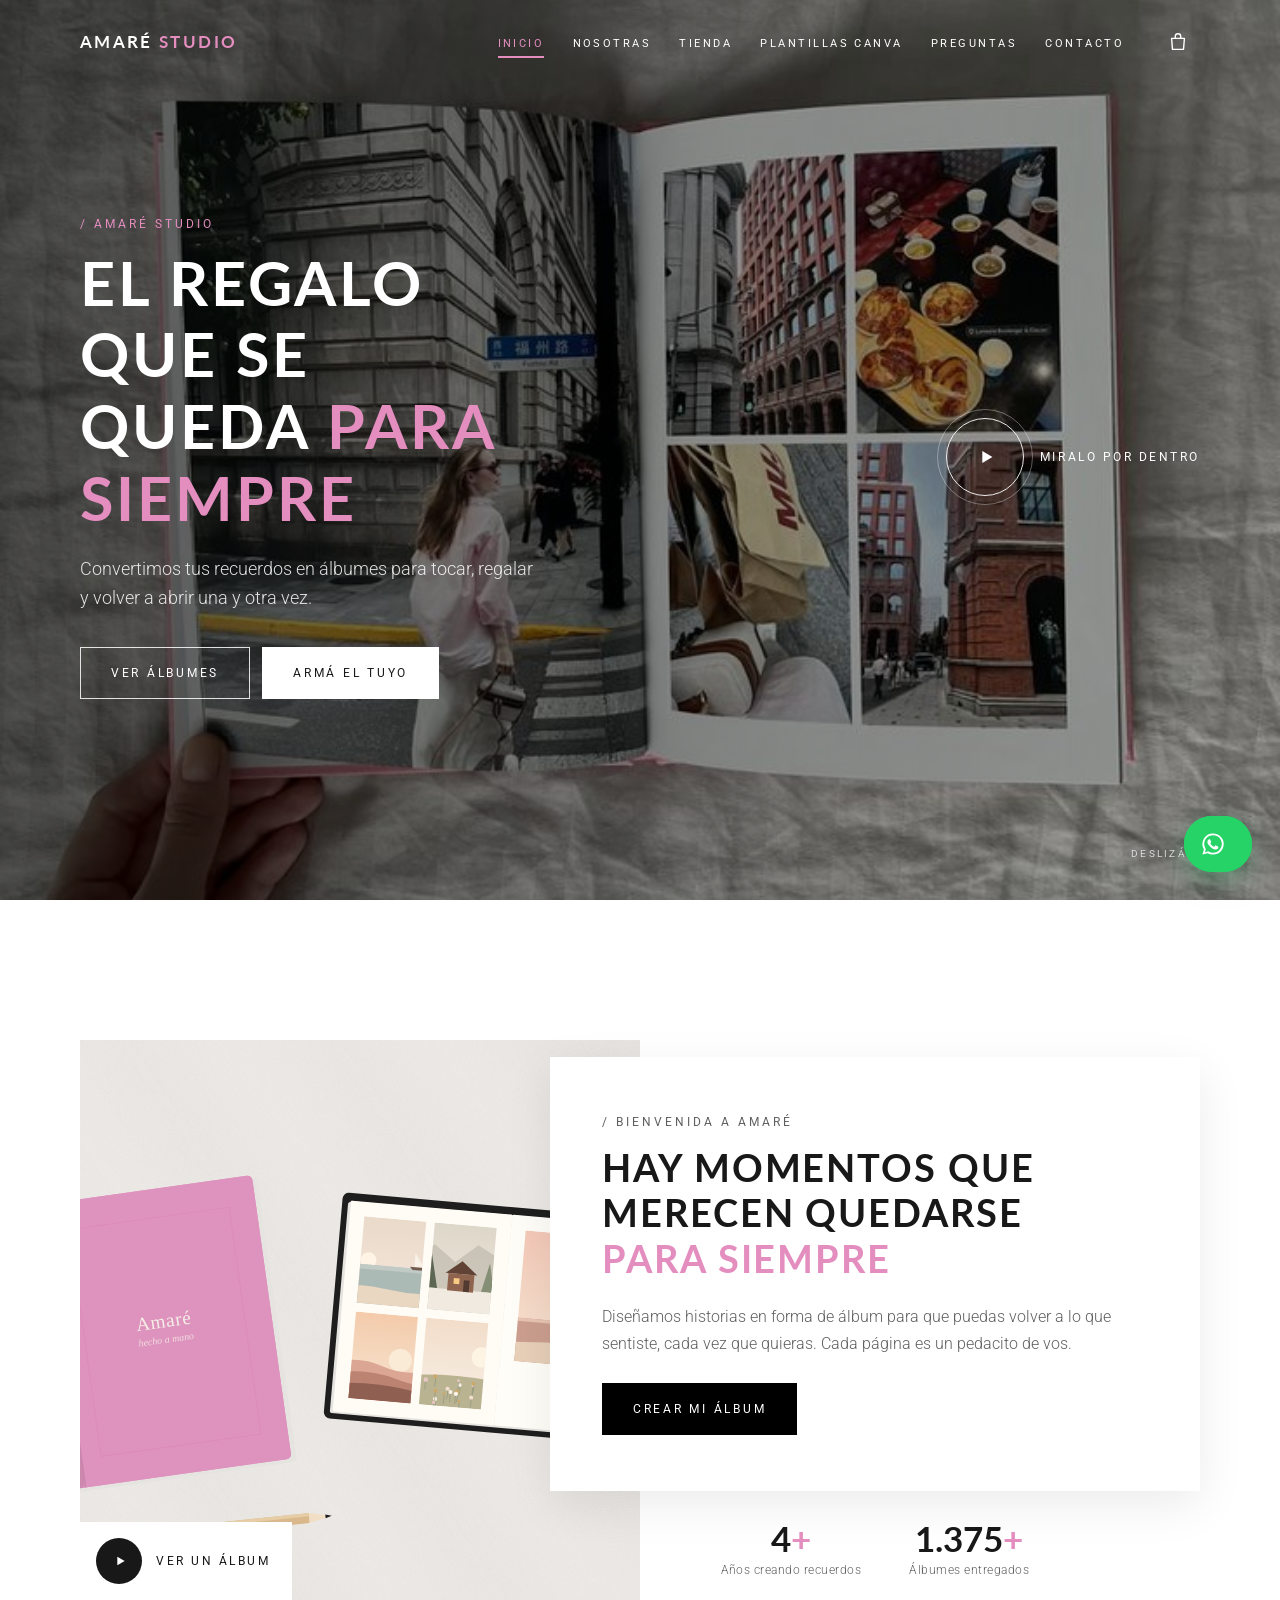
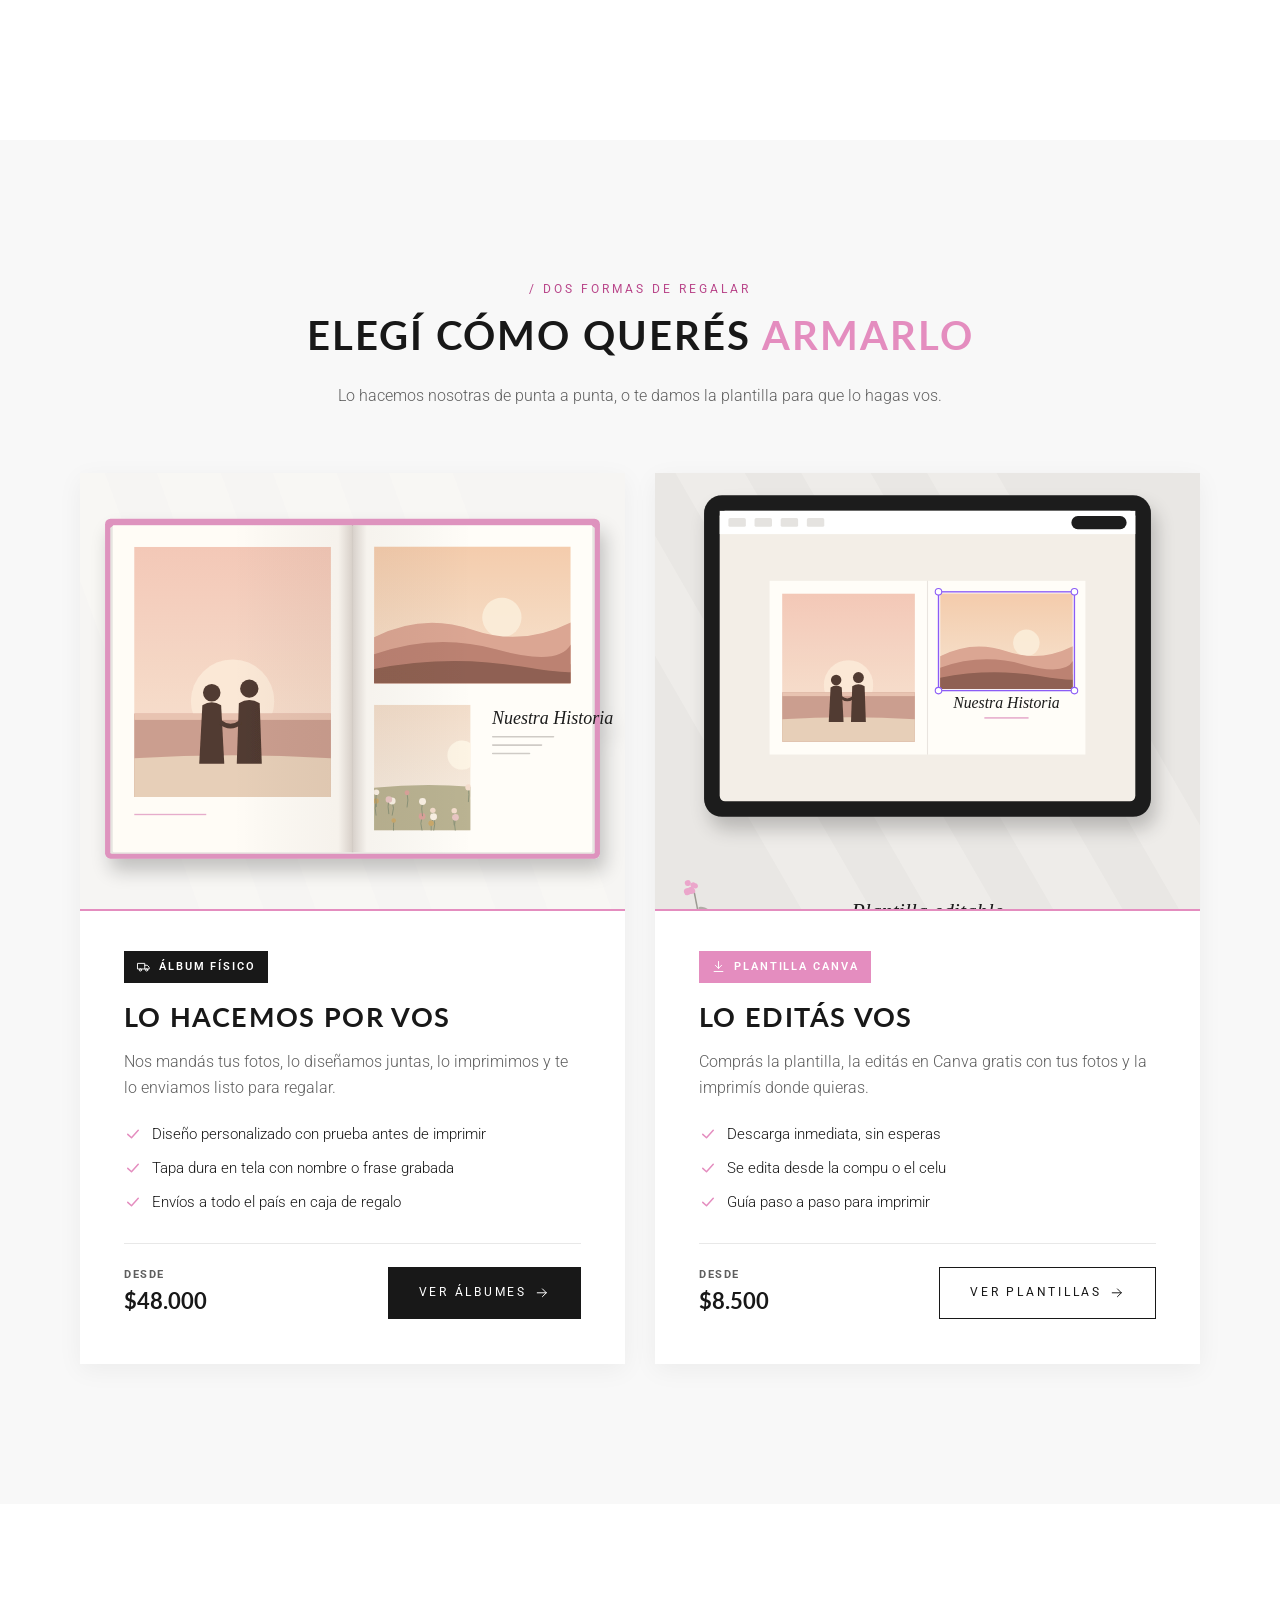
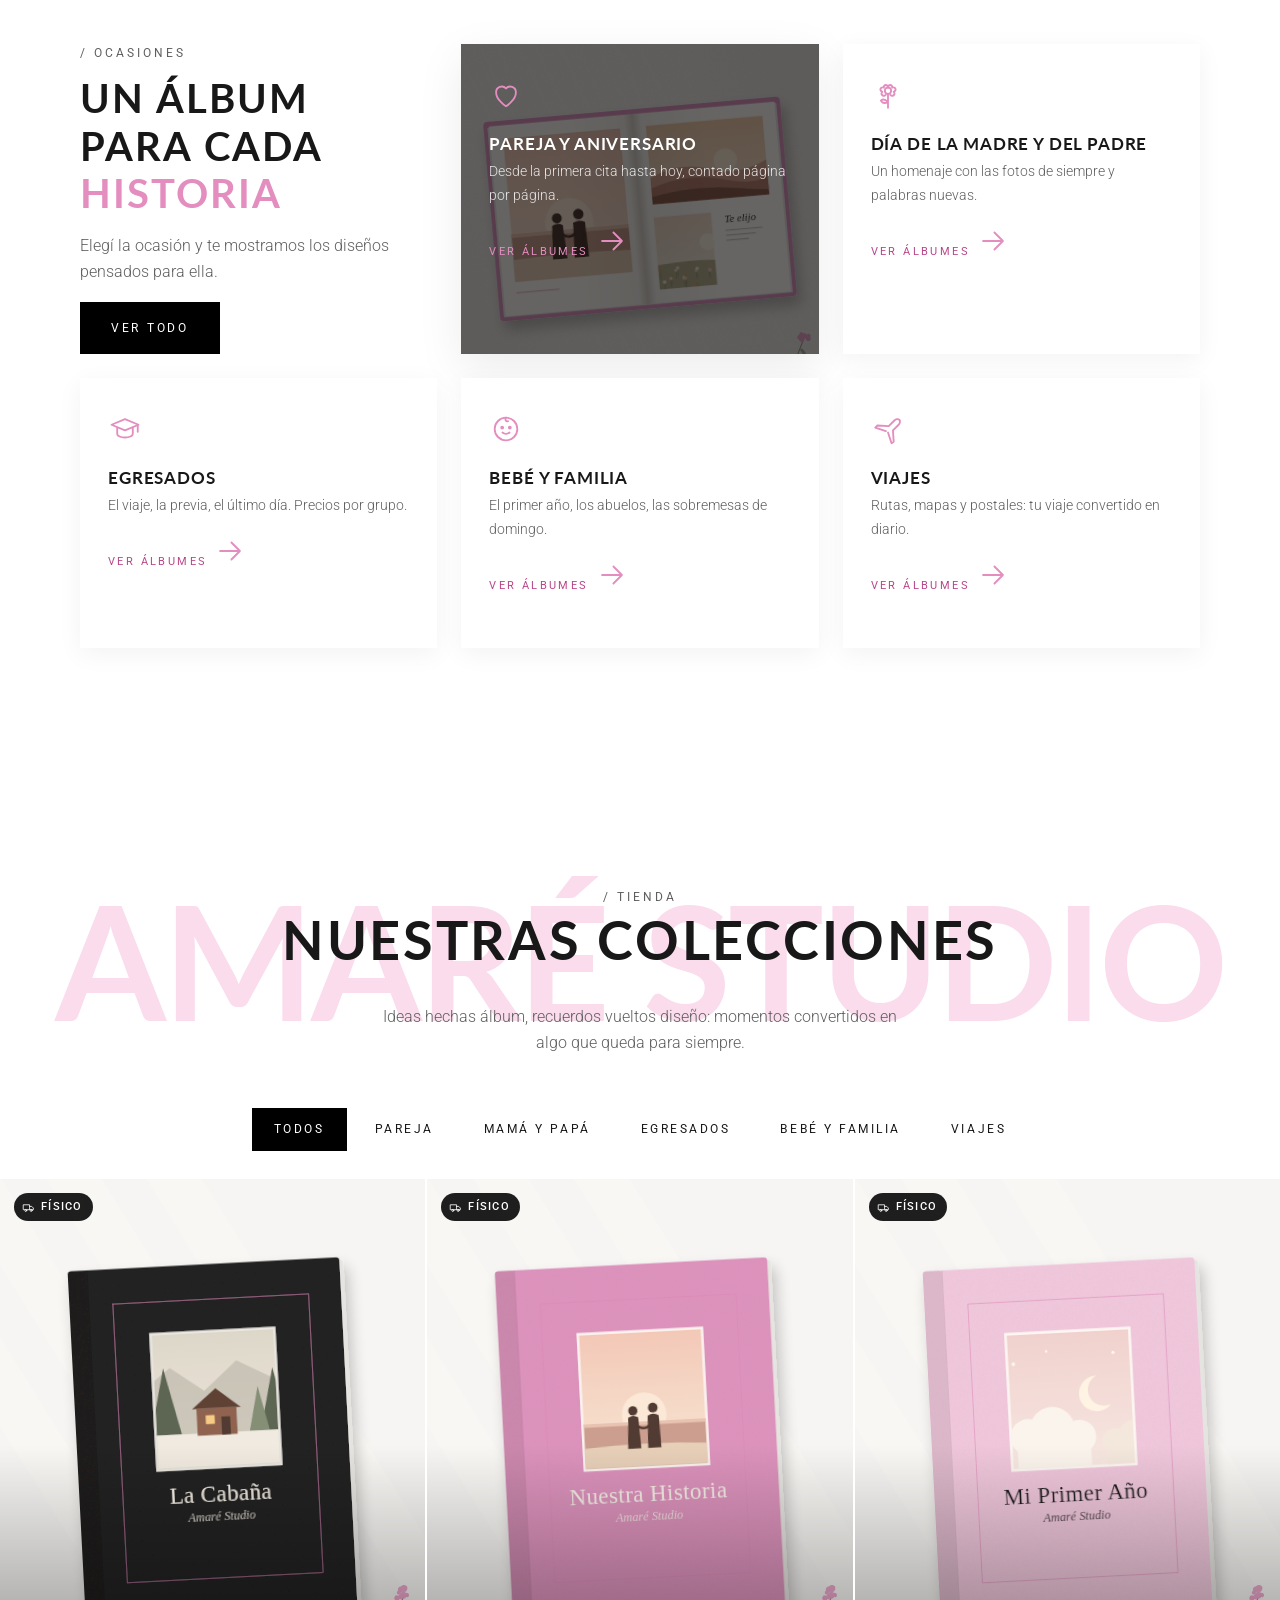
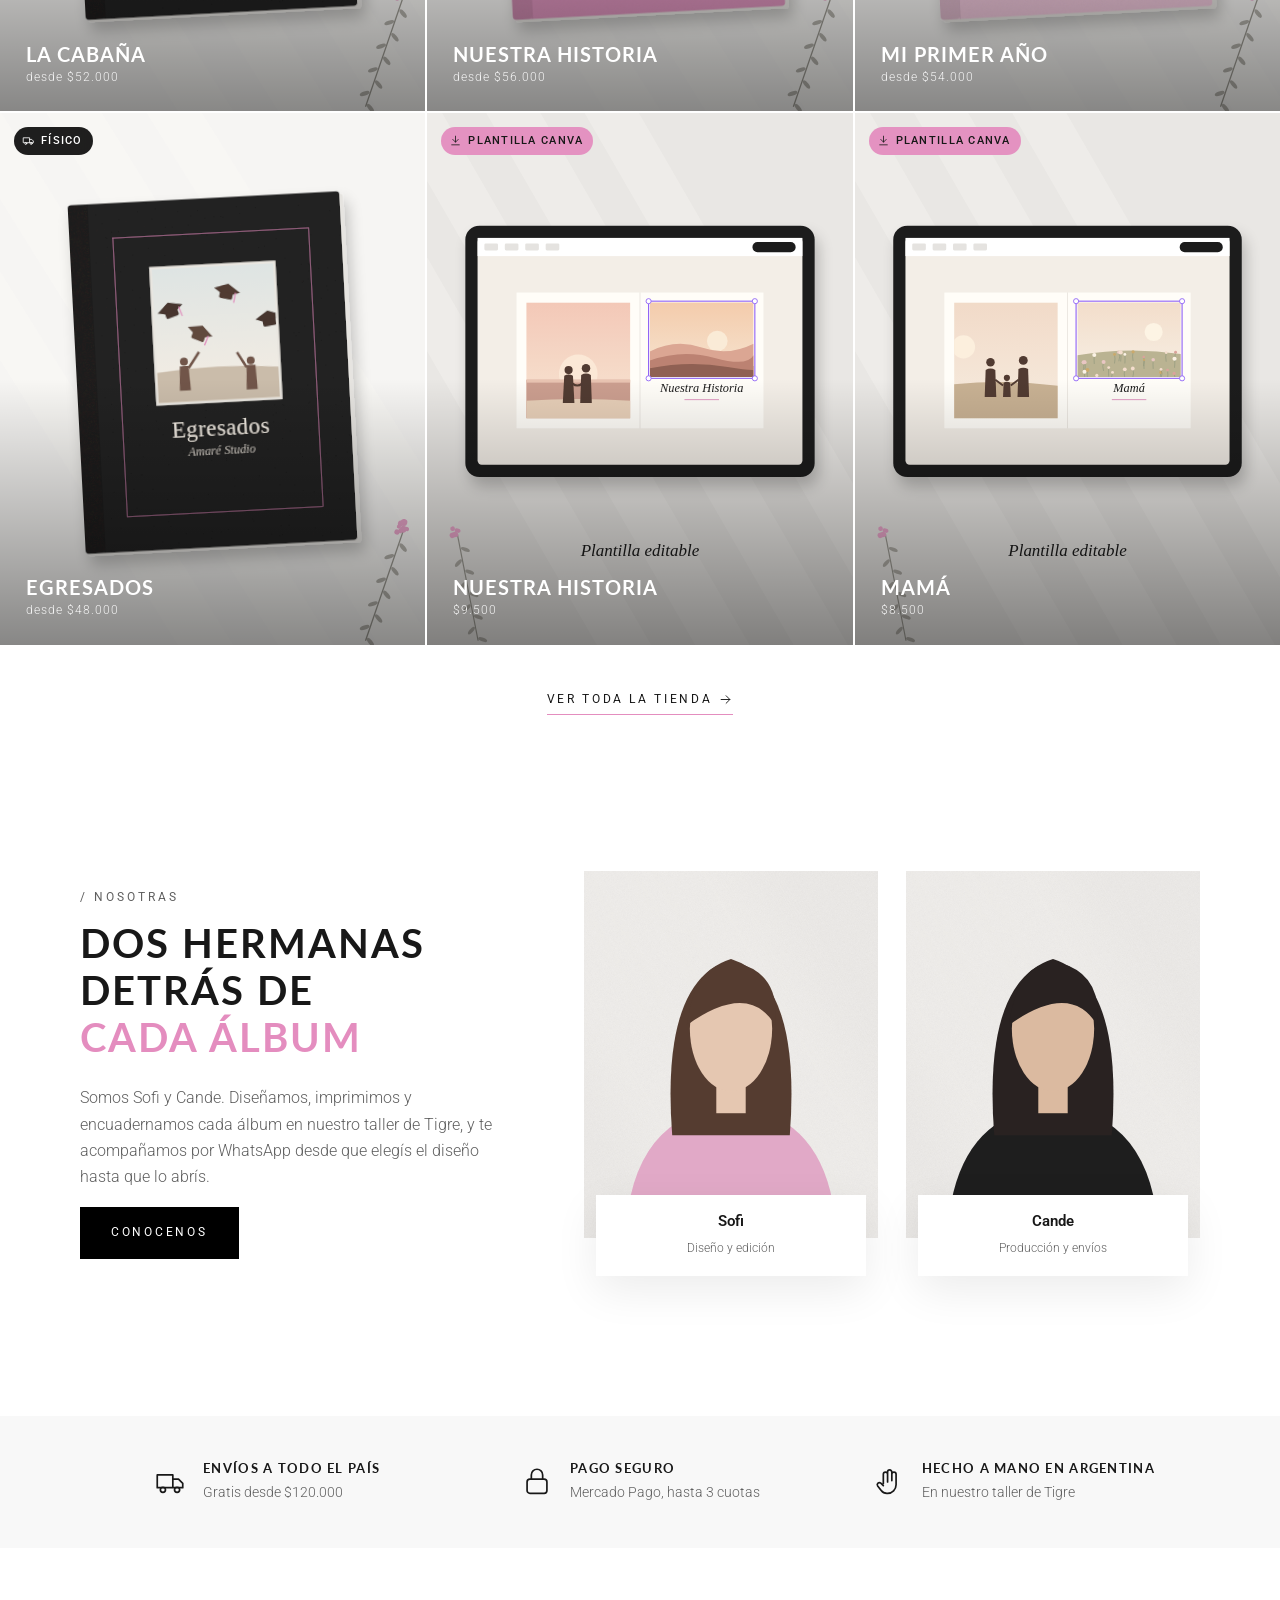
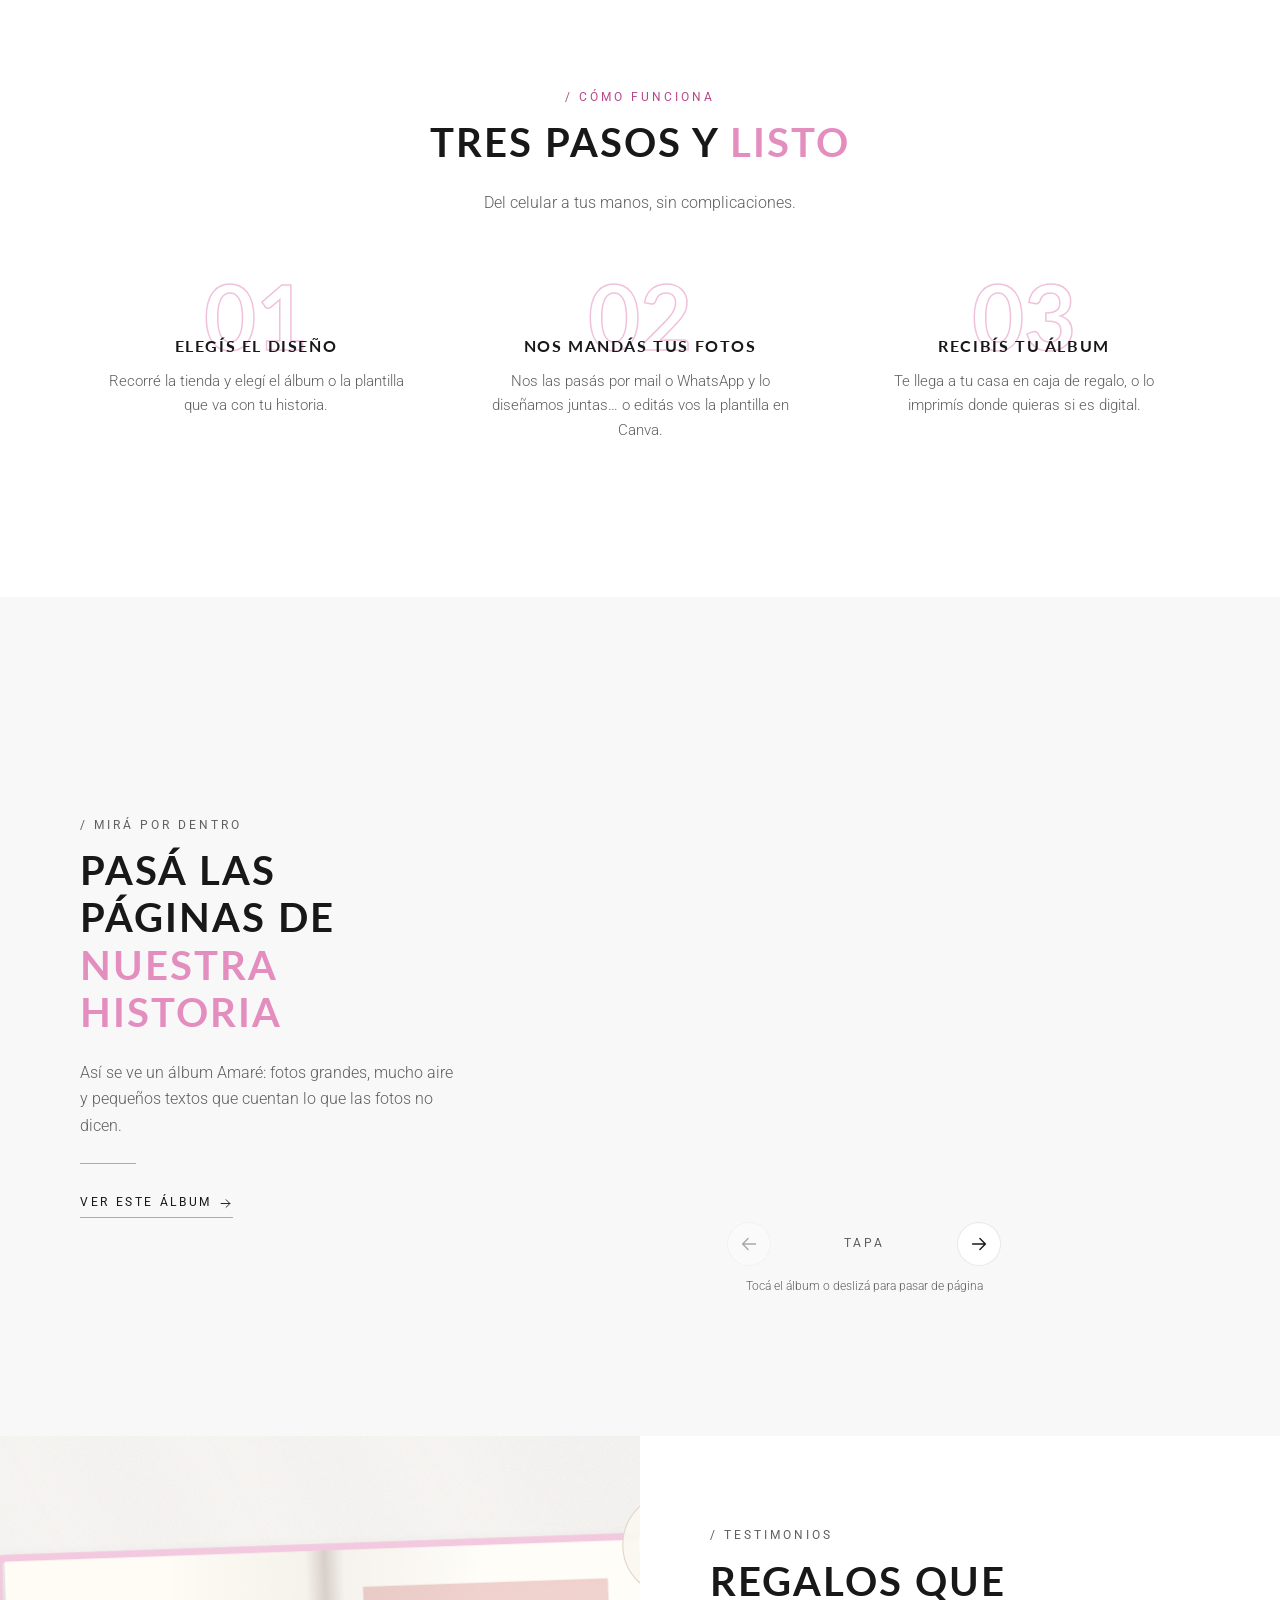
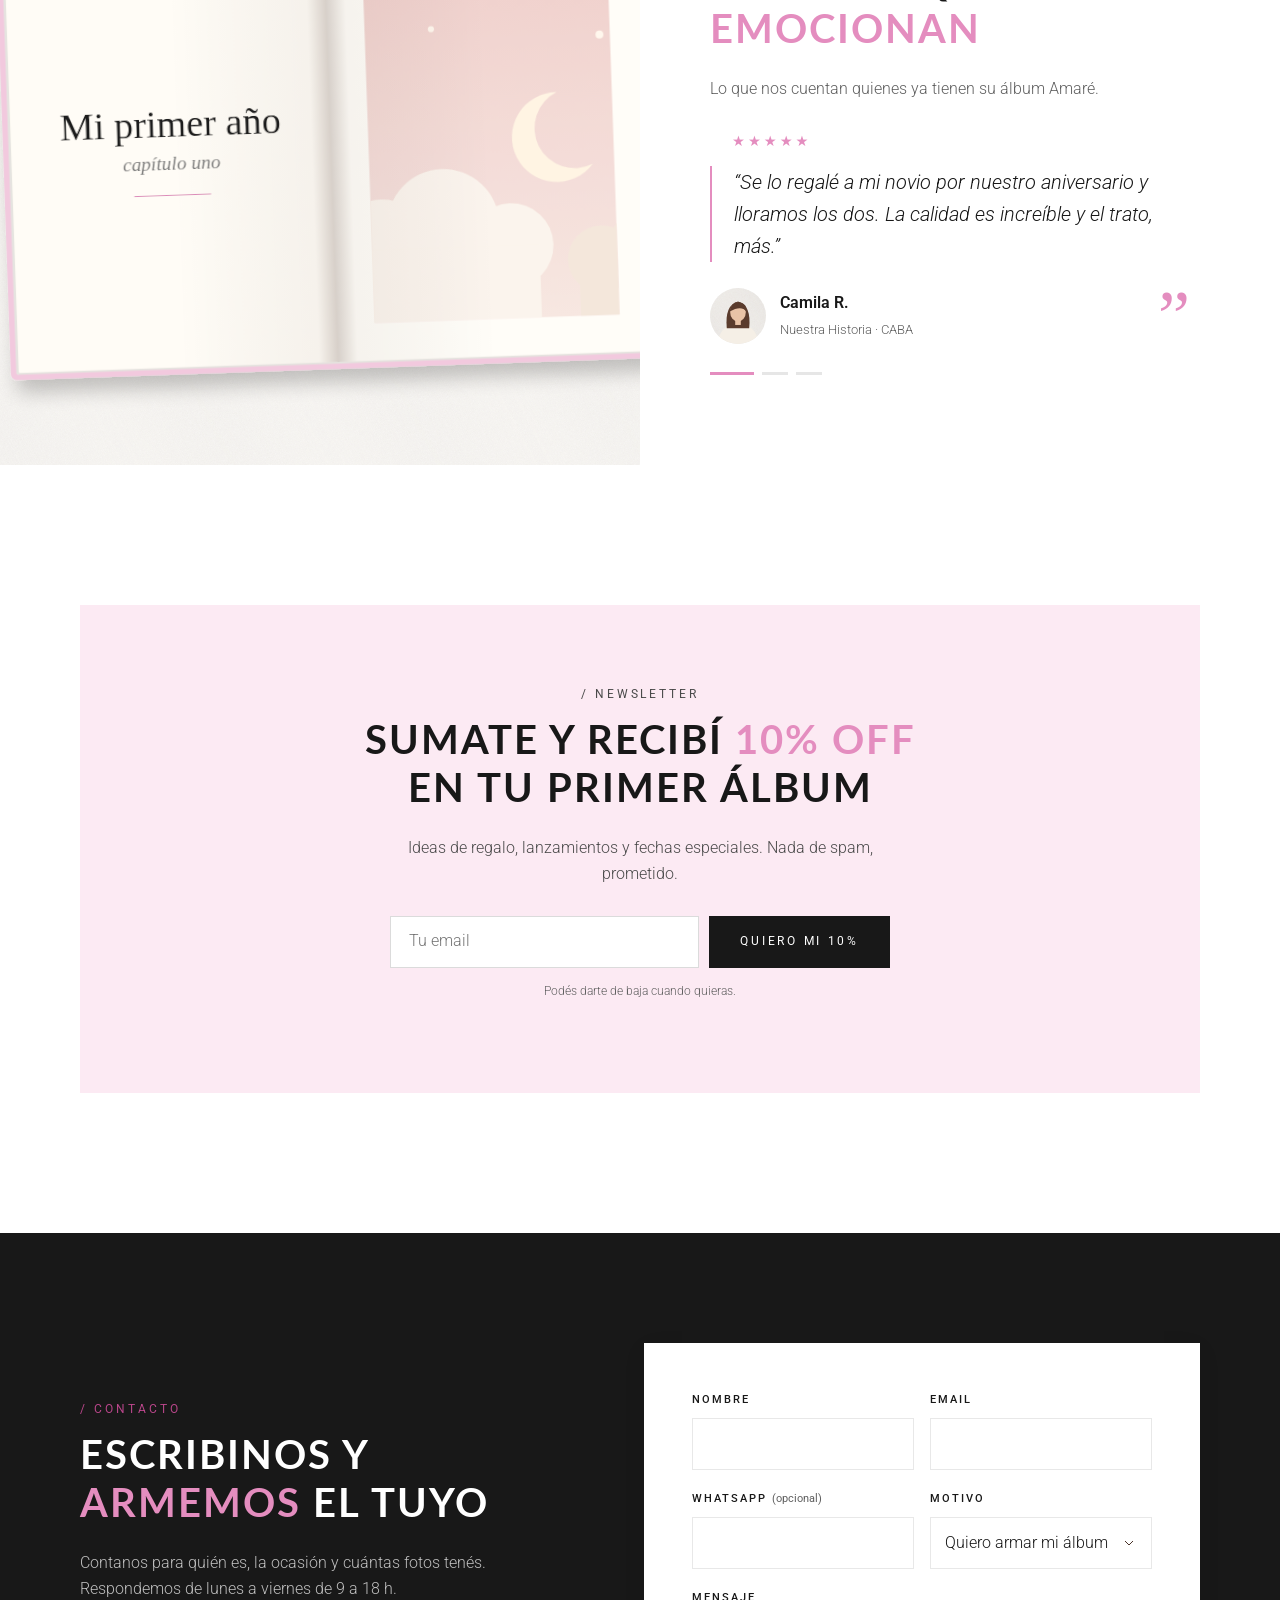
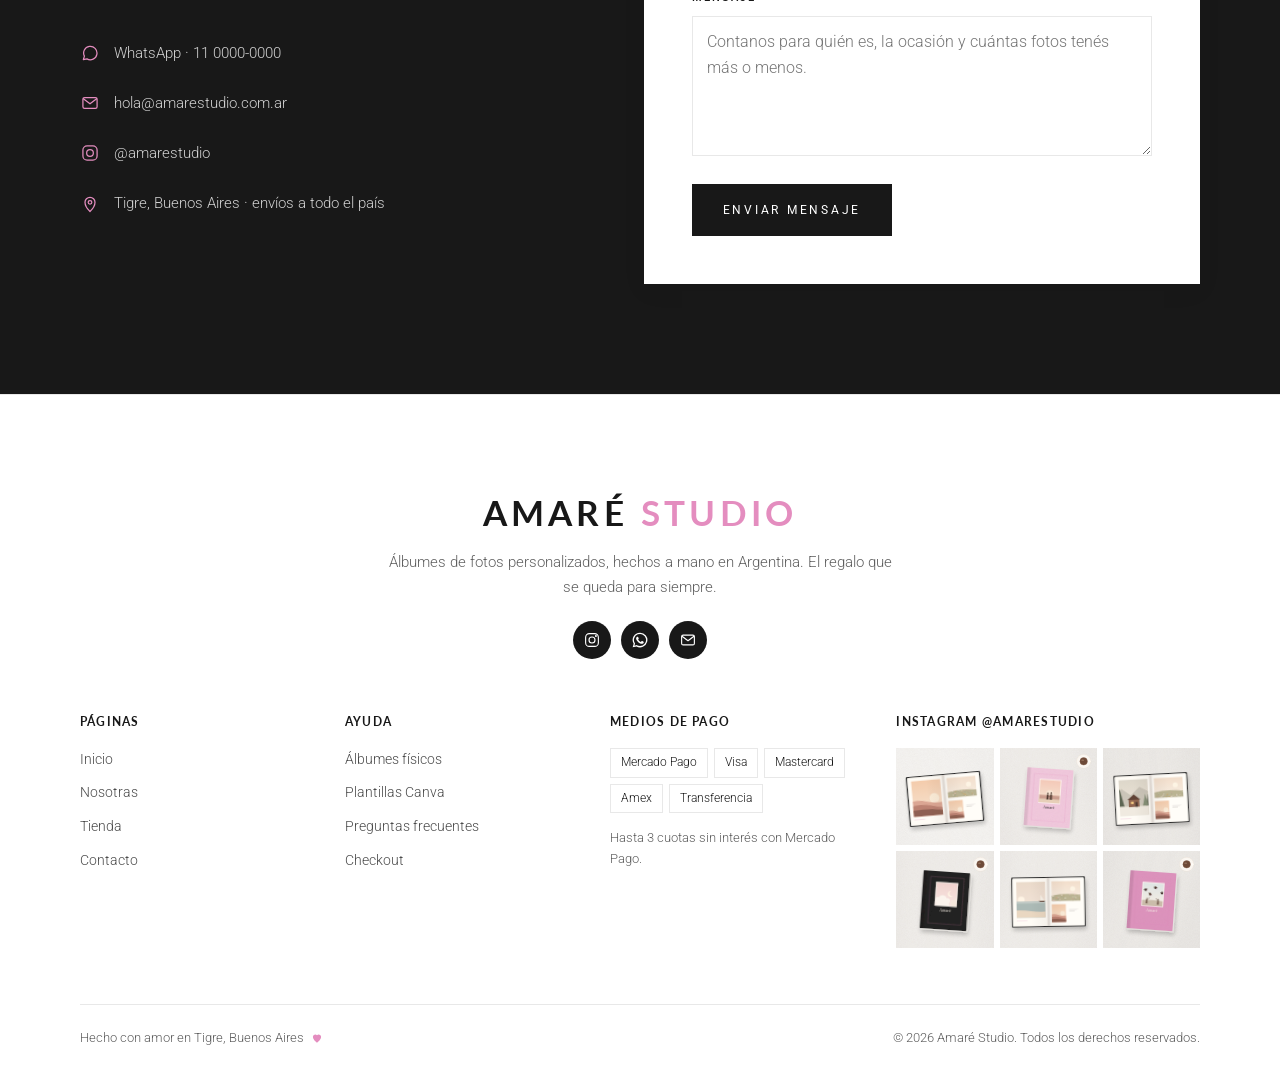
<file: index.html>
<!doctype html>
<html lang="es-AR">
<head>
  <meta charset="utf-8">
  <meta name="viewport" content="width=device-width, initial-scale=1, viewport-fit=cover">
  <title>Amaré Studio · Álbumes de fotos personalizados · El regalo que se queda para siempre</title>
  <meta name="description" content="Álbumes de fotos personalizados hechos a mano en Argentina y plantillas editables en Canva. El regalo que se queda para siempre.">
  <meta name="theme-color" content="#FFFFFF">
  <meta property="og:title" content="Amaré Studio · Álbumes de fotos personalizados · El regalo que se queda para siempre">
  <meta property="og:description" content="Álbumes de fotos personalizados hechos a mano en Argentina y plantillas editables en Canva. El regalo que se queda para siempre.">
  <meta property="og:image" content="assets/img/og-image.svg">
  <link rel="icon" href="assets/favicon.svg?v=20260929" type="image/svg+xml">
  <link rel="preconnect" href="https://fonts.googleapis.com">
  <link rel="preconnect" href="https://fonts.gstatic.com" crossorigin>
  <link href="https://fonts.googleapis.com/css2?family=Lato:wght@400;700&family=Roboto:ital,wght@0,300;0,400;0,500;1,300&display=swap" rel="stylesheet">
  <link rel="stylesheet" href="css/styles.css?v=20260929">
</head>
<body data-page="home" class="has-hero">
  <div data-component="header"></div>

  <main id="contenido">
    <!-- HERO ------------------------------------------------------------ -->
    <section class="hero" data-carousel data-interval="5500" aria-label="Amaré Studio">
      <div class="hero-slides">
        <figure class="hero-slide is-active"><img src="assets/img/hero-album.jpg" alt="Álbum de fotos abierto sobre una cama, sostenido con una mano" width="736" height="981" fetchpriority="high"></figure>
      </div>
      <div class="container hero-content">
        <div>
          <p class="eyebrow eyebrow-slash hero-in" style="--d:100ms">Amaré Studio</p>
          <h1 class="hero-in" style="--d:220ms">El regalo que se queda <em>para siempre</em></h1>
          <p class="hero-sub hero-in" style="--d:360ms">Convertimos tus recuerdos en álbumes para tocar, regalar y volver a abrir una y otra vez.</p>
          <div class="hero-ctas hero-in" style="--d:500ms">
            <a class="btn btn-ghost-light" href="tienda.html">Ver álbumes</a>
            <a class="btn btn-light" href="#contacto">Armá el tuyo</a>
          </div>
        </div>
        <a class="play-btn hero-in" href="#por-dentro" style="--d:650ms"><span class="play-circle"><svg viewBox="0 0 24 24" aria-hidden="true"><path d="M8 5.5v13l11-6.5z"/></svg></span><span>Miralo por dentro</span></a>
      </div>
      <div class="container hero-foot">
        <div class="hero-dots" role="tablist" aria-label="Imágenes del hero"></div>
        <span class="hero-scroll">Deslizá</span>
      </div>
    </section>

    <!-- BIENVENIDA: foto + tarjeta superpuesta + contadores -------------- -->
    <section class="section">
      <div class="container intro">
        <div class="intro-media reveal">
          <img src="assets/img/taller.svg" alt="Mesa de trabajo con álbumes Amaré en producción" width="1400" height="900" loading="lazy">
          <a class="video-chip" href="#por-dentro"><span class="dot"><svg viewBox="0 0 24 24" aria-hidden="true"><path d="M8 5.5v13l11-6.5z"/></svg></span> Ver un álbum</a>
        </div>
        <div class="intro-body">
          <div class="intro-card reveal" style="--d:120ms">
            <p class="eyebrow eyebrow-slash">Bienvenida a Amaré</p>
            <h2>Hay momentos que merecen quedarse <em>para siempre</em></h2>
            <p>Diseñamos historias en forma de álbum para que puedas volver a lo que sentiste, cada vez que quieras. Cada página es un pedacito de vos.</p>
            <a class="btn btn-dark" href="#contacto">Crear mi álbum</a>
          </div>
          <div class="counters reveal" style="--d:220ms">
            <div class="counter"><strong><span data-count="4">4</span><em>+</em></strong><small>Años creando recuerdos</small></div>
            <div class="counter"><strong><span data-count="1375">1.375</span><em>+</em></strong><small>Álbumes entregados</small></div>
          </div>
        </div>
      </div>
    </section>

    <!-- DOS LÍNEAS DE PRODUCTO ------------------------------------------ -->
    <section class="section section-alt">
      <div class="container">
        <div class="section-head reveal">
          <p class="eyebrow eyebrow-slash">Dos formas de regalar</p>
          <h2>Elegí cómo querés <em>armarlo</em></h2>
          <p>Lo hacemos nosotras de punta a punta, o te damos la plantilla para que lo hagas vos.</p>
        </div>
        <div class="lines">
          <article class="line-card line-card--fisico reveal">
            <a class="line-card-media" href="tienda.html#fisico" tabindex="-1" aria-hidden="true"><img src="assets/img/nuestra-historia-2.svg" alt="" width="1000" height="1250" loading="lazy"></a>
            <div class="line-card-body">
              <span class="line-card-label"><svg viewBox="0 0 24 24" aria-hidden="true"><path d="M3 7h11v9H3zM14 10h4l3 3v3h-7"/><circle cx="7" cy="17.5" r="1.8"/><circle cx="17" cy="17.5" r="1.8"/></svg> Álbum físico</span>
              <h3>Lo hacemos por vos</h3>
              <p>Nos mandás tus fotos, lo diseñamos juntas, lo imprimimos y te lo enviamos listo para regalar.</p>
              <ul class="checklist">
                <li><svg viewBox="0 0 24 24" aria-hidden="true"><path d="M5 12.5 10 17l9-10"/></svg> Diseño personalizado con prueba antes de imprimir</li>
                <li><svg viewBox="0 0 24 24" aria-hidden="true"><path d="M5 12.5 10 17l9-10"/></svg> Tapa dura en tela con nombre o frase grabada</li>
                <li><svg viewBox="0 0 24 24" aria-hidden="true"><path d="M5 12.5 10 17l9-10"/></svg> Envíos a todo el país en caja de regalo</li>
              </ul>
              <div class="card-foot">
                <p class="from"><small>Desde</small>$48.000</p>
                <a class="btn btn-primary" href="tienda.html#fisico">Ver álbumes <svg viewBox="0 0 24 24" aria-hidden="true"><path d="M5 12h14M13 6l6 6-6 6"/></svg></a>
              </div>
            </div>
          </article>
          <article class="line-card line-card--digital reveal" style="--d:120ms">
            <a class="line-card-media" href="tienda.html#digital" tabindex="-1" aria-hidden="true"><img src="assets/img/nuestra-historia-canva-1.svg" alt="" width="1000" height="1250" loading="lazy"></a>
            <div class="line-card-body">
              <span class="line-card-label"><svg viewBox="0 0 24 24" aria-hidden="true"><path d="M12 4v11M7 10l5 5 5-5M5 20h14"/></svg> Plantilla Canva</span>
              <h3>Lo editás vos</h3>
              <p>Comprás la plantilla, la editás en Canva gratis con tus fotos y la imprimís donde quieras.</p>
              <ul class="checklist">
                <li><svg viewBox="0 0 24 24" aria-hidden="true"><path d="M5 12.5 10 17l9-10"/></svg> Descarga inmediata, sin esperas</li>
                <li><svg viewBox="0 0 24 24" aria-hidden="true"><path d="M5 12.5 10 17l9-10"/></svg> Se edita desde la compu o el celu</li>
                <li><svg viewBox="0 0 24 24" aria-hidden="true"><path d="M5 12.5 10 17l9-10"/></svg> Guía paso a paso para imprimir</li>
              </ul>
              <div class="card-foot">
                <p class="from"><small>Desde</small>$8.500</p>
                <a class="btn btn-outline" href="tienda.html#digital">Ver plantillas <svg viewBox="0 0 24 24" aria-hidden="true"><path d="M5 12h14M13 6l6 6-6 6"/></svg></a>
              </div>
            </div>
          </article>
        </div>
      </div>
    </section>

    <!-- OCASIONES (grilla de "servicios" del kit) ------------------------ -->
    <section class="section">
      <div class="container services">
        <div class="services-intro reveal">
          <p class="eyebrow eyebrow-slash">Ocasiones</p>
          <h2>Un álbum para cada <em>historia</em></h2>
          <p>Elegí la ocasión y te mostramos los diseños pensados para ella.</p>
          <a class="btn btn-dark" href="tienda.html">Ver todo</a>
        </div>
          <a class="service-card reveal is-featured" href="tienda.html#pareja" style="--d:0ms">
            <img src="assets/img/col-pareja.svg" alt="" width="900" height="1150" loading="lazy">
            <svg viewBox="0 0 24 24" aria-hidden="true"><path d="M12 20s-7-4.4-7-10a4 4 0 0 1 7-2.6A4 4 0 0 1 19 10c0 5.6-7 10-7 10Z"/></svg>
            <h3>Pareja y aniversario</h3>
            <p>Desde la primera cita hasta hoy, contado página por página.</p>
            <span class="more">Ver álbumes <svg viewBox="0 0 24 24" aria-hidden="true"><path d="M5 12h14M13 6l6 6-6 6"/></svg></span>
          </a>
          <a class="service-card reveal" href="tienda.html#madre-padre" style="--d:90ms">
            <img src="assets/img/col-dia-madre-padre.svg" alt="" width="900" height="1150" loading="lazy">
            <svg viewBox="0 0 24 24" aria-hidden="true"><circle cx="12" cy="9" r="2.2"/><path d="M12 6.8c0-2.5 3-2.5 3 0 2.4-.8 3.3 2 1 2.9 1.6 2-.8 3.8-2.4 2.2M12 6.8c0-2.5-3-2.5-3 0-2.4-.8-3.3 2-1 2.9-1.6 2 .8 3.8 2.4 2.2M12 11.2V21M12 17c-2-2-4-2-5-1 1 2 3 2 5 1Z"/></svg>
            <h3>Día de la Madre y del Padre</h3>
            <p>Un homenaje con las fotos de siempre y palabras nuevas.</p>
            <span class="more">Ver álbumes <svg viewBox="0 0 24 24" aria-hidden="true"><path d="M5 12h14M13 6l6 6-6 6"/></svg></span>
          </a>
          <a class="service-card reveal" href="tienda.html#egresados" style="--d:180ms">
            <img src="assets/img/col-egresados.svg" alt="" width="900" height="1150" loading="lazy">
            <svg viewBox="0 0 24 24" aria-hidden="true"><path d="M2.5 9 12 5l9.5 4L12 13 2.5 9Z"/><path d="M6.5 11v4.5c0 1.4 2.5 2.5 5.5 2.5s5.5-1.1 5.5-2.5V11M21 9v5"/></svg>
            <h3>Egresados</h3>
            <p>El viaje, la previa, el último día. Precios por grupo.</p>
            <span class="more">Ver álbumes <svg viewBox="0 0 24 24" aria-hidden="true"><path d="M5 12h14M13 6l6 6-6 6"/></svg></span>
          </a>
          <a class="service-card reveal" href="tienda.html#bebe-familia" style="--d:0ms">
            <img src="assets/img/col-bebe-familia.svg" alt="" width="900" height="1150" loading="lazy">
            <svg viewBox="0 0 24 24" aria-hidden="true"><circle cx="12" cy="12" r="8"/><circle cx="9.3" cy="11" r=".7"/><circle cx="14.7" cy="11" r=".7"/><path d="M9.5 14.5c1.4 1.2 3.6 1.2 5 0M12 4c-1 1.5 0 3 1.5 2.5"/></svg>
            <h3>Bebé y familia</h3>
            <p>El primer año, los abuelos, las sobremesas de domingo.</p>
            <span class="more">Ver álbumes <svg viewBox="0 0 24 24" aria-hidden="true"><path d="M5 12h14M13 6l6 6-6 6"/></svg></span>
          </a>
          <a class="service-card reveal" href="tienda.html#viajes" style="--d:90ms">
            <img src="assets/img/col-viajes.svg" alt="" width="900" height="1150" loading="lazy">
            <svg viewBox="0 0 24 24" aria-hidden="true"><path d="M10.5 13.5 3 11l1.5-1.5 8 .5 4-4c1-1 2.8-1.3 3.5-.5.8.7.5 2.5-.5 3.5l-4 4 .5 8L14.5 22 12 14.5"/></svg>
            <h3>Viajes</h3>
            <p>Rutas, mapas y postales: tu viaje convertido en diario.</p>
            <span class="more">Ver álbumes <svg viewBox="0 0 24 24" aria-hidden="true"><path d="M5 12h14M13 6l6 6-6 6"/></svg></span>
          </a>
      </div>
    </section>

    <!-- COLECCIONES (proyectos del kit) --------------------------------- -->
    <section class="section section-tight" id="colecciones" style="padding-bottom:0">
      <div class="collections-head watermark-wrap reveal">
        <span class="watermark" aria-hidden="true">AMARÉ STUDIO</span>
        <p class="eyebrow eyebrow-slash">Tienda</p>
        <h2>Nuestras colecciones</h2>
        <p>Ideas hechas álbum, recuerdos vueltos diseño: momentos convertidos en algo que queda para siempre.</p>
      </div>
      <div class="tabs" role="tablist" aria-label="Filtrar por ocasión" data-collection-tabs></div>
      <div class="collection-grid" data-collection-grid aria-live="polite"></div>
      <p class="collections-more"><a class="link-arrow" href="tienda.html" data-collection-more><span>Ver toda la tienda</span> <svg viewBox="0 0 24 24" aria-hidden="true"><path d="M5 12h14M13 6l6 6-6 6"/></svg></a></p>
    </section>

    <!-- EQUIPO ---------------------------------------------------------- -->
    <section class="section">
      <div class="container team">
        <div class="team-intro reveal">
          <p class="eyebrow eyebrow-slash">Nosotras</p>
          <h2>Dos hermanas detrás de <em>cada álbum</em></h2>
          <p>Somos Sofi y Cande. Diseñamos, imprimimos y encuadernamos cada álbum en nuestro taller de Tigre, y te acompañamos por WhatsApp desde que elegís el diseño hasta que lo abrís.</p>
          <a class="btn btn-dark" href="nosotras.html">Conocenos</a>
        </div>
        <div class="team-cards">
          <article class="team-card reveal">
            <div class="team-card-img"><img src="assets/img/hermana-1.svg" alt="Sofi, cofundadora de Amaré Studio" width="800" height="1000" loading="lazy"></div>
            <div class="team-card-name"><strong>Sofi</strong><small>Diseño y edición</small></div>
          </article>
          <article class="team-card reveal" style="--d:120ms">
            <div class="team-card-img"><img src="assets/img/hermana-2.svg" alt="Cande, cofundadora de Amaré Studio" width="800" height="1000" loading="lazy"></div>
            <div class="team-card-name"><strong>Cande</strong><small>Producción y envíos</small></div>
          </article>
        </div>
      </div>
    </section>

    <!-- CONFIANZA (fila de logos del kit) ------------------------------- -->
    <section class="trust" aria-label="Por qué comprar en Amaré">
      <div class="container">
        <ul class="trust-list">
          <li class="reveal"><svg viewBox="0 0 24 24" aria-hidden="true"><path d="M3 7h11v9H3zM14 10h4l3 3v3h-7"/><circle cx="7" cy="17.5" r="1.8"/><circle cx="17" cy="17.5" r="1.8"/></svg><div><strong>Envíos a todo el país</strong><span>Gratis desde $120.000</span></div></li>
          <li class="reveal" style="--d:100ms"><svg viewBox="0 0 24 24" aria-hidden="true"><rect x="5" y="10" width="14" height="10" rx="2"/><path d="M8 10V7a4 4 0 0 1 8 0v3"/></svg><div><strong>Pago seguro</strong><span>Mercado Pago, hasta 3 cuotas</span></div></li>
          <li class="reveal" style="--d:200ms"><svg viewBox="0 0 24 24" aria-hidden="true"><path d="M8 13V6.5a1.5 1.5 0 0 1 3 0V12M11 11V5a1.5 1.5 0 0 1 3 0v6M14 11V6.5a1.5 1.5 0 0 1 3 0V14a6 6 0 0 1-6 6h-.5a5 5 0 0 1-4-2L4 14.8a1.5 1.5 0 0 1 2.2-2L8 14.5"/></svg><div><strong>Hecho a mano en Argentina</strong><span>En nuestro taller de Tigre</span></div></li>
        </ul>
      </div>
    </section>

    <!-- CÓMO FUNCIONA --------------------------------------------------- -->
    <section class="section" id="como-funciona">
      <div class="container">
        <div class="section-head reveal">
          <p class="eyebrow eyebrow-slash">Cómo funciona</p>
          <h2>Tres pasos y <em>listo</em></h2>
          <p>Del celular a tus manos, sin complicaciones.</p>
        </div>
        <ol class="steps">
          <li class="step reveal"><span class="step-num" aria-hidden="true">01</span><h3>Elegís el diseño</h3><p>Recorré la tienda y elegí el álbum o la plantilla que va con tu historia.</p></li>
          <li class="step reveal" style="--d:120ms"><span class="step-num" aria-hidden="true">02</span><h3>Nos mandás tus fotos</h3><p>Nos las pasás por mail o WhatsApp y lo diseñamos juntas… o editás vos la plantilla en Canva.</p></li>
          <li class="step reveal" style="--d:240ms"><span class="step-num" aria-hidden="true">03</span><h3>Recibís tu álbum</h3><p>Te llega a tu casa en caja de regalo, o lo imprimís donde quieras si es digital.</p></li>
        </ol>
      </div>
    </section>

    <!-- FLIPBOOK -------------------------------------------------------- -->
    <section class="section section-alt" id="por-dentro">
      <div class="container flip-layout">
        <div class="flip-copy reveal">
          <p class="eyebrow eyebrow-slash">Mirá por dentro</p>
          <h2>Pasá las páginas de <em>Nuestra Historia</em></h2>
          <p>Así se ve un álbum Amaré: fotos grandes, mucho aire y pequeños textos que cuentan lo que las fotos no dicen.</p>
          <div class="gold-rule"></div>
          <a class="link-arrow" href="producto.html#nuestra-historia">Ver este álbum <svg viewBox="0 0 24 24" aria-hidden="true"><path d="M5 12h14M13 6l6 6-6 6"/></svg></a>
        </div>
        <div class="flipbook reveal" data-flipbook tabindex="0" aria-label="Álbum de ejemplo. Usá las flechas para pasar las páginas." style="--d:150ms">
          <div class="fb-stage">
            <div class="fb-book">
              <div class="fb-leaf">
                <div class="fb-face fb-front fb-cover"><div><h3>Nuestra Historia</h3><p>Juli &amp; Tomi · 2019</p></div></div>
                <div class="fb-face fb-back"><div class="fb-page fb-page-text"><p class="fb-small">Capítulo uno</p><h3>Cómo empezó <em>todo</em></h3><div class="gold-rule"></div><p class="fb-caption">Un café que se hizo largo<br>y una charla que no terminó más.</p></div></div>
              </div>
              <div class="fb-leaf">
                <div class="fb-face fb-front"><div class="fb-page"><img src="assets/img/scene-couple.svg" alt="" loading="lazy"><p class="fb-caption">Verano 2019, el primer viaje</p></div></div>
                <div class="fb-face fb-back"><div class="fb-page fb-page-duo"><img src="assets/img/scene-sea.svg" alt="" loading="lazy"><img src="assets/img/scene-sunset.svg" alt="" loading="lazy"></div></div>
              </div>
              <div class="fb-leaf">
                <div class="fb-face fb-front"><div class="fb-page"><img src="assets/img/scene-mountains.svg" alt="" loading="lazy"><p class="fb-caption">Ruta 40, kilómetro 3.000</p></div></div>
                <div class="fb-face fb-back"><div class="fb-page fb-page-text"><p class="fb-small">Capítulo dos</p><h3>Y elegimos <em>quedarnos</em></h3><div class="gold-rule"></div><p class="fb-caption">La casa, el perro, los domingos.</p></div></div>
              </div>
              <div class="fb-leaf">
                <div class="fb-face fb-front"><div class="fb-page"><img src="assets/img/scene-flowers.svg" alt="" loading="lazy"><p class="fb-caption">Hoy, y todos los días</p></div></div>
                <div class="fb-face fb-back fb-backcover"><span>Amaré Studio</span></div>
              </div>
            </div>
          </div>
          <div class="fb-controls">
            <button type="button" class="icon-btn" data-fb-prev aria-label="Página anterior"><svg viewBox="0 0 24 24" aria-hidden="true"><path d="M19 12H5M11 6l-6 6 6 6"/></svg></button>
            <span class="fb-status" data-fb-status aria-live="polite">Tapa</span>
            <button type="button" class="icon-btn" data-fb-next aria-label="Página siguiente"><svg viewBox="0 0 24 24" aria-hidden="true"><path d="M5 12h14M13 6l6 6-6 6"/></svg></button>
          </div>
          <p class="fb-hint">Tocá el álbum o deslizá para pasar de página</p>
        </div>
      </div>
    </section>

    <!-- TESTIMONIOS (foto + slider) ------------------------------------- -->
    <section class="testi">
      <div class="testi-media reveal"><img src="assets/img/hero-3.svg" alt="Álbum Mi primer año abierto sobre una mesa" width="1600" height="1100" loading="lazy"></div>
      <div class="testi-body reveal" style="--d:120ms">
        <p class="eyebrow eyebrow-slash">Testimonios</p>
        <h2>Regalos que <em>emocionan</em></h2>
        <p>Lo que nos cuentan quienes ya tienen su álbum Amaré.</p>
        <div class="testi-slider" data-testi>
            <figure class="testi-slide is-active">
              <div class="stars" aria-label="5 de 5 estrellas">★★★★★</div>
              <blockquote>“Se lo regalé a mi novio por nuestro aniversario y lloramos los dos. La calidad es increíble y el trato, más.”</blockquote>
              <figcaption class="testi-author"><img src="assets/img/avatar-1.svg" alt="" width="56" height="56" loading="lazy"><span><strong>Camila R.</strong><small>Nuestra Historia · CABA</small></span><span class="quote-mark" aria-hidden="true">”</span></figcaption>
            </figure>
            <figure class="testi-slide">
              <div class="stars" aria-label="5 de 5 estrellas">★★★★★</div>
              <blockquote>“Compré la plantilla de Mamá y la armé en una tarde desde el celu. Quedó hermosa impresa, parece de librería.”</blockquote>
              <figcaption class="testi-author"><img src="assets/img/avatar-2.svg" alt="" width="56" height="56" loading="lazy"><span><strong>Lucía M.</strong><small>Plantilla Mamá · Córdoba</small></span><span class="quote-mark" aria-hidden="true">”</span></figcaption>
            </figure>
            <figure class="testi-slide">
              <div class="stars" aria-label="5 de 5 estrellas">★★★★★</div>
              <blockquote>“El álbum del primer año de Benja es lo más lindo que tenemos en casa. Las chicas me ayudaron a elegir cada foto.”</blockquote>
              <figcaption class="testi-author"><img src="assets/img/avatar-3.svg" alt="" width="56" height="56" loading="lazy"><span><strong>Florencia G.</strong><small>Mi Primer Año · Tigre</small></span><span class="quote-mark" aria-hidden="true">”</span></figcaption>
            </figure>
          <div class="testi-dots"></div>
        </div>
      </div>
    </section>

    <!-- NEWSLETTER ------------------------------------------------------ -->
    <section class="section">
      <div class="container">
        <div class="newsletter reveal">
          <p class="eyebrow eyebrow-slash">Newsletter</p>
          <h2>Sumate y recibí <em>10% OFF</em> en tu primer álbum</h2>
          <p>Ideas de regalo, lanzamientos y fechas especiales. Nada de spam, prometido.</p>
          <form class="newsletter-form" data-newsletter novalidate>
            <label class="sr-only" for="nl-email">Tu email</label>
            <input id="nl-email" type="email" name="email" placeholder="Tu email" required autocomplete="email">
            <button class="btn btn-primary" type="submit">Quiero mi 10%</button>
          </form>
          <p class="fine-print">Podés darte de baja cuando quieras.</p>
        </div>
      </div>
    </section>

    <!-- CONTACTO (Get in touch del kit) --------------------------------- -->
    <section class="contact-block" id="contacto">
      <div class="container">
        <div class="reveal">
          <p class="eyebrow eyebrow-slash">Contacto</p>
          <h2>Escribinos y <em>armemos</em> el tuyo</h2>
          <p class="contact-sub">Contanos para quién es, la ocasión y cuántas fotos tenés. Respondemos de lunes a viernes de 9 a 18 h.</p>
          <ul class="contact-list">
            <li><a href="https://wa.me/5491100000000" data-whatsapp target="_blank" rel="noopener"><svg viewBox="0 0 24 24" aria-hidden="true"><path d="M4 20l1.3-4.2A8 8 0 1 1 8.4 19L4 20Z"/></svg> WhatsApp · 11 0000-0000</a></li>
            <li><a href="mailto:hola@amarestudio.com.ar"><svg viewBox="0 0 24 24" aria-hidden="true"><rect x="3.5" y="5.5" width="17" height="13" rx="2"/><path d="m4 7 8 6 8-6"/></svg> hola@amarestudio.com.ar</a></li>
            <li><a href="https://instagram.com/amarestudio" target="_blank" rel="noopener"><svg viewBox="0 0 24 24" aria-hidden="true"><rect x="3.5" y="3.5" width="17" height="17" rx="5"/><circle cx="12" cy="12" r="4"/></svg> @amarestudio</a></li>
            <li><span><svg viewBox="0 0 24 24" aria-hidden="true"><path d="M12 21s-6-5.5-6-11a6 6 0 0 1 12 0c0 5.5-6 11-6 11Z"/><circle cx="12" cy="10" r="2.2"/></svg> Tigre, Buenos Aires · envíos a todo el país</span></li>
          </ul>
        </div>
        <form class="contact-form reveal" data-contact-form novalidate style="--d:120ms">
          <div class="grid-2">
            <div class="field"><label for="c-nombre">Nombre</label><input id="c-nombre" name="nombre" required autocomplete="name"></div>
            <div class="field"><label for="c-email">Email</label><input id="c-email" name="email" type="email" required autocomplete="email"></div>
            <div class="field"><label for="c-tel">WhatsApp <span class="optional">(opcional)</span></label><input id="c-tel" name="telefono" type="tel" autocomplete="tel"></div>
            <div class="field"><label for="c-motivo">Motivo</label>
              <select id="c-motivo" name="motivo">
                <option value="disenio">Quiero armar mi álbum</option>
                <option value="pedido">Consulta sobre un pedido</option>
                <option value="grupos">Precios para grupos / egresados</option>
                <option value="otro">Otro</option>
              </select>
            </div>
          </div>
          <div class="field"><label for="c-mensaje">Mensaje</label><textarea id="c-mensaje" name="mensaje" required placeholder="Contanos para quién es, la ocasión y cuántas fotos tenés más o menos."></textarea></div>
          <button class="btn btn-primary" type="submit"><span class="btn-label">Enviar mensaje</span></button>
        </form>
      </div>
    </section>

  </main>

  <div data-component="footer"></div>

  <script defer src="js/config.js?v=20260929"></script>
  <script defer src="js/data/products.js?v=20260929"></script>
  <script defer src="js/services/catalog.js?v=20260929"></script>
  <script defer src="js/cart.js?v=20260929"></script>
  <script defer src="js/ui/components.js?v=20260929"></script>
  <script defer src="js/ui/cart-drawer.js?v=20260929"></script>
  <script defer src="js/ui/effects.js?v=20260929"></script>
  <script defer src="js/pages/home.js?v=20260929"></script>
  <script defer src="js/pages/contact.js?v=20260929"></script>
  <script defer src="js/main.js?v=20260929"></script>
</body>
</html>
</file>
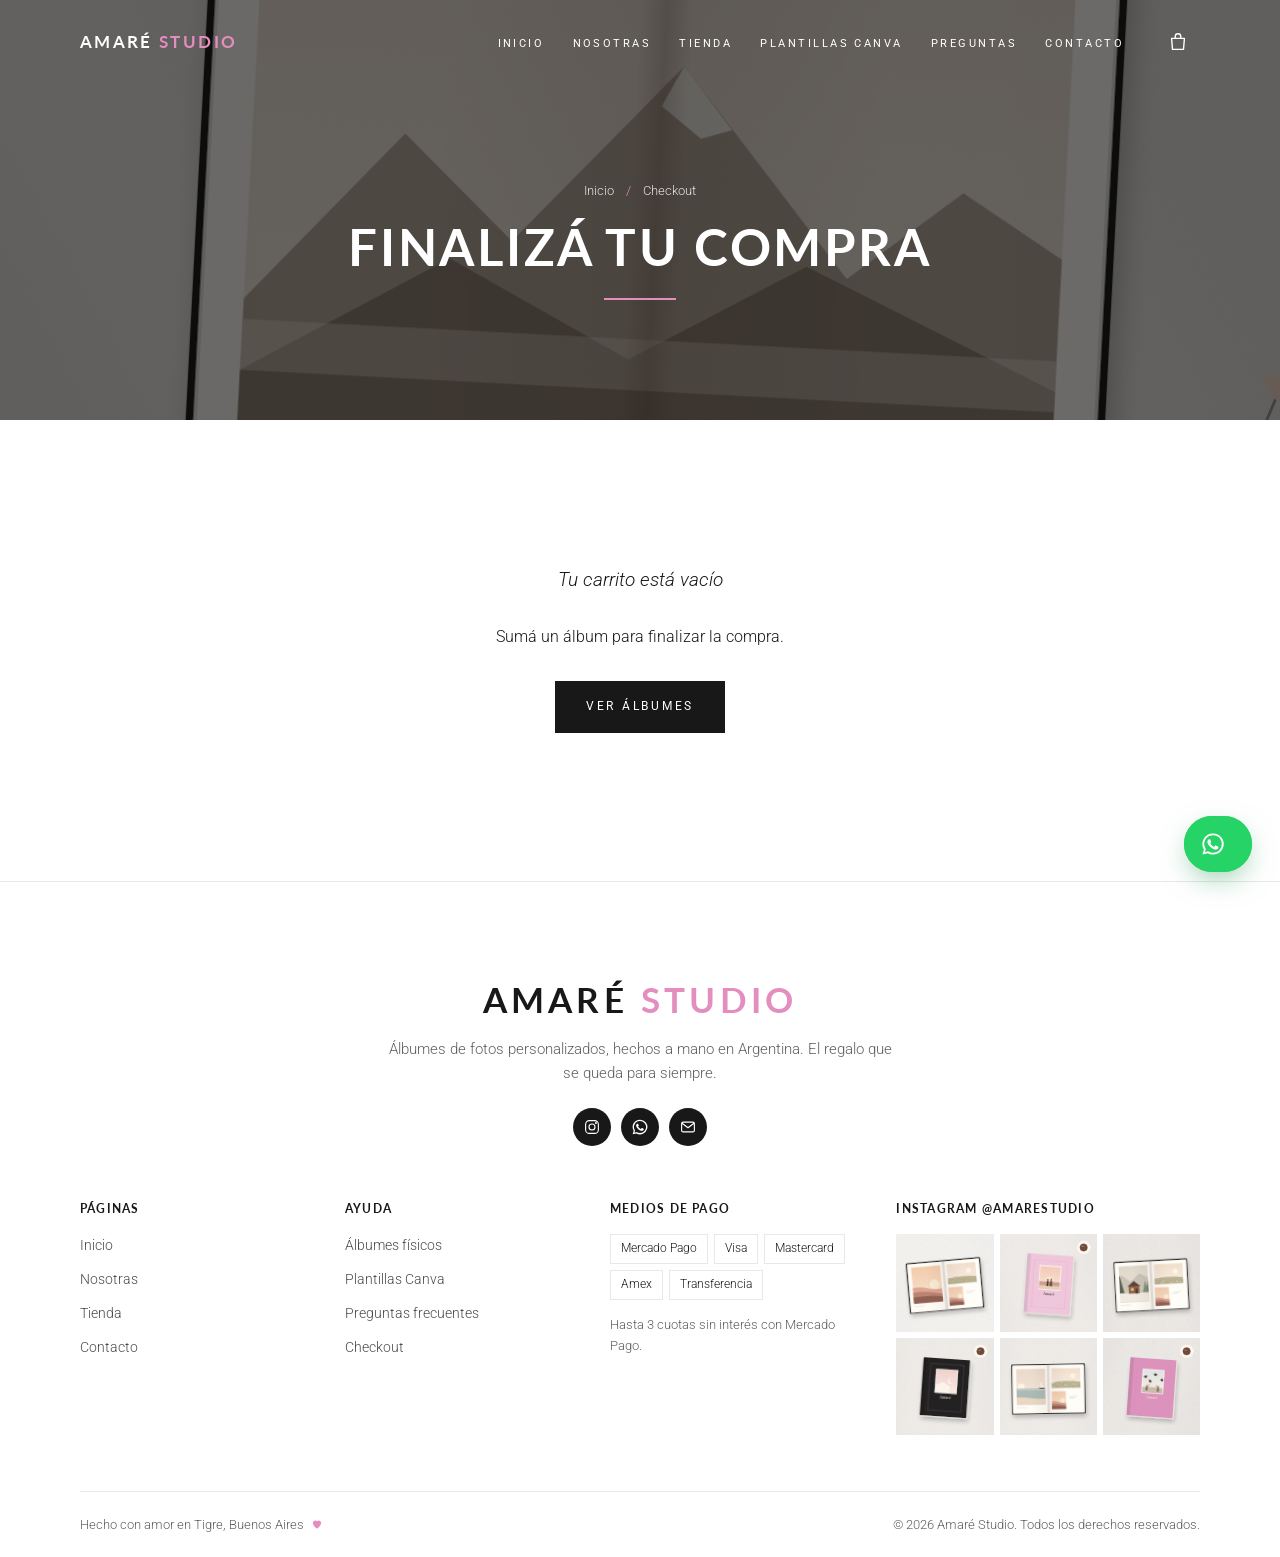
<file: checkout.html>
<!doctype html>
<html lang="es-AR">
<head>
  <meta charset="utf-8">
  <meta name="viewport" content="width=device-width, initial-scale=1, viewport-fit=cover">
  <title>Checkout · Amaré Studio</title>
  <meta name="description" content="Finalizá tu compra en Amaré Studio.">
  <meta name="theme-color" content="#FFFFFF">
  <meta property="og:title" content="Checkout · Amaré Studio">
  <meta property="og:description" content="Finalizá tu compra en Amaré Studio.">
  <meta property="og:image" content="assets/img/og-image.svg">
  <link rel="icon" href="assets/favicon.svg?v=20260929" type="image/svg+xml">
  <link rel="preconnect" href="https://fonts.googleapis.com">
  <link rel="preconnect" href="https://fonts.gstatic.com" crossorigin>
  <link href="https://fonts.googleapis.com/css2?family=Lato:wght@400;700&family=Roboto:ital,wght@0,300;0,400;0,500;1,300&display=swap" rel="stylesheet">
  <link rel="stylesheet" href="css/styles.css?v=20260929">
</head>
<body data-page="checkout" class="has-hero">
  <div data-component="header"></div>

  <main id="contenido">
    <section class="page-banner">
      <img src="assets/img/hero-2.svg" alt="" width="1600" height="1100">
      <div class="page-banner-inner">
        <nav class="banner-crumbs" aria-label="Migas de pan"><a href="index.html">Inicio</a><span aria-hidden="true">/</span><span>Checkout</span></nav>
        <h1>Finalizá tu compra</h1>
      </div>
    </section>

    <div class="container section-tight" data-checkout>
      <div class="checkout-layout">
        <form novalidate>
          <fieldset class="checkout-step">
            <legend><span class="step-badge">1</span> Tus datos</legend>
            <div class="grid-2">
              <div class="field"><label for="nombre">Nombre y apellido</label><input id="nombre" name="nombre" required autocomplete="name"></div>
              <div class="field"><label for="email">Email</label><input id="email" name="email" type="email" required autocomplete="email"></div>
              <div class="field"><label for="telefono">WhatsApp</label><input id="telefono" name="telefono" type="tel" required autocomplete="tel" placeholder="11 2345 6789"></div>
              <div class="field"><label for="dni">DNI</label><input id="dni" name="dni" inputmode="numeric" pattern="[0-9]{7,8}" required placeholder="Sin puntos"></div>
            </div>
          </fieldset>

          <fieldset class="checkout-step" data-shipping-block>
            <legend><span class="step-badge">2</span> Envío</legend>
            <div class="radio-cards" data-zones></div>
            <div class="grid-2">
              <div class="field"><label for="direccion">Dirección</label><input id="direccion" name="direccion" data-required-if-ship autocomplete="street-address" placeholder="Calle y número"></div>
              <div class="field"><label for="depto">Piso / depto <span class="optional">(opcional)</span></label><input id="depto" name="depto"></div>
              <div class="field"><label for="localidad">Localidad</label><input id="localidad" name="localidad" data-required-if-ship autocomplete="address-level2"></div>
              <div class="field"><label for="cp">Código postal</label><input id="cp" name="cp" data-required-if-ship autocomplete="postal-code" inputmode="numeric"></div>
            </div>
            <div class="field"><label for="notas">Notas para el envío o la dedicatoria <span class="optional">(opcional)</span></label><textarea id="notas" name="notas" rows="3" style="min-height:90px"></textarea></div>
          </fieldset>

          <fieldset class="checkout-step">
            <legend><span class="step-badge">3</span> Pago</legend>
            <div class="mp-box">
              <span class="mp-logo" aria-hidden="true">MP</span>
              <p><strong>Mercado Pago</strong>Tarjeta de crédito, débito, dinero en cuenta o efectivo. Hasta 3 cuotas sin interés.</p>
            </div>
            <button class="btn btn-mp btn-block" type="submit"><span class="btn-label">Pagar con Mercado Pago</span></button>
            <p class="secure-note"><svg viewBox="0 0 24 24" aria-hidden="true"><rect x="5" y="10" width="14" height="10" rx="2"/><path d="M8 10V7a4 4 0 0 1 8 0v3"/></svg> Pago 100% seguro. No guardamos datos de tu tarjeta.</p>
          </fieldset>
        </form>
        <aside class="order-summary-wrap">
          <div class="order-summary">
            <h2>Tu pedido</h2>
            <div data-summary></div>
          </div>
        </aside>
      </div>
    </div>

  </main>

  <div data-component="footer"></div>

  <script defer src="js/config.js?v=20260929"></script>
  <script defer src="js/data/products.js?v=20260929"></script>
  <script defer src="js/services/catalog.js?v=20260929"></script>
  <script defer src="js/cart.js?v=20260929"></script>
  <script defer src="js/ui/components.js?v=20260929"></script>
  <script defer src="js/ui/cart-drawer.js?v=20260929"></script>
  <script defer src="js/ui/effects.js?v=20260929"></script>
  <script defer src="js/pages/checkout.js?v=20260929"></script>
  <script defer src="js/main.js?v=20260929"></script>
</body>
</html>
</file>
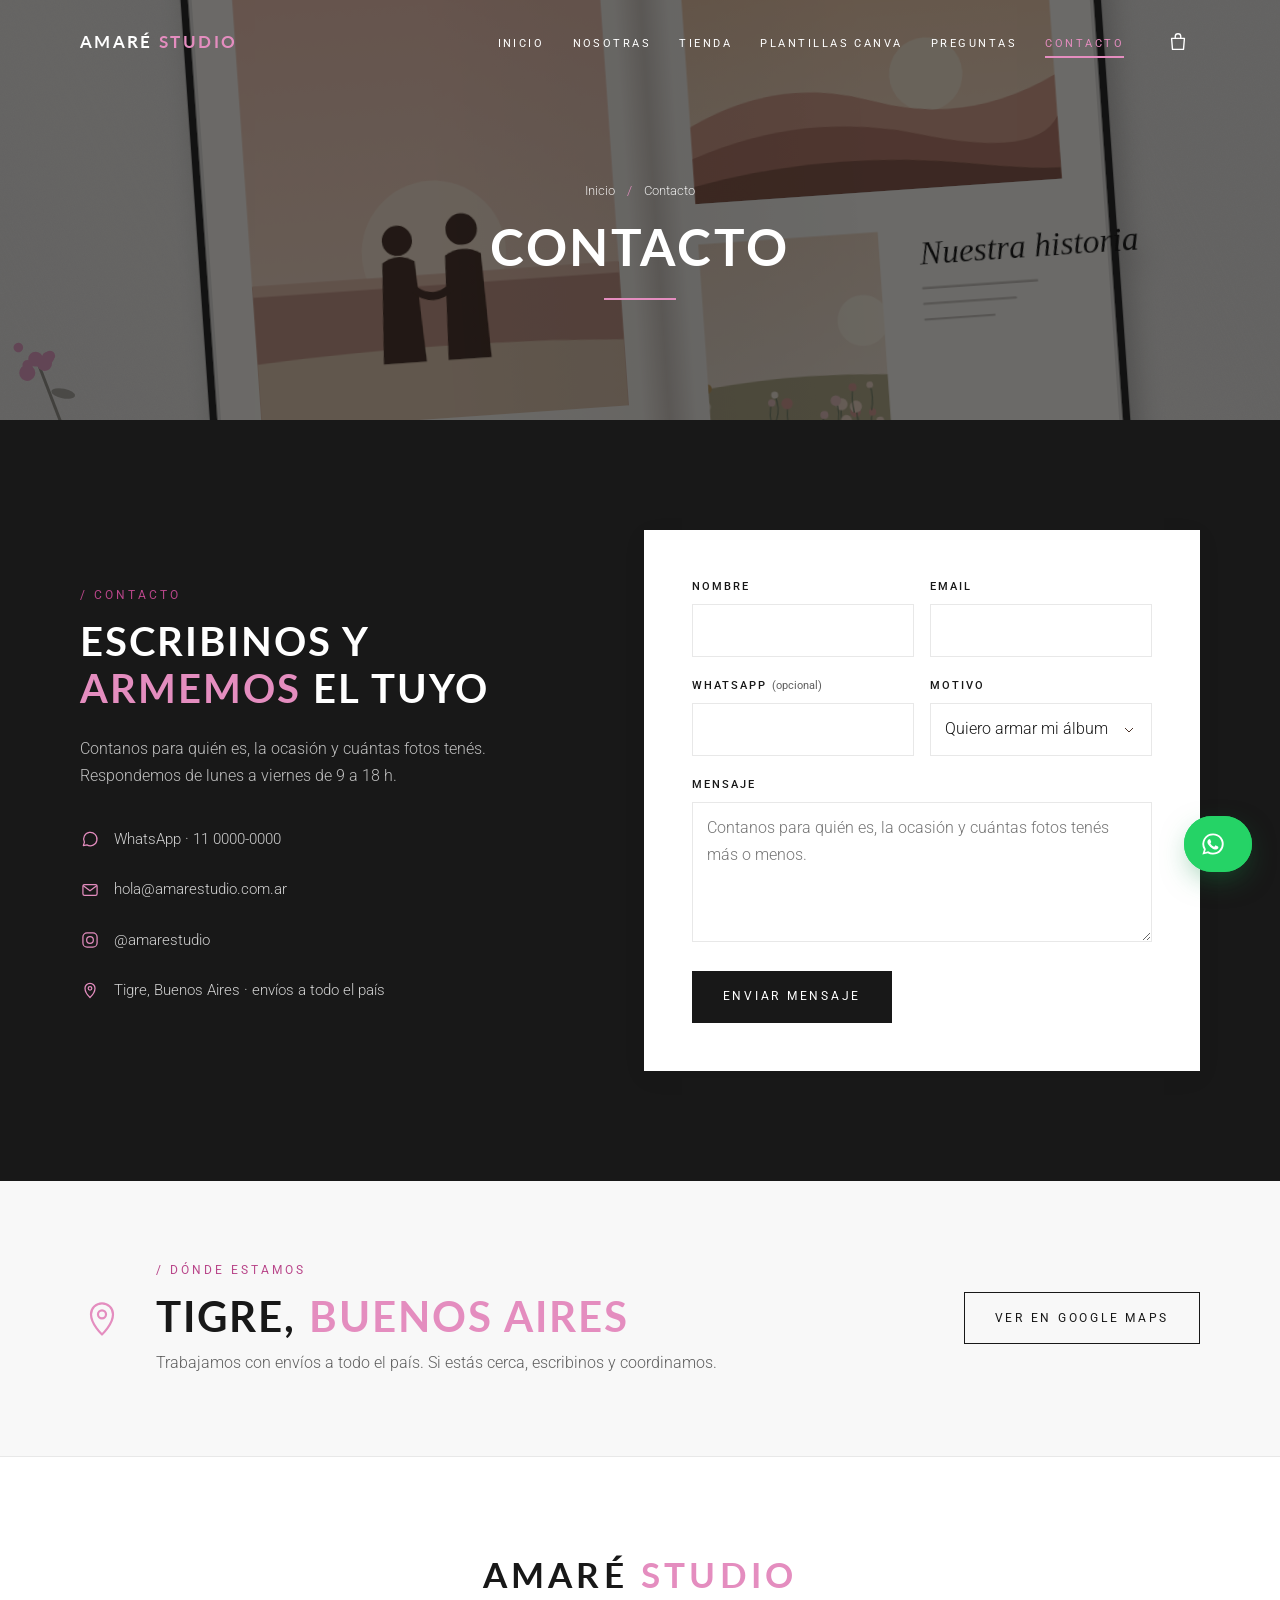
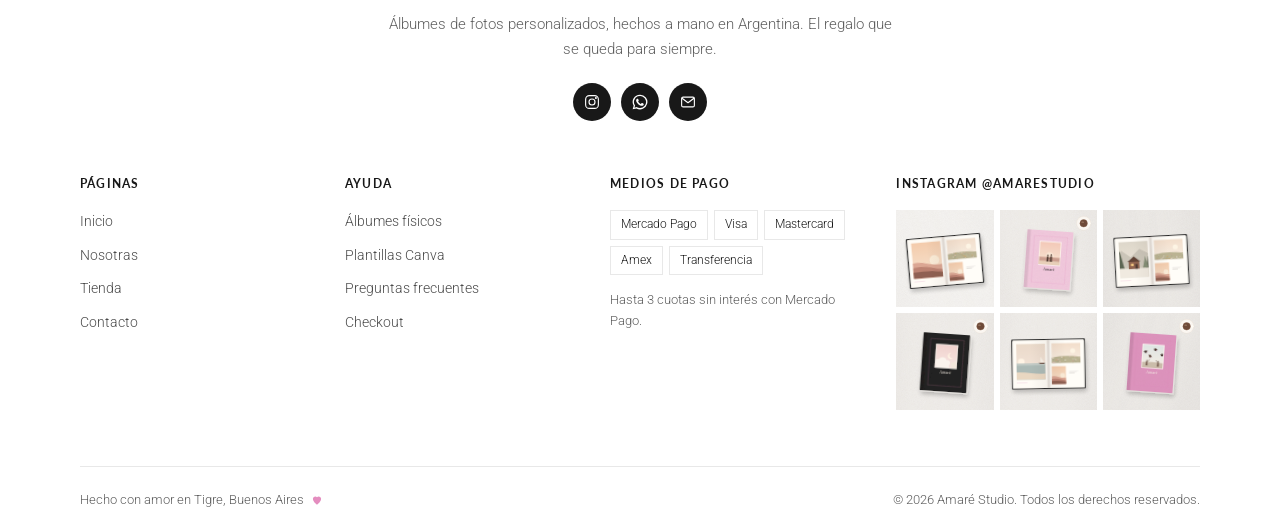
<file: contacto.html>
<!doctype html>
<html lang="es-AR">
<head>
  <meta charset="utf-8">
  <meta name="viewport" content="width=device-width, initial-scale=1, viewport-fit=cover">
  <title>Contacto · Amaré Studio</title>
  <meta name="description" content="Escribinos para armar tu álbum personalizado.">
  <meta name="theme-color" content="#FFFFFF">
  <meta property="og:title" content="Contacto · Amaré Studio">
  <meta property="og:description" content="Escribinos para armar tu álbum personalizado.">
  <meta property="og:image" content="assets/img/og-image.svg">
  <link rel="icon" href="assets/favicon.svg?v=20260929" type="image/svg+xml">
  <link rel="preconnect" href="https://fonts.googleapis.com">
  <link rel="preconnect" href="https://fonts.gstatic.com" crossorigin>
  <link href="https://fonts.googleapis.com/css2?family=Lato:wght@400;700&family=Roboto:ital,wght@0,300;0,400;0,500;1,300&display=swap" rel="stylesheet">
  <link rel="stylesheet" href="css/styles.css?v=20260929">
</head>
<body data-page="contacto" class="has-hero">
  <div data-component="header"></div>

  <main id="contenido">
    <section class="page-banner">
      <img src="assets/img/hero-1.svg" alt="" width="1600" height="1100">
      <div class="page-banner-inner">
        <nav class="banner-crumbs" aria-label="Migas de pan"><a href="index.html">Inicio</a><span aria-hidden="true">/</span><span>Contacto</span></nav>
        <h1>Contacto</h1>
      </div>
    </section>
    <section class="contact-block" id="contacto">
      <div class="container">
        <div class="reveal">
          <p class="eyebrow eyebrow-slash">Contacto</p>
          <h2>Escribinos y <em>armemos</em> el tuyo</h2>
          <p class="contact-sub">Contanos para quién es, la ocasión y cuántas fotos tenés. Respondemos de lunes a viernes de 9 a 18 h.</p>
          <ul class="contact-list">
            <li><a href="https://wa.me/5491100000000" data-whatsapp target="_blank" rel="noopener"><svg viewBox="0 0 24 24" aria-hidden="true"><path d="M4 20l1.3-4.2A8 8 0 1 1 8.4 19L4 20Z"/></svg> WhatsApp · 11 0000-0000</a></li>
            <li><a href="mailto:hola@amarestudio.com.ar"><svg viewBox="0 0 24 24" aria-hidden="true"><rect x="3.5" y="5.5" width="17" height="13" rx="2"/><path d="m4 7 8 6 8-6"/></svg> hola@amarestudio.com.ar</a></li>
            <li><a href="https://instagram.com/amarestudio" target="_blank" rel="noopener"><svg viewBox="0 0 24 24" aria-hidden="true"><rect x="3.5" y="3.5" width="17" height="17" rx="5"/><circle cx="12" cy="12" r="4"/></svg> @amarestudio</a></li>
            <li><span><svg viewBox="0 0 24 24" aria-hidden="true"><path d="M12 21s-6-5.5-6-11a6 6 0 0 1 12 0c0 5.5-6 11-6 11Z"/><circle cx="12" cy="10" r="2.2"/></svg> Tigre, Buenos Aires · envíos a todo el país</span></li>
          </ul>
        </div>
        <form class="contact-form reveal" data-contact-form novalidate style="--d:120ms">
          <div class="grid-2">
            <div class="field"><label for="c-nombre">Nombre</label><input id="c-nombre" name="nombre" required autocomplete="name"></div>
            <div class="field"><label for="c-email">Email</label><input id="c-email" name="email" type="email" required autocomplete="email"></div>
            <div class="field"><label for="c-tel">WhatsApp <span class="optional">(opcional)</span></label><input id="c-tel" name="telefono" type="tel" autocomplete="tel"></div>
            <div class="field"><label for="c-motivo">Motivo</label>
              <select id="c-motivo" name="motivo">
                <option value="disenio">Quiero armar mi álbum</option>
                <option value="pedido">Consulta sobre un pedido</option>
                <option value="grupos">Precios para grupos / egresados</option>
                <option value="otro">Otro</option>
              </select>
            </div>
          </div>
          <div class="field"><label for="c-mensaje">Mensaje</label><textarea id="c-mensaje" name="mensaje" required placeholder="Contanos para quién es, la ocasión y cuántas fotos tenés más o menos."></textarea></div>
          <button class="btn btn-primary" type="submit"><span class="btn-label">Enviar mensaje</span></button>
        </form>
      </div>
    </section>
    <section class="map-card">
      <div class="container map-card-inner reveal">
        <svg viewBox="0 0 24 24" aria-hidden="true"><path d="M12 21s-6-5.5-6-11a6 6 0 0 1 12 0c0 5.5-6 11-6 11Z"/><circle cx="12" cy="10" r="2.2"/></svg>
        <div>
          <p class="eyebrow eyebrow-slash">Dónde estamos</p>
          <h2>Tigre, <em>Buenos Aires</em></h2>
          <p class="muted">Trabajamos con envíos a todo el país. Si estás cerca, escribinos y coordinamos.</p>
        </div>
        <a class="btn btn-outline" href="https://www.google.com/maps/search/?api=1&amp;query=Tigre%2C+Buenos+Aires" target="_blank" rel="noopener">Ver en Google Maps</a>
      </div>
    </section>

  </main>

  <div data-component="footer"></div>

  <script defer src="js/config.js?v=20260929"></script>
  <script defer src="js/data/products.js?v=20260929"></script>
  <script defer src="js/services/catalog.js?v=20260929"></script>
  <script defer src="js/cart.js?v=20260929"></script>
  <script defer src="js/ui/components.js?v=20260929"></script>
  <script defer src="js/ui/cart-drawer.js?v=20260929"></script>
  <script defer src="js/ui/effects.js?v=20260929"></script>
  <script defer src="js/pages/contact.js?v=20260929"></script>
  <script defer src="js/main.js?v=20260929"></script>
</body>
</html>
</file>
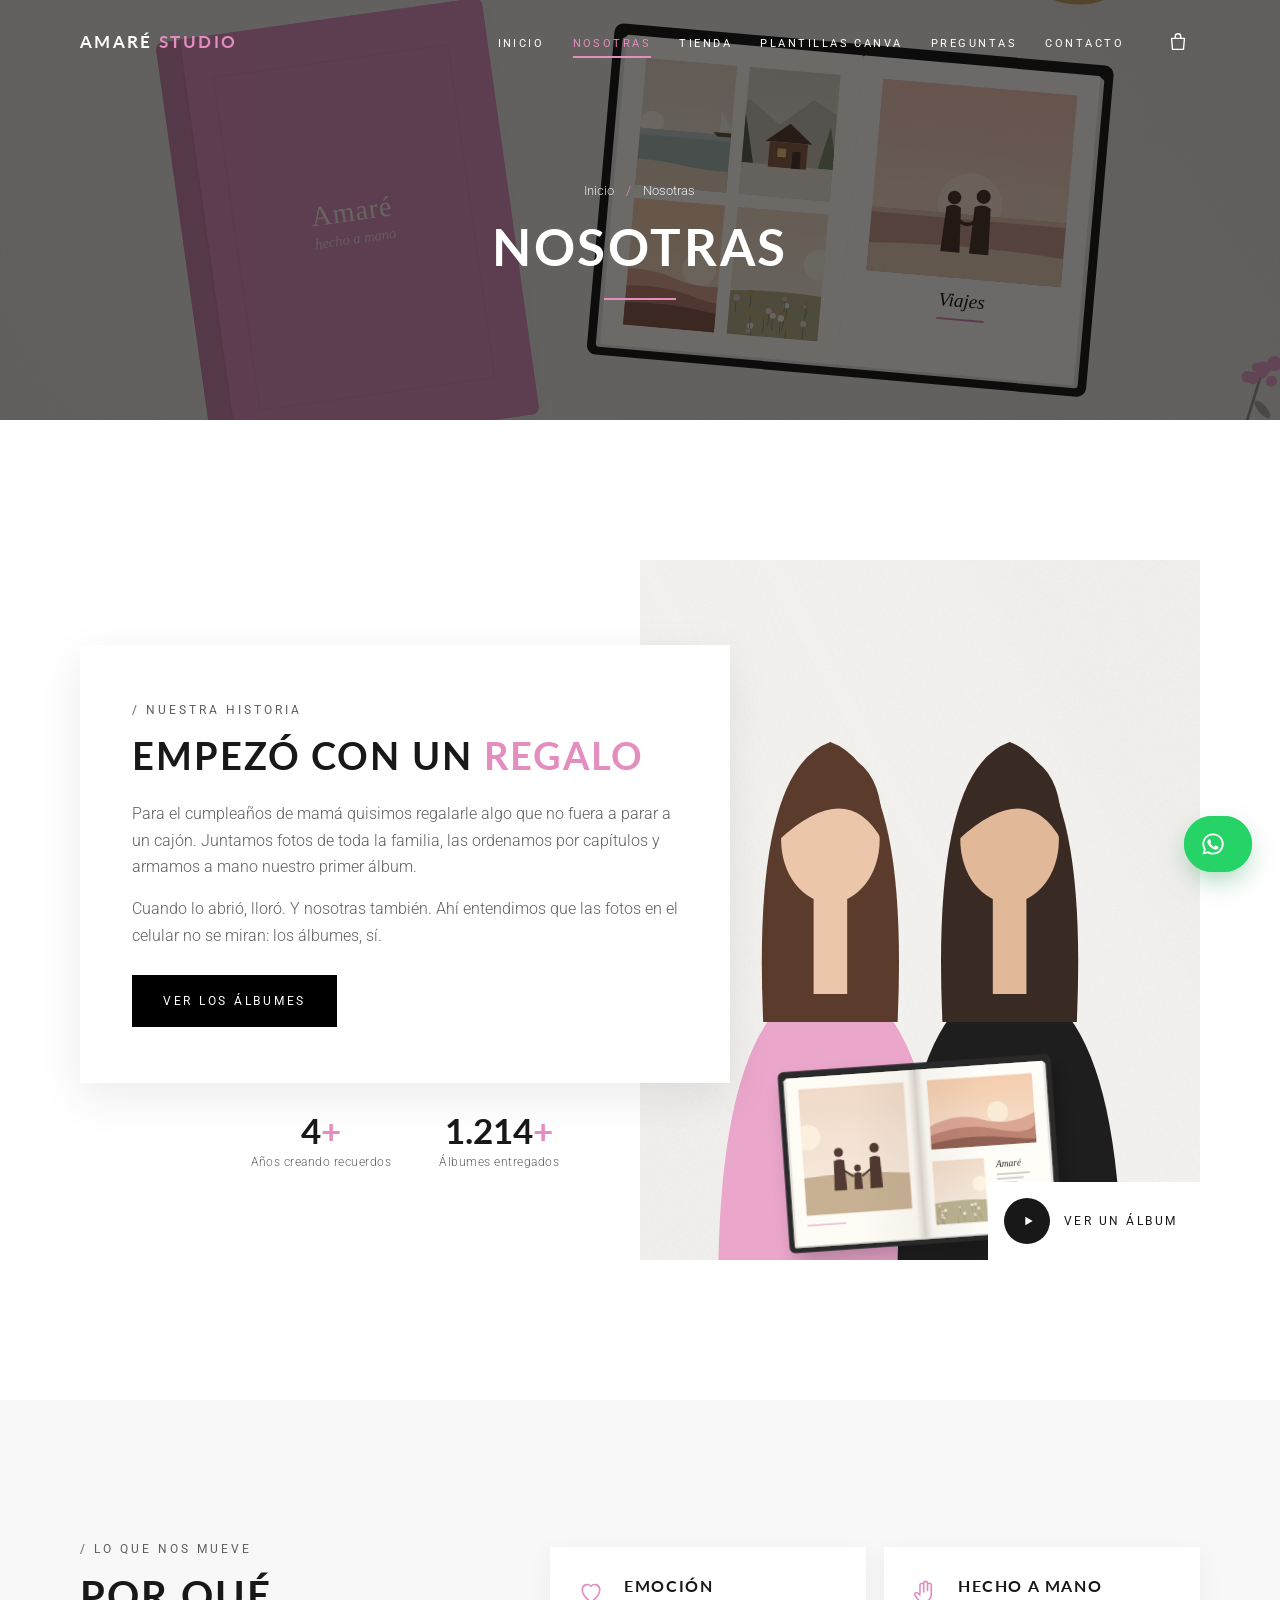
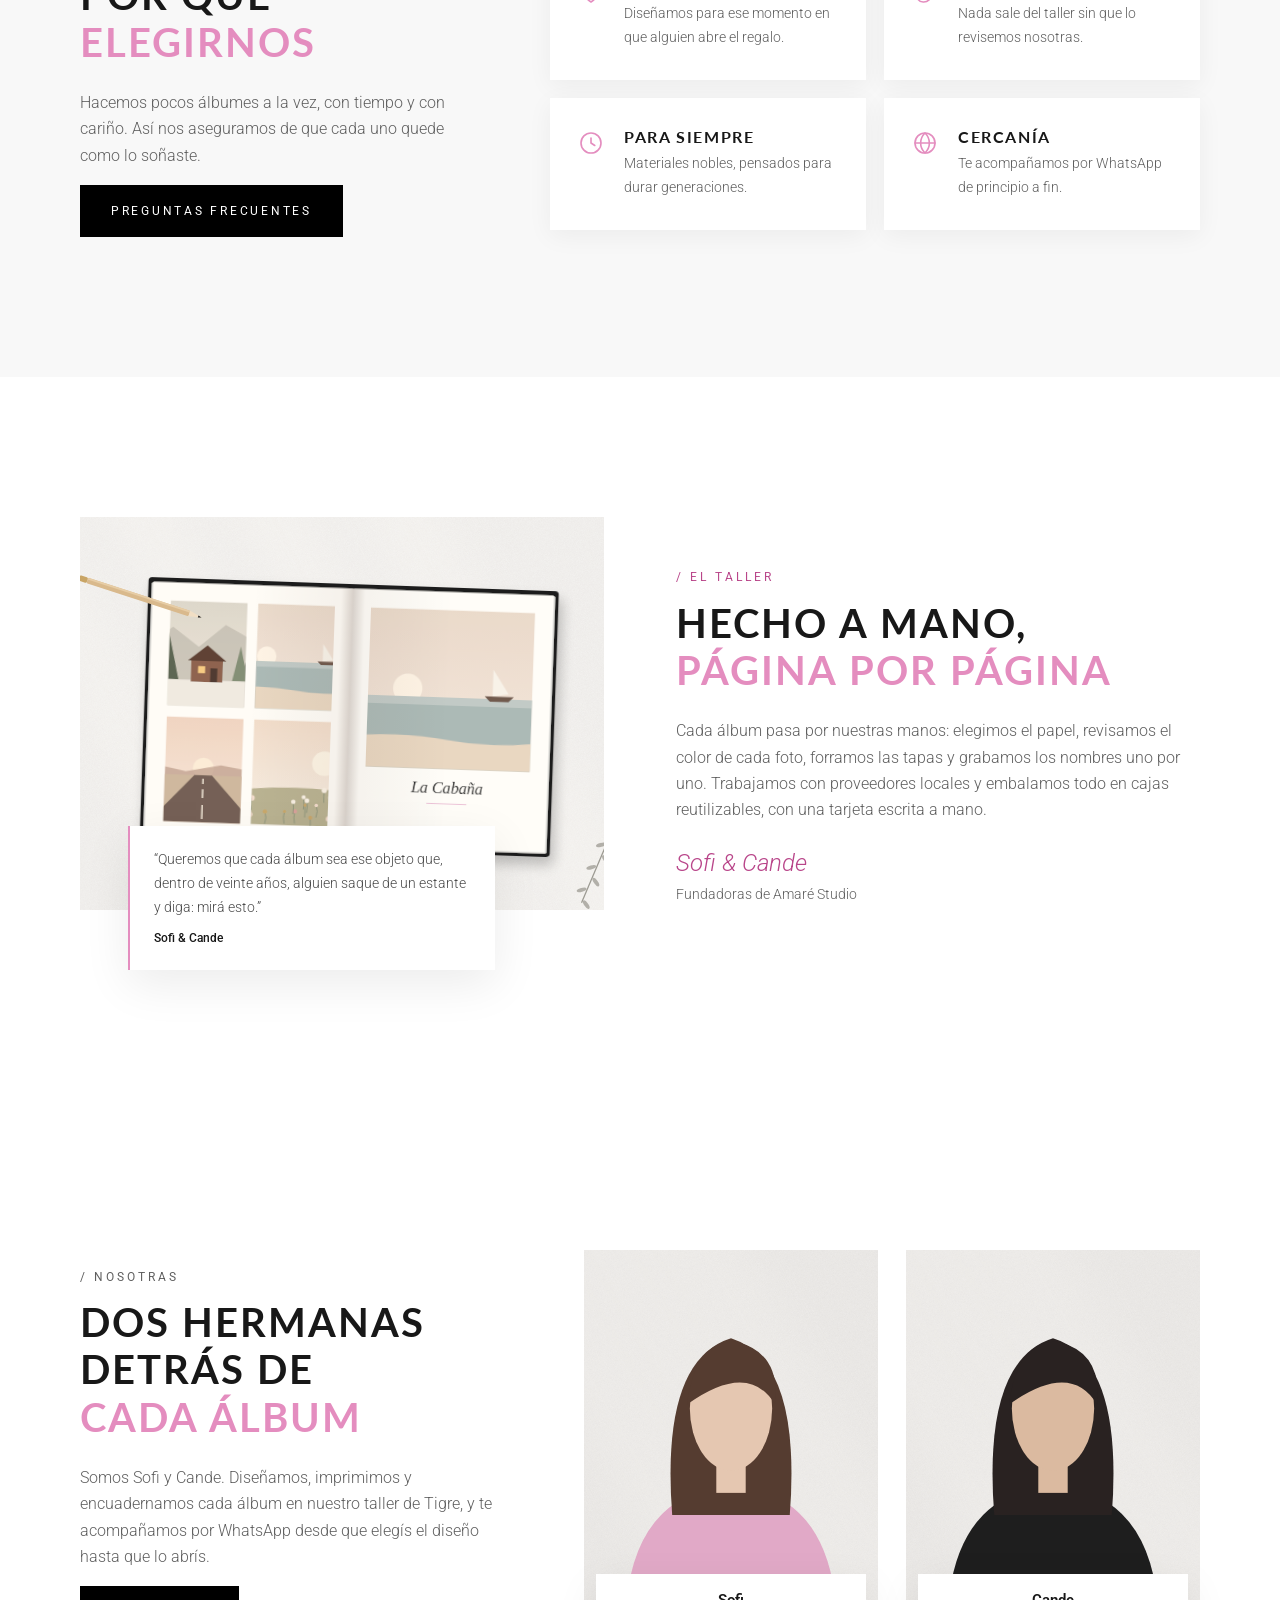
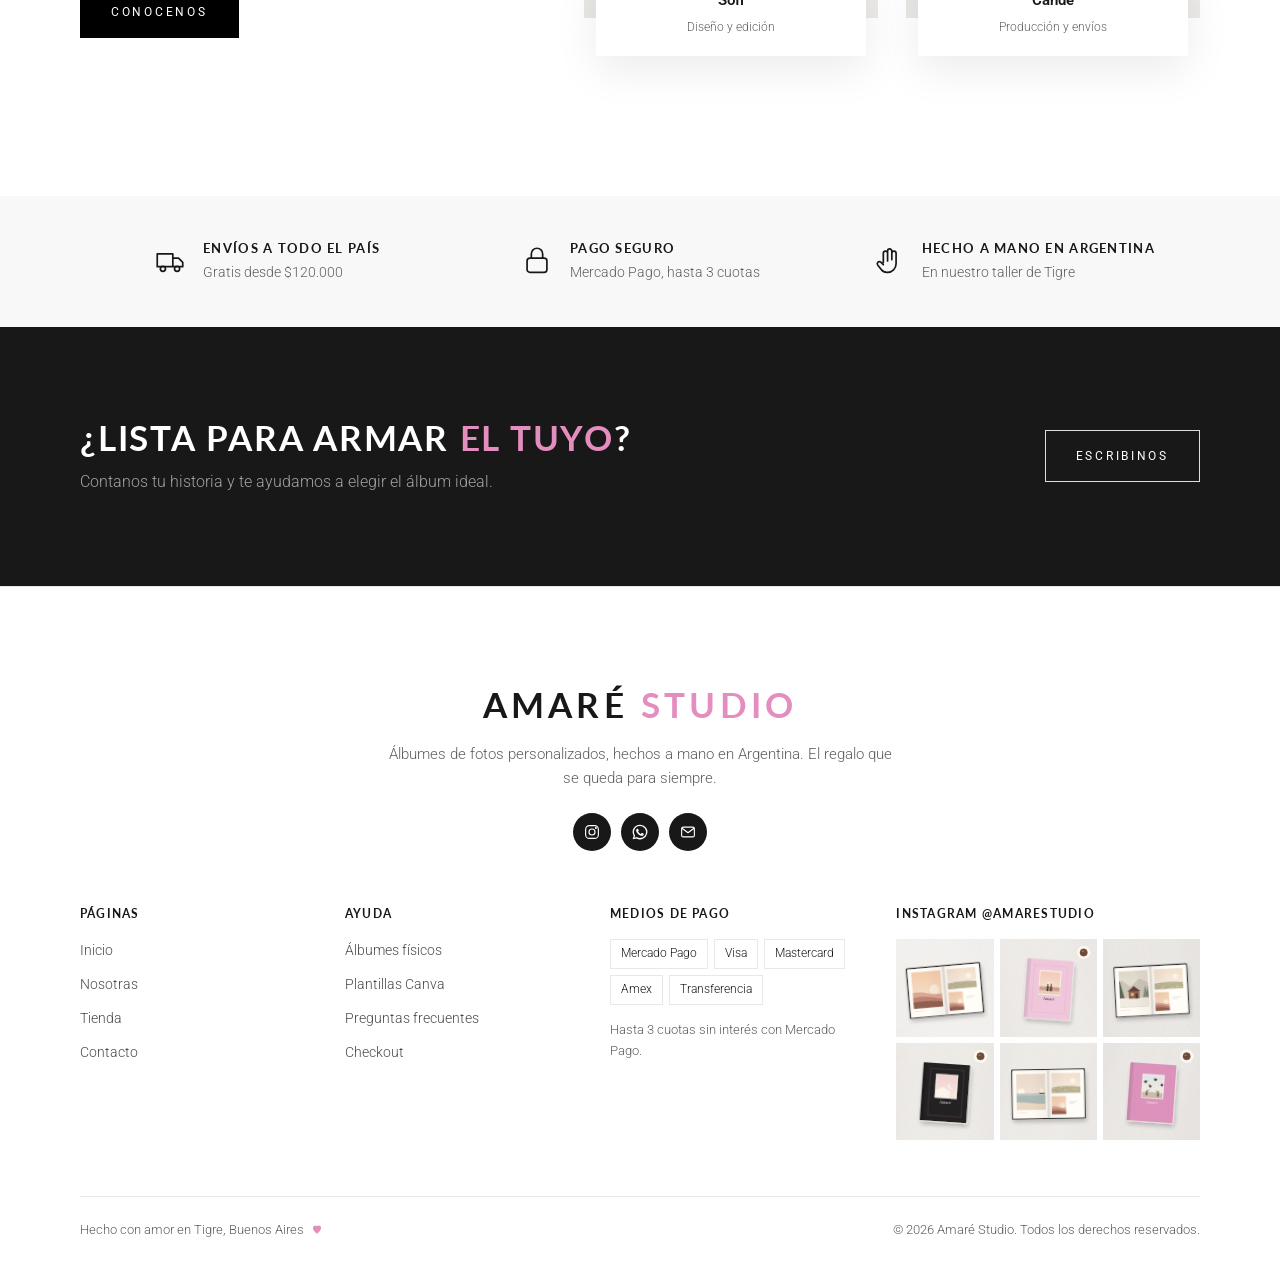
<file: nosotras.html>
<!doctype html>
<html lang="es-AR">
<head>
  <meta charset="utf-8">
  <meta name="viewport" content="width=device-width, initial-scale=1, viewport-fit=cover">
  <title>Nosotras · Amaré Studio</title>
  <meta name="description" content="Somos dos hermanas de Tigre que convierten recuerdos en álbumes hechos a mano.">
  <meta name="theme-color" content="#FFFFFF">
  <meta property="og:title" content="Nosotras · Amaré Studio">
  <meta property="og:description" content="Somos dos hermanas de Tigre que convierten recuerdos en álbumes hechos a mano.">
  <meta property="og:image" content="assets/img/og-image.svg">
  <link rel="icon" href="assets/favicon.svg?v=20260929" type="image/svg+xml">
  <link rel="preconnect" href="https://fonts.googleapis.com">
  <link rel="preconnect" href="https://fonts.gstatic.com" crossorigin>
  <link href="https://fonts.googleapis.com/css2?family=Lato:wght@400;700&family=Roboto:ital,wght@0,300;0,400;0,500;1,300&display=swap" rel="stylesheet">
  <link rel="stylesheet" href="css/styles.css?v=20260929">
</head>
<body data-page="nosotras" class="has-hero">
  <div data-component="header"></div>

  <main id="contenido">
    <section class="page-banner">
      <img src="assets/img/taller.svg" alt="" width="1600" height="1100">
      <div class="page-banner-inner">
        <nav class="banner-crumbs" aria-label="Migas de pan"><a href="index.html">Inicio</a><span aria-hidden="true">/</span><span>Nosotras</span></nav>
        <h1>Nosotras</h1>
      </div>
    </section>

    <section class="section">
      <div class="container intro is-reverse">
        <div class="intro-media reveal">
          <img src="assets/img/nosotras.svg" alt="Las hermanas fundadoras de Amaré Studio con un álbum" width="1000" height="1250">
          <a class="video-chip" href="index.html#por-dentro"><span class="dot"><svg viewBox="0 0 24 24" aria-hidden="true"><path d="M8 5.5v13l11-6.5z"/></svg></span> Ver un álbum</a>
        </div>
        <div class="intro-body">
          <div class="intro-card reveal" style="--d:120ms">
            <p class="eyebrow eyebrow-slash">Nuestra historia</p>
            <h2>Empezó con un <em>regalo</em></h2>
            <p>Para el cumpleaños de mamá quisimos regalarle algo que no fuera a parar a un cajón. Juntamos fotos de toda la familia, las ordenamos por capítulos y armamos a mano nuestro primer álbum.</p>
            <p>Cuando lo abrió, lloró. Y nosotras también. Ahí entendimos que las fotos en el celular no se miran: los álbumes, sí.</p>
            <a class="btn btn-dark" href="tienda.html">Ver los álbumes</a>
          </div>
          <div class="counters reveal" style="--d:220ms">
            <div class="counter"><strong><span data-count="4">4</span><em>+</em></strong><small>Años creando recuerdos</small></div>
            <div class="counter"><strong><span data-count="1375">1.375</span><em>+</em></strong><small>Álbumes entregados</small></div>
          </div>
        </div>
      </div>
    </section>

    <section class="section section-alt">
      <div class="container values-layout">
        <div class="values-intro reveal">
          <p class="eyebrow eyebrow-slash">Lo que nos mueve</p>
          <h2>Por qué <em>elegirnos</em></h2>
          <p>Hacemos pocos álbumes a la vez, con tiempo y con cariño. Así nos aseguramos de que cada uno quede como lo soñaste.</p>
          <a class="btn btn-dark" href="preguntas-frecuentes.html">Preguntas frecuentes</a>
        </div>
        <div class="values">
          <article class="value reveal" style="--d:0ms"><svg viewBox="0 0 24 24" aria-hidden="true"><path d="M12 20s-7-4.4-7-10a4 4 0 0 1 7-2.6A4 4 0 0 1 19 10c0 5.6-7 10-7 10Z"/></svg><h3>Emoción</h3><p>Diseñamos para ese momento en que alguien abre el regalo.</p></article>
          <article class="value reveal" style="--d:80ms"><svg viewBox="0 0 24 24" aria-hidden="true"><path d="M8 13V6.5a1.5 1.5 0 0 1 3 0V12M11 11V5a1.5 1.5 0 0 1 3 0v6M14 11V6.5a1.5 1.5 0 0 1 3 0V14a6 6 0 0 1-6 6h-.5a5 5 0 0 1-4-2L4 14.8a1.5 1.5 0 0 1 2.2-2L8 14.5"/></svg><h3>Hecho a mano</h3><p>Nada sale del taller sin que lo revisemos nosotras.</p></article>
          <article class="value reveal" style="--d:160ms"><svg viewBox="0 0 24 24" aria-hidden="true"><circle cx="12" cy="12" r="8"/><path d="M12 8v4l3 2"/></svg><h3>Para siempre</h3><p>Materiales nobles, pensados para durar generaciones.</p></article>
          <article class="value reveal" style="--d:240ms"><svg viewBox="0 0 24 24" aria-hidden="true"><path d="M4 12h16M12 4c2.5 2.5 3.5 5 3.5 8s-1 5.5-3.5 8c-2.5-2.5-3.5-5-3.5-8s1-5.5 3.5-8Z"/><circle cx="12" cy="12" r="8"/></svg><h3>Cercanía</h3><p>Te acompañamos por WhatsApp de principio a fin.</p></article>
        </div>
      </div>
    </section>

    <section class="section">
      <div class="container award">
        <div class="award-media reveal">
          <img src="assets/img/hero-4.svg" alt="Álbum de viaje abierto en el taller" width="1600" height="1100" loading="lazy">
          <div class="award-quote">“Queremos que cada álbum sea ese objeto que, dentro de veinte años, alguien saque de un estante y diga: mirá esto.”<strong>Sofi &amp; Cande</strong></div>
        </div>
        <div class="reveal" style="--d:120ms">
          <p class="eyebrow eyebrow-slash">El taller</p>
          <h2>Hecho a mano, <em>página por página</em></h2>
          <p class="muted">Cada álbum pasa por nuestras manos: elegimos el papel, revisamos el color de cada foto, forramos las tapas y grabamos los nombres uno por uno. Trabajamos con proveedores locales y embalamos todo en cajas reutilizables, con una tarjeta escrita a mano.</p>
          <p class="signature">Sofi &amp; Cande</p>
          <p class="muted" style="font-size:.85rem">Fundadoras de Amaré Studio</p>
        </div>
      </div>
    </section>

    <section class="section">
      <div class="container team">
        <div class="team-intro reveal">
          <p class="eyebrow eyebrow-slash">Nosotras</p>
          <h2>Dos hermanas detrás de <em>cada álbum</em></h2>
          <p>Somos Sofi y Cande. Diseñamos, imprimimos y encuadernamos cada álbum en nuestro taller de Tigre, y te acompañamos por WhatsApp desde que elegís el diseño hasta que lo abrís.</p>
          <a class="btn btn-dark" href="nosotras.html">Conocenos</a>
        </div>
        <div class="team-cards">
          <article class="team-card reveal">
            <div class="team-card-img"><img src="assets/img/hermana-1.svg" alt="Sofi, cofundadora de Amaré Studio" width="800" height="1000" loading="lazy"></div>
            <div class="team-card-name"><strong>Sofi</strong><small>Diseño y edición</small></div>
          </article>
          <article class="team-card reveal" style="--d:120ms">
            <div class="team-card-img"><img src="assets/img/hermana-2.svg" alt="Cande, cofundadora de Amaré Studio" width="800" height="1000" loading="lazy"></div>
            <div class="team-card-name"><strong>Cande</strong><small>Producción y envíos</small></div>
          </article>
        </div>
      </div>
    </section>

    <section class="trust" aria-label="Por qué comprar en Amaré">
      <div class="container">
        <ul class="trust-list">
          <li class="reveal"><svg viewBox="0 0 24 24" aria-hidden="true"><path d="M3 7h11v9H3zM14 10h4l3 3v3h-7"/><circle cx="7" cy="17.5" r="1.8"/><circle cx="17" cy="17.5" r="1.8"/></svg><div><strong>Envíos a todo el país</strong><span>Gratis desde $120.000</span></div></li>
          <li class="reveal" style="--d:100ms"><svg viewBox="0 0 24 24" aria-hidden="true"><rect x="5" y="10" width="14" height="10" rx="2"/><path d="M8 10V7a4 4 0 0 1 8 0v3"/></svg><div><strong>Pago seguro</strong><span>Mercado Pago, hasta 3 cuotas</span></div></li>
          <li class="reveal" style="--d:200ms"><svg viewBox="0 0 24 24" aria-hidden="true"><path d="M8 13V6.5a1.5 1.5 0 0 1 3 0V12M11 11V5a1.5 1.5 0 0 1 3 0v6M14 11V6.5a1.5 1.5 0 0 1 3 0V14a6 6 0 0 1-6 6h-.5a5 5 0 0 1-4-2L4 14.8a1.5 1.5 0 0 1 2.2-2L8 14.5"/></svg><div><strong>Hecho a mano en Argentina</strong><span>En nuestro taller de Tigre</span></div></li>
        </ul>
      </div>
    </section>

    <section class="cta-band">
      <div class="container reveal">
        <div>
          <h2>¿Lista para armar <em>el tuyo</em>?</h2>
          <p>Contanos tu historia y te ayudamos a elegir el álbum ideal.</p>
        </div>
        <div><a class="btn btn-ghost-light" href="contacto.html">Escribinos</a></div>
      </div>
    </section>

  </main>

  <div data-component="footer"></div>

  <script defer src="js/config.js?v=20260929"></script>
  <script defer src="js/data/products.js?v=20260929"></script>
  <script defer src="js/services/catalog.js?v=20260929"></script>
  <script defer src="js/cart.js?v=20260929"></script>
  <script defer src="js/ui/components.js?v=20260929"></script>
  <script defer src="js/ui/cart-drawer.js?v=20260929"></script>
  <script defer src="js/ui/effects.js?v=20260929"></script>
  <script defer src="js/main.js?v=20260929"></script>
</body>
</html>
</file>
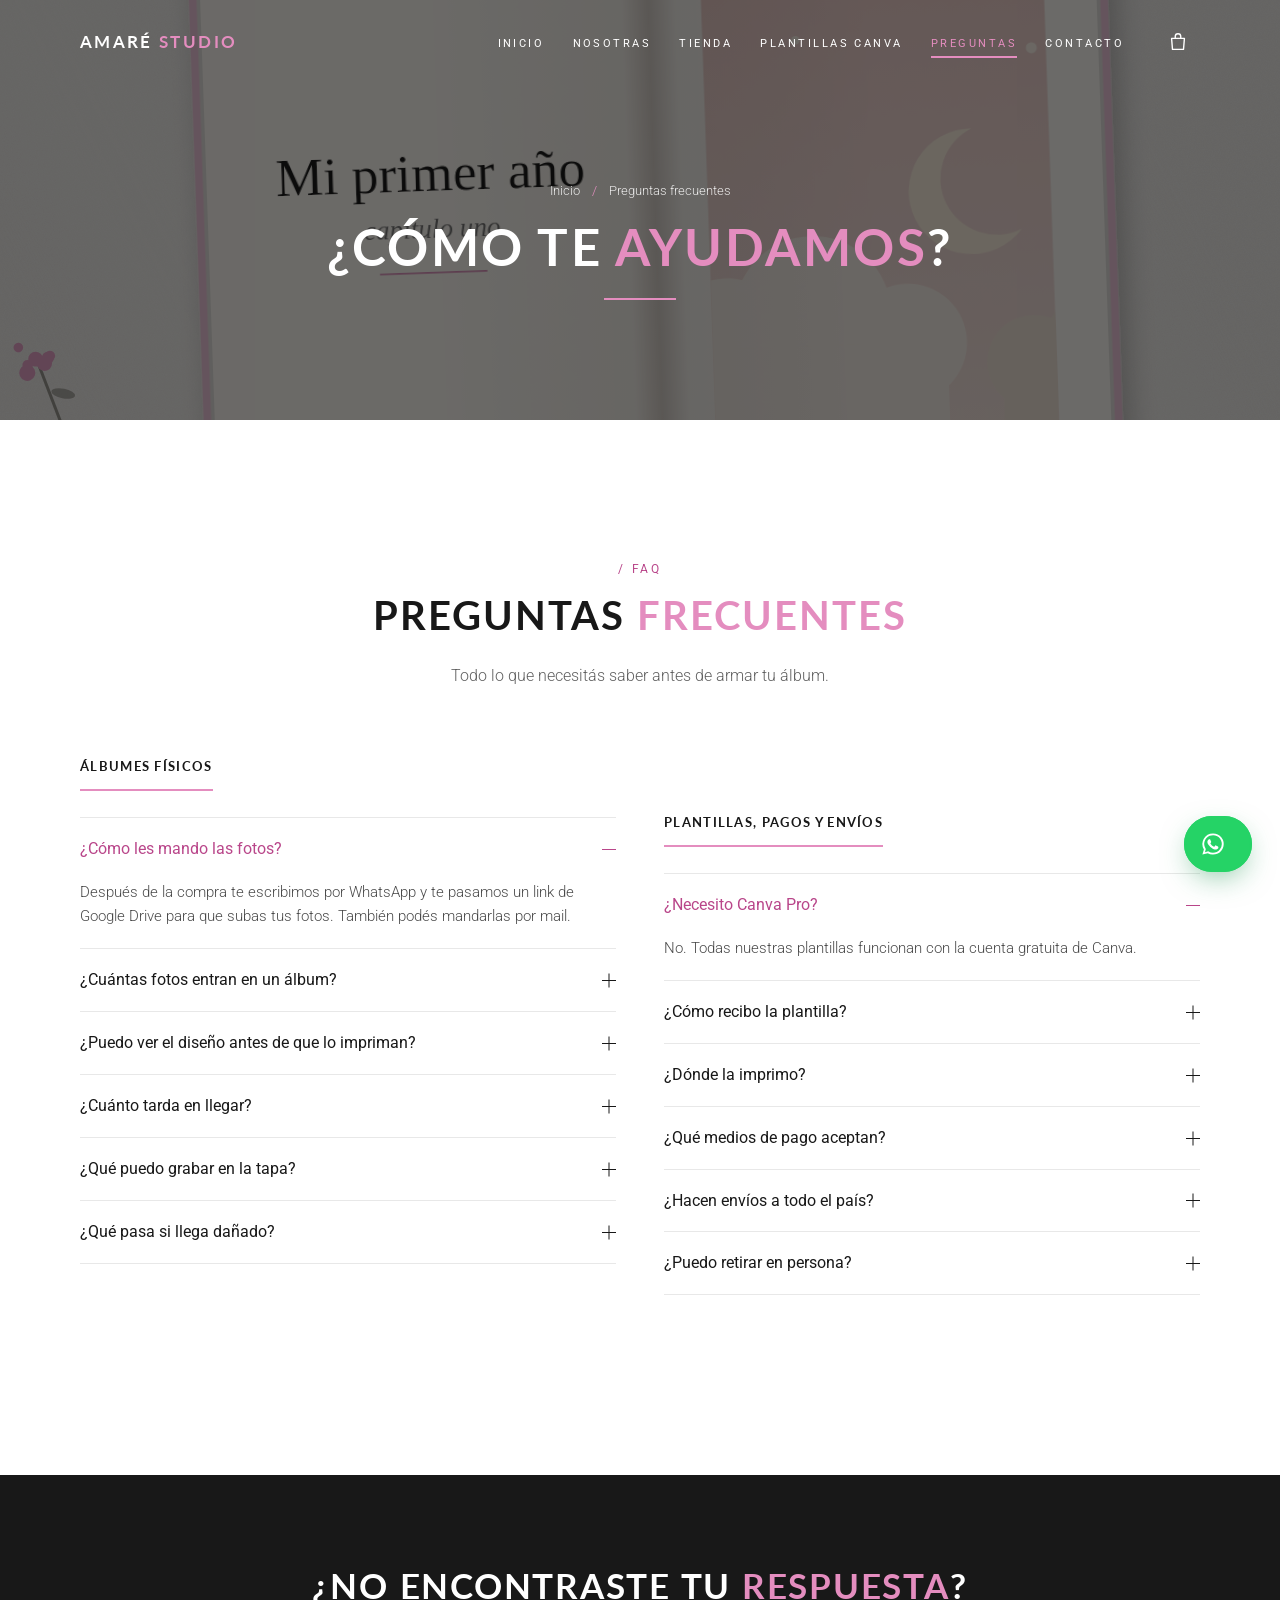
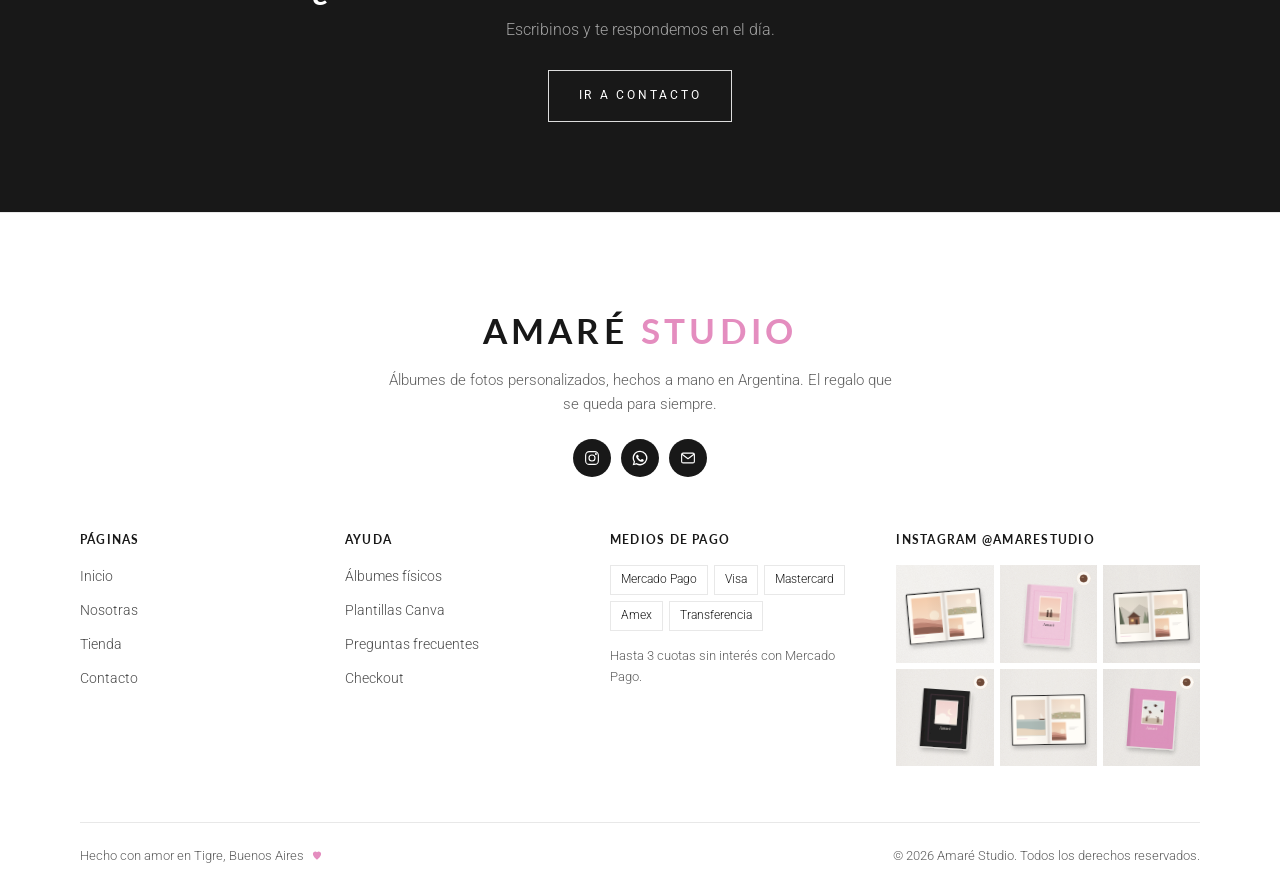
<file: preguntas-frecuentes.html>
<!doctype html>
<html lang="es-AR">
<head>
  <meta charset="utf-8">
  <meta name="viewport" content="width=device-width, initial-scale=1, viewport-fit=cover">
  <title>Preguntas frecuentes · Amaré Studio</title>
  <meta name="description" content="Respuestas sobre álbumes físicos, plantillas Canva, pagos y envíos.">
  <meta name="theme-color" content="#FFFFFF">
  <meta property="og:title" content="Preguntas frecuentes · Amaré Studio">
  <meta property="og:description" content="Respuestas sobre álbumes físicos, plantillas Canva, pagos y envíos.">
  <meta property="og:image" content="assets/img/og-image.svg">
  <link rel="icon" href="assets/favicon.svg?v=20260929" type="image/svg+xml">
  <link rel="preconnect" href="https://fonts.googleapis.com">
  <link rel="preconnect" href="https://fonts.gstatic.com" crossorigin>
  <link href="https://fonts.googleapis.com/css2?family=Lato:wght@400;700&family=Roboto:ital,wght@0,300;0,400;0,500;1,300&display=swap" rel="stylesheet">
  <link rel="stylesheet" href="css/styles.css?v=20260929">
</head>
<body data-page="faq" class="has-hero">
  <div data-component="header"></div>

  <main id="contenido">
    <section class="page-banner">
      <img src="assets/img/hero-3.svg" alt="" width="1600" height="1100">
      <div class="page-banner-inner">
        <nav class="banner-crumbs" aria-label="Migas de pan"><a href="index.html">Inicio</a><span aria-hidden="true">/</span><span>Preguntas frecuentes</span></nav>
        <h1>¿Cómo te <em>ayudamos</em>?</h1>
      </div>
    </section>

    <section class="section">
      <div class="container">
        <div class="section-head reveal">
          <p class="eyebrow eyebrow-slash">FAQ</p>
          <h2>Preguntas <em>frecuentes</em></h2>
          <p>Todo lo que necesitás saber antes de armar tu álbum.</p>
        </div>
        <div class="faq-cols">
        <div class="faq-group reveal" style="--d:0ms">
          <h3 class="faq-group-title">Álbumes físicos</h3>
          <div class="accordion">
            <details class="accordion-item" open><summary>¿Cómo les mando las fotos?<span class="accordion-icon" aria-hidden="true"></span></summary><div class="accordion-content"><p>Después de la compra te escribimos por WhatsApp y te pasamos un link de Google Drive para que subas tus fotos. También podés mandarlas por mail.</p></div></details>
            <details class="accordion-item"><summary>¿Cuántas fotos entran en un álbum?<span class="accordion-icon" aria-hidden="true"></span></summary><div class="accordion-content"><p>Depende del diseño, pero en promedio entran de 2 a 4 fotos por página. Un álbum de 20 páginas suele llevar entre 40 y 70 fotos.</p></div></details>
            <details class="accordion-item"><summary>¿Puedo ver el diseño antes de que lo impriman?<span class="accordion-icon" aria-hidden="true"></span></summary><div class="accordion-content"><p>¡Sí! Te mandamos una prueba digital completa. Podés pedir hasta dos rondas de cambios sin costo antes de imprimir.</p></div></details>
            <details class="accordion-item"><summary>¿Cuánto tarda en llegar?<span class="accordion-icon" aria-hidden="true"></span></summary><div class="accordion-content"><p>Entre 3 y 5 días hábiles para la prueba, y 7 a 10 días hábiles de producción desde que la aprobás. Después se suma el tiempo de envío según tu zona.</p></div></details>
            <details class="accordion-item"><summary>¿Qué puedo grabar en la tapa?<span class="accordion-icon" aria-hidden="true"></span></summary><div class="accordion-content"><p>Un nombre, una fecha o una frase corta de hasta 32 caracteres, grabada sobre la tapa.</p></div></details>
            <details class="accordion-item"><summary>¿Qué pasa si llega dañado?<span class="accordion-icon" aria-hidden="true"></span></summary><div class="accordion-content"><p>Lo reponemos sin costo. Avisanos dentro de los 10 días de recibido con una foto del problema.</p></div></details>
          </div>
        </div>
        <div class="faq-group reveal" style="--d:120ms">
          <h3 class="faq-group-title">Plantillas, pagos y envíos</h3>
          <div class="accordion">
            <details class="accordion-item" open><summary>¿Necesito Canva Pro?<span class="accordion-icon" aria-hidden="true"></span></summary><div class="accordion-content"><p>No. Todas nuestras plantillas funcionan con la cuenta gratuita de Canva.</p></div></details>
            <details class="accordion-item"><summary>¿Cómo recibo la plantilla?<span class="accordion-icon" aria-hidden="true"></span></summary><div class="accordion-content"><p>Apenas se acredita el pago te llega un mail con el link. También lo vas a ver en la pantalla de confirmación.</p></div></details>
            <details class="accordion-item"><summary>¿Dónde la imprimo?<span class="accordion-icon" aria-hidden="true"></span></summary><div class="accordion-content"><p>Donde quieras: en una imprenta de tu barrio, en una casa de fotografía o con nosotras. En la guía PDF te dejamos las medidas y recomendaciones de papel.</p></div></details>
            <details class="accordion-item"><summary>¿Qué medios de pago aceptan?<span class="accordion-icon" aria-hidden="true"></span></summary><div class="accordion-content"><p>Mercado Pago (tarjetas de crédito y débito, dinero en cuenta, efectivo) y transferencia bancaria. Hasta 3 cuotas sin interés.</p></div></details>
            <details class="accordion-item"><summary>¿Hacen envíos a todo el país?<span class="accordion-icon" aria-hidden="true"></span></summary><div class="accordion-content"><p>Sí. CABA, GBA y resto del país. El envío es gratis en compras desde $120.000.</p></div></details>
            <details class="accordion-item"><summary>¿Puedo retirar en persona?<span class="accordion-icon" aria-hidden="true"></span></summary><div class="accordion-content"><p>Por ahora trabajamos solo con envíos, pero si estás en Tigre escribinos y vemos cómo coordinar.</p></div></details>
          </div>
        </div>
        </div>
      </div>
    </section>
    <section class="cta-band is-center">
      <div class="container reveal">
        <div>
          <h2>¿No encontraste tu <em>respuesta</em>?</h2>
          <p>Escribinos y te respondemos en el día.</p>
        </div>
        <div><a class="btn btn-ghost-light" href="contacto.html">Ir a contacto</a></div>
      </div>
    </section>

  </main>

  <div data-component="footer"></div>

  <script defer src="js/config.js?v=20260929"></script>
  <script defer src="js/data/products.js?v=20260929"></script>
  <script defer src="js/services/catalog.js?v=20260929"></script>
  <script defer src="js/cart.js?v=20260929"></script>
  <script defer src="js/ui/components.js?v=20260929"></script>
  <script defer src="js/ui/cart-drawer.js?v=20260929"></script>
  <script defer src="js/ui/effects.js?v=20260929"></script>
  <script defer src="js/main.js?v=20260929"></script>
</body>
</html>
</file>
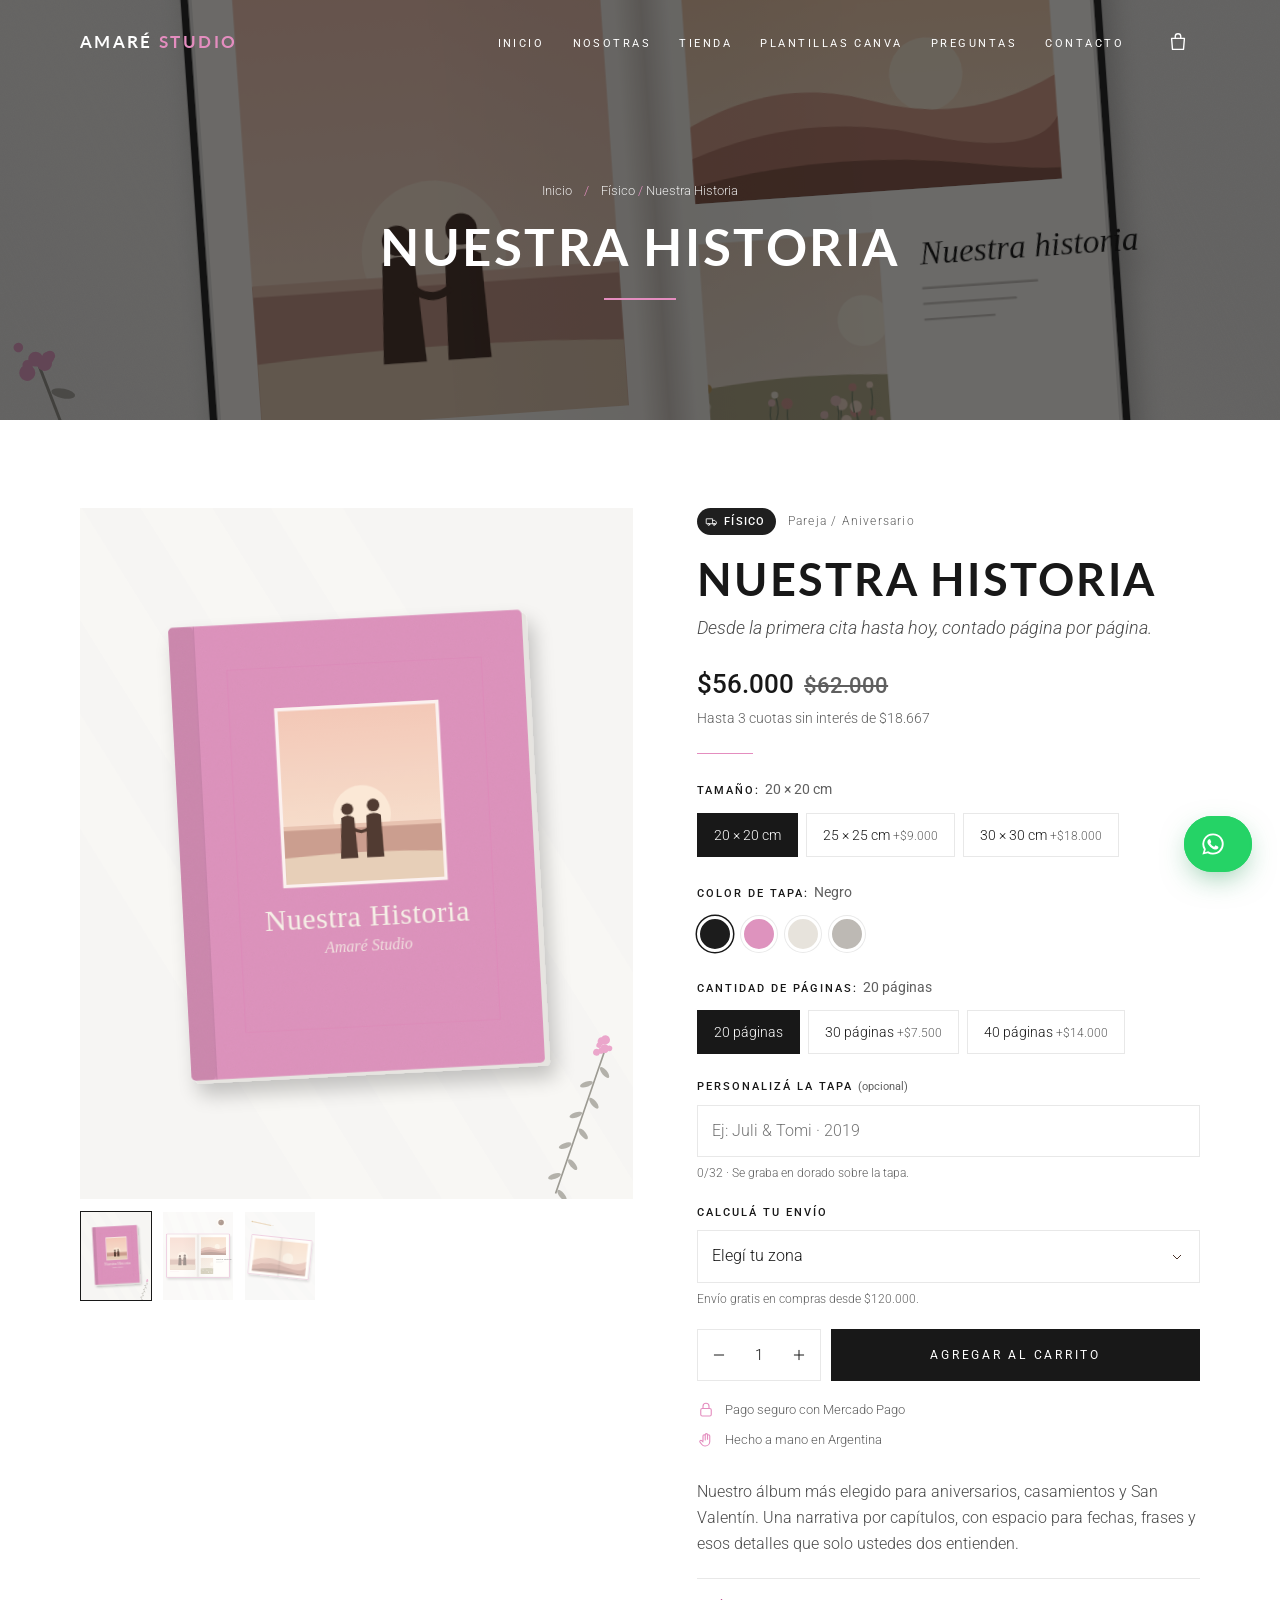
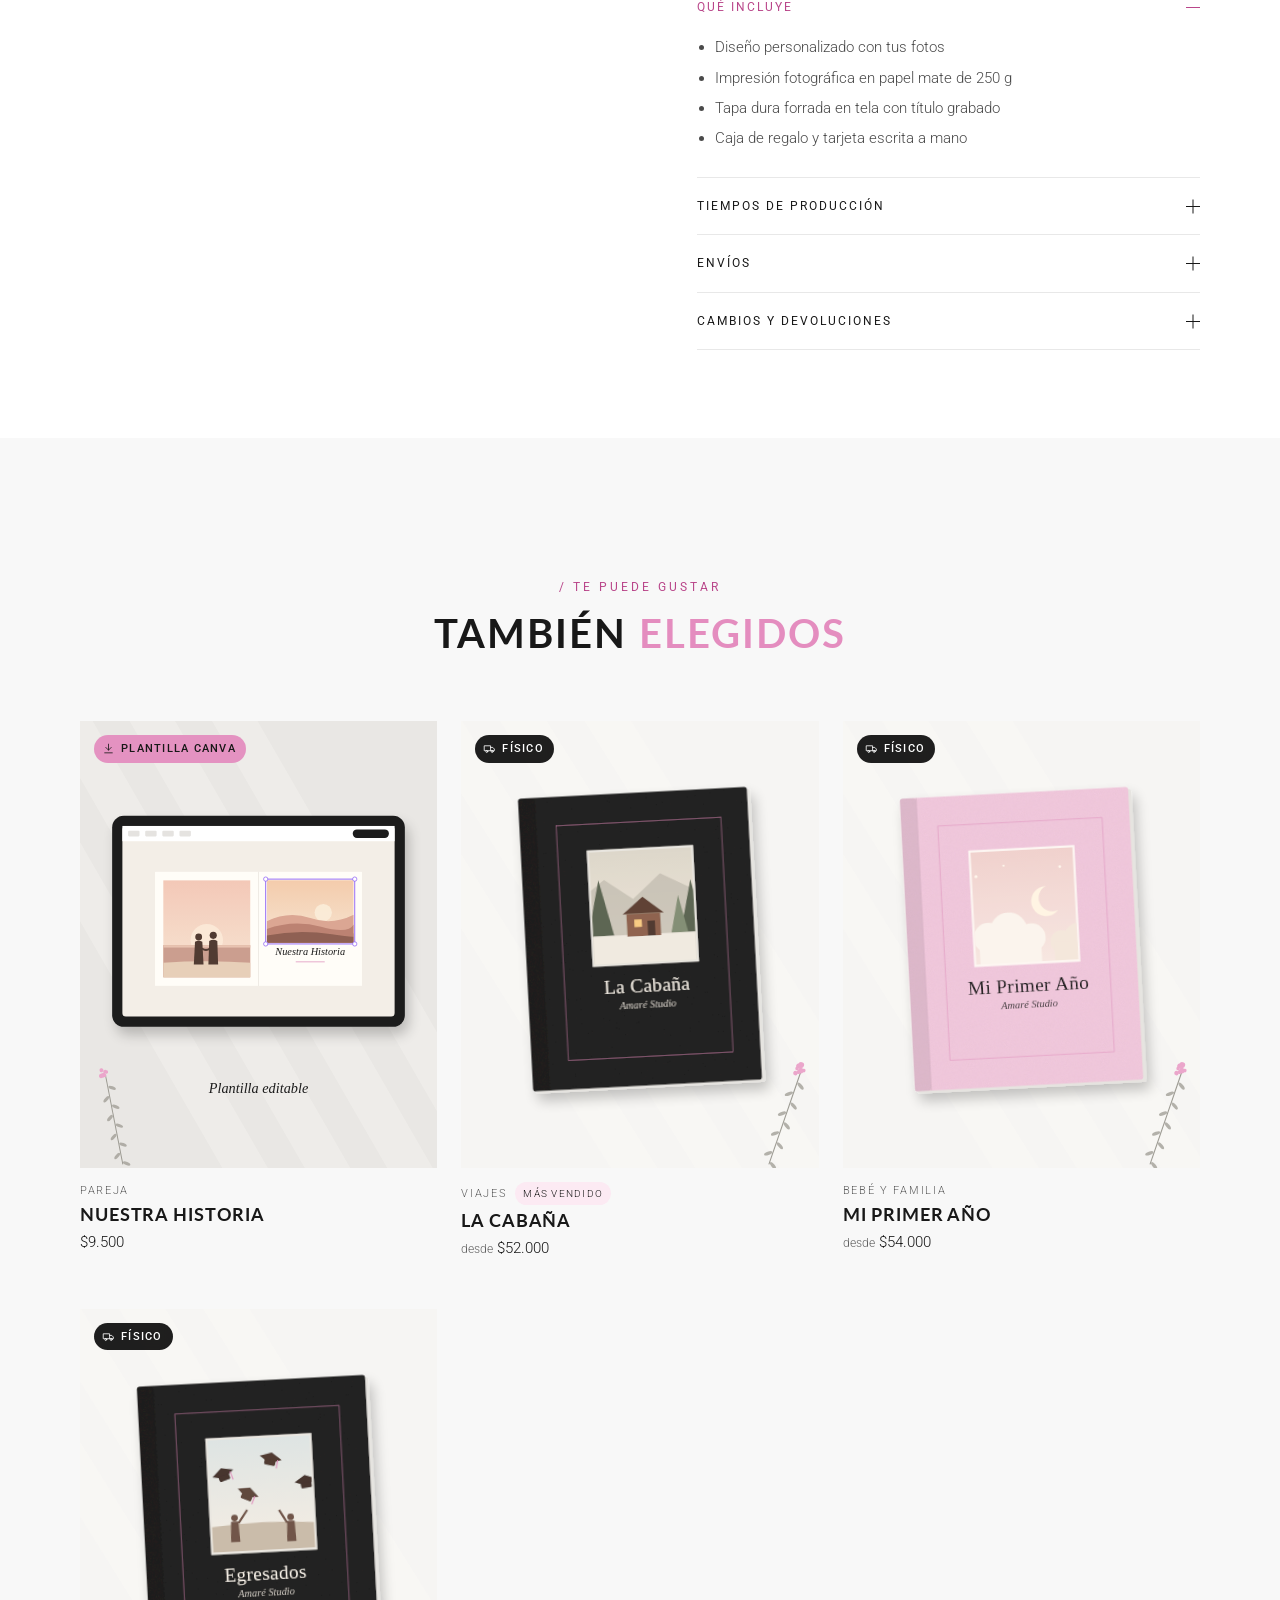
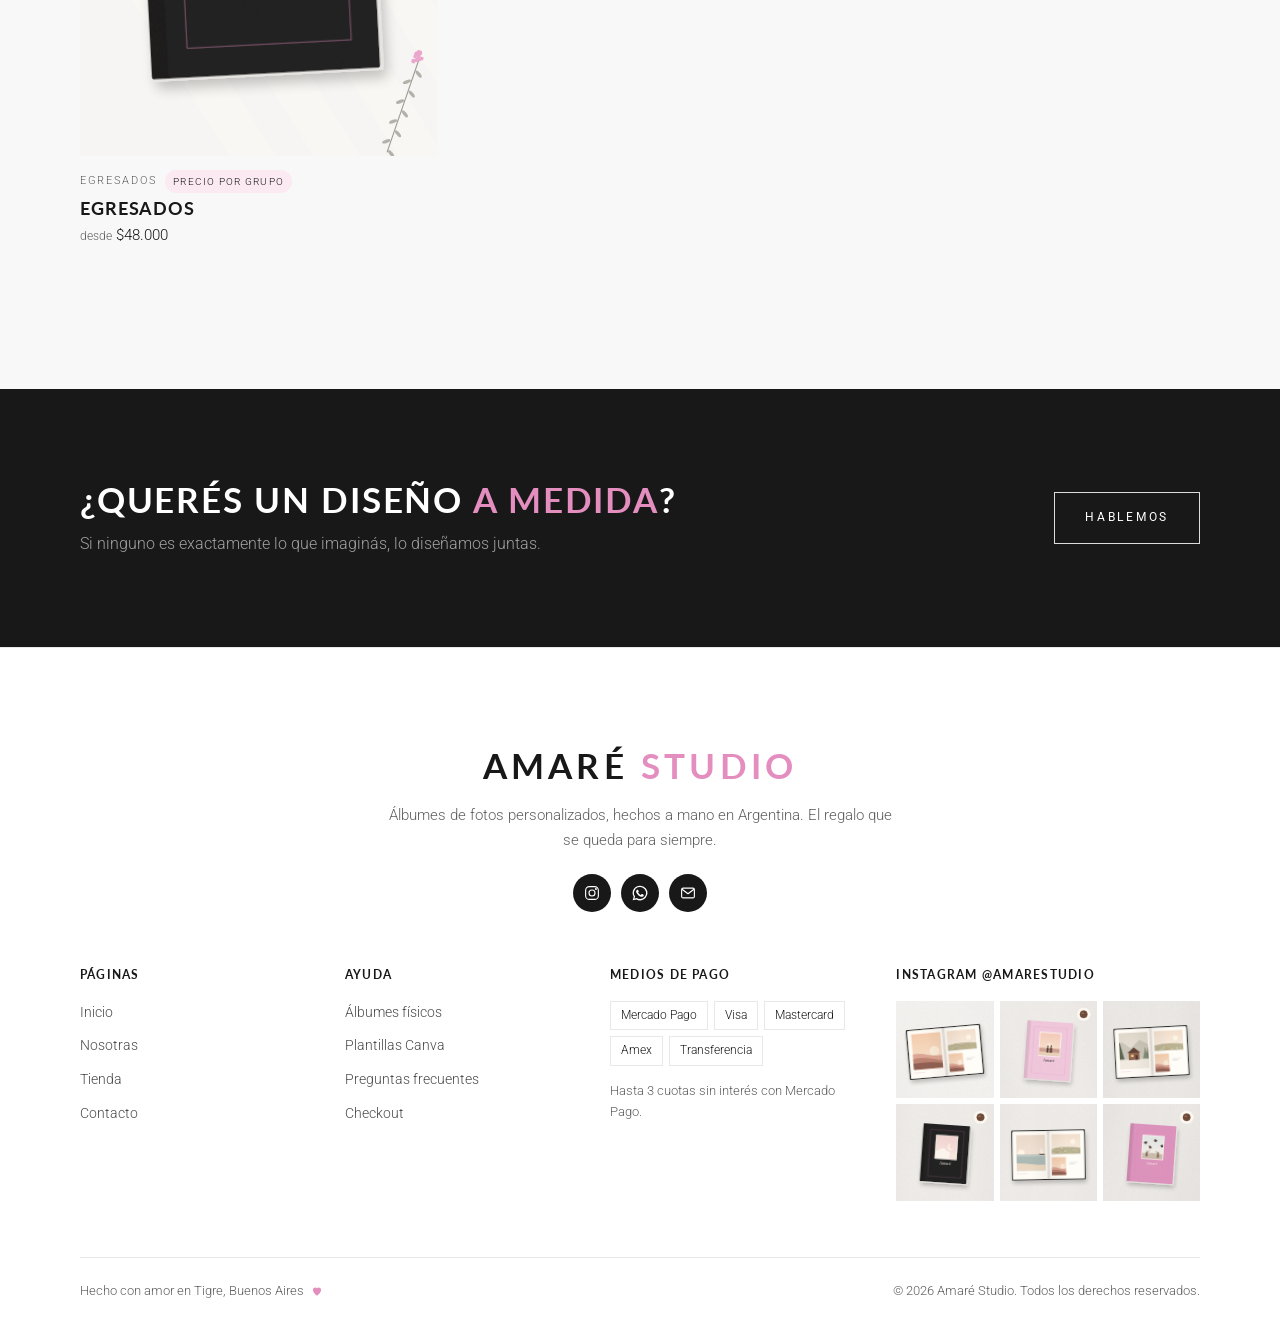
<file: producto.html>
<!doctype html>
<html lang="es-AR">
<head>
  <meta charset="utf-8">
  <meta name="viewport" content="width=device-width, initial-scale=1, viewport-fit=cover">
  <title>Álbum · Amaré Studio</title>
  <meta name="description" content="Álbum de fotos personalizado de Amaré Studio.">
  <meta name="theme-color" content="#FFFFFF">
  <meta property="og:title" content="Álbum · Amaré Studio">
  <meta property="og:description" content="Álbum de fotos personalizado de Amaré Studio.">
  <meta property="og:image" content="assets/img/og-image.svg">
  <link rel="icon" href="assets/favicon.svg?v=20260929" type="image/svg+xml">
  <link rel="preconnect" href="https://fonts.googleapis.com">
  <link rel="preconnect" href="https://fonts.gstatic.com" crossorigin>
  <link href="https://fonts.googleapis.com/css2?family=Lato:wght@400;700&family=Roboto:ital,wght@0,300;0,400;0,500;1,300&display=swap" rel="stylesheet">
  <link rel="stylesheet" href="css/styles.css?v=20260929">
</head>
<body data-page="producto" class="has-hero">
  <div data-component="header"></div>

  <main id="contenido">
    <section class="page-banner">
      <img src="assets/img/hero-1.svg" alt="" width="1600" height="1100">
      <div class="page-banner-inner">
        <nav class="banner-crumbs" aria-label="Migas de pan"><a href="index.html">Inicio</a><span aria-hidden="true">/</span><span data-banner-crumb>Álbum</span></nav>
        <h1 data-banner-title>Álbum</h1>
      </div>
    </section>
    <div data-product-root>
      <div class="container section-tight"><p class="muted">Cargando álbum…</p></div>
    </div>
    <section class="cta-band">
      <div class="container reveal">
        <div>
          <h2>¿Querés un diseño <em>a medida</em>?</h2>
          <p>Si ninguno es exactamente lo que imaginás, lo diseñamos juntas.</p>
        </div>
        <div><a class="btn btn-ghost-light" href="contacto.html#disenio">Hablemos</a></div>
      </div>
    </section>

  </main>

  <div data-component="footer"></div>

  <script defer src="js/config.js?v=20260929"></script>
  <script defer src="js/data/products.js?v=20260929"></script>
  <script defer src="js/services/catalog.js?v=20260929"></script>
  <script defer src="js/cart.js?v=20260929"></script>
  <script defer src="js/ui/components.js?v=20260929"></script>
  <script defer src="js/ui/cart-drawer.js?v=20260929"></script>
  <script defer src="js/ui/effects.js?v=20260929"></script>
  <script defer src="js/pages/product.js?v=20260929"></script>
  <script defer src="js/main.js?v=20260929"></script>
</body>
</html>
</file>
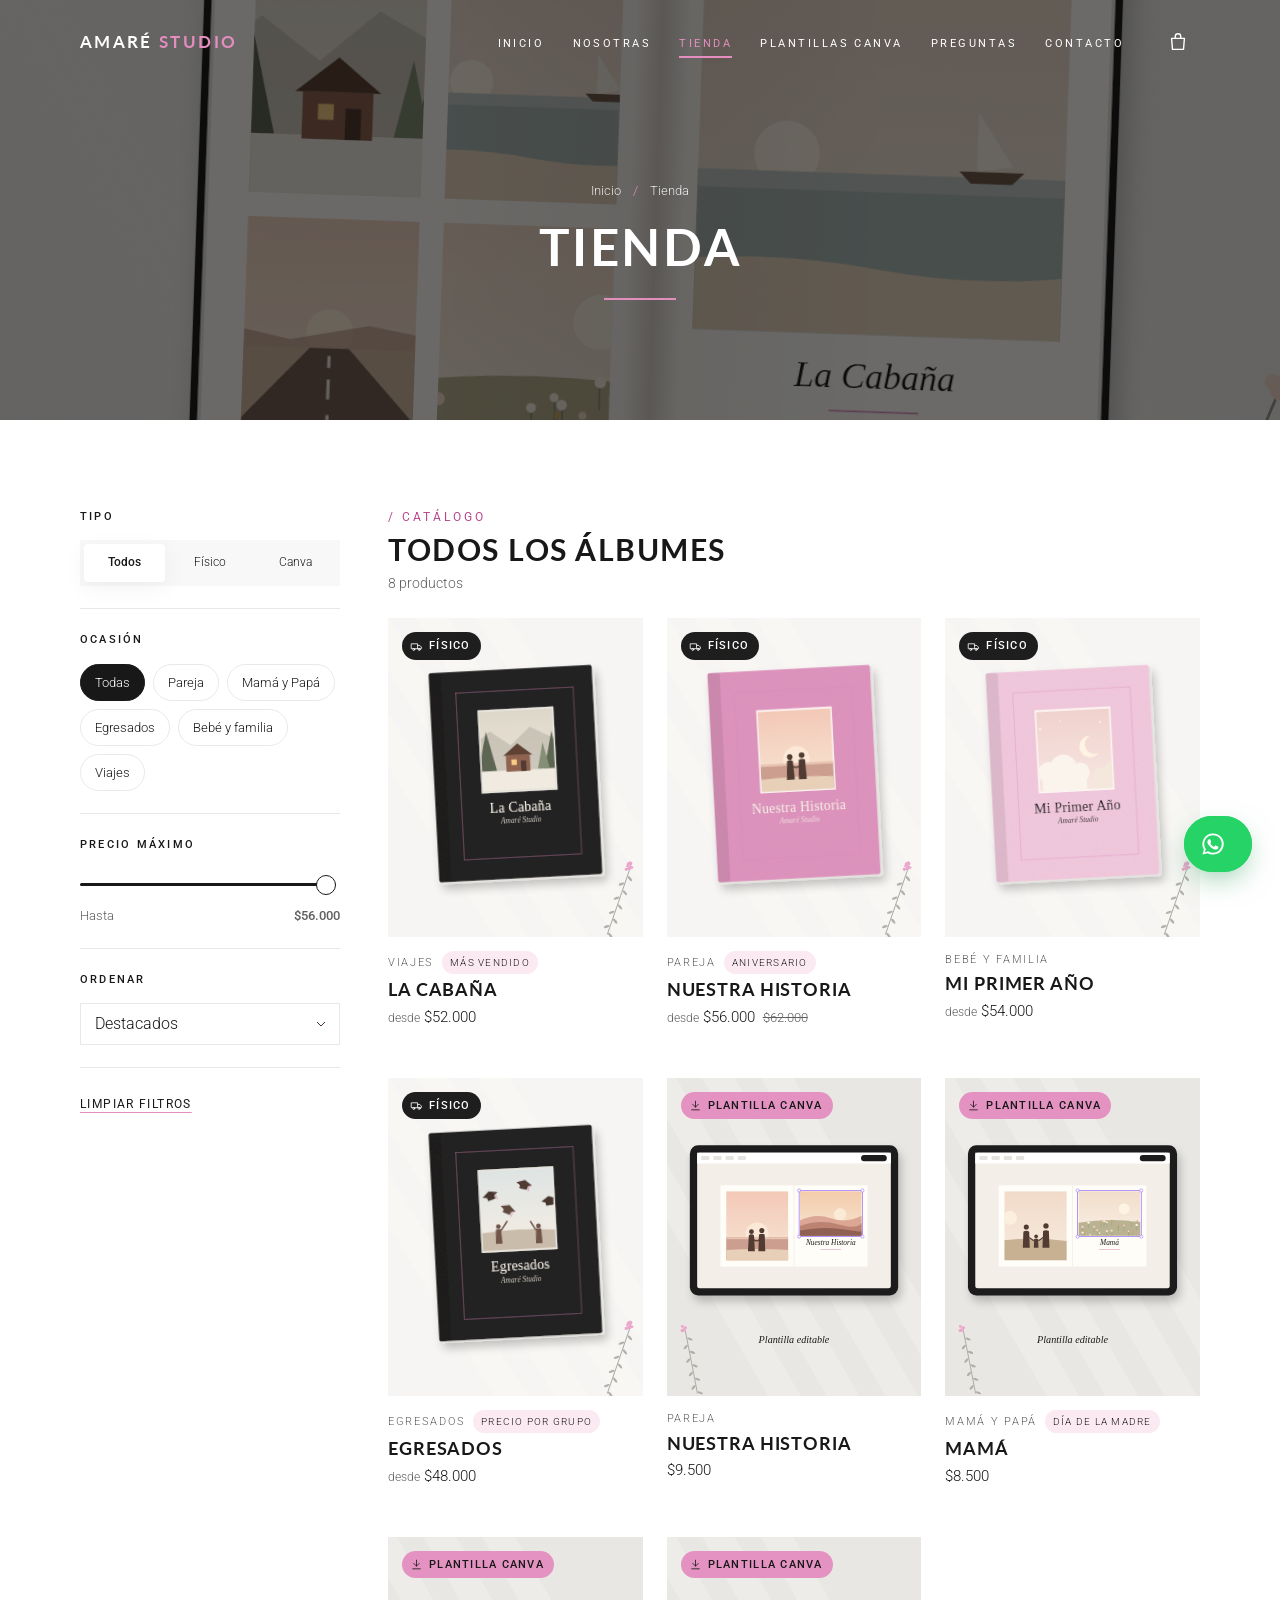
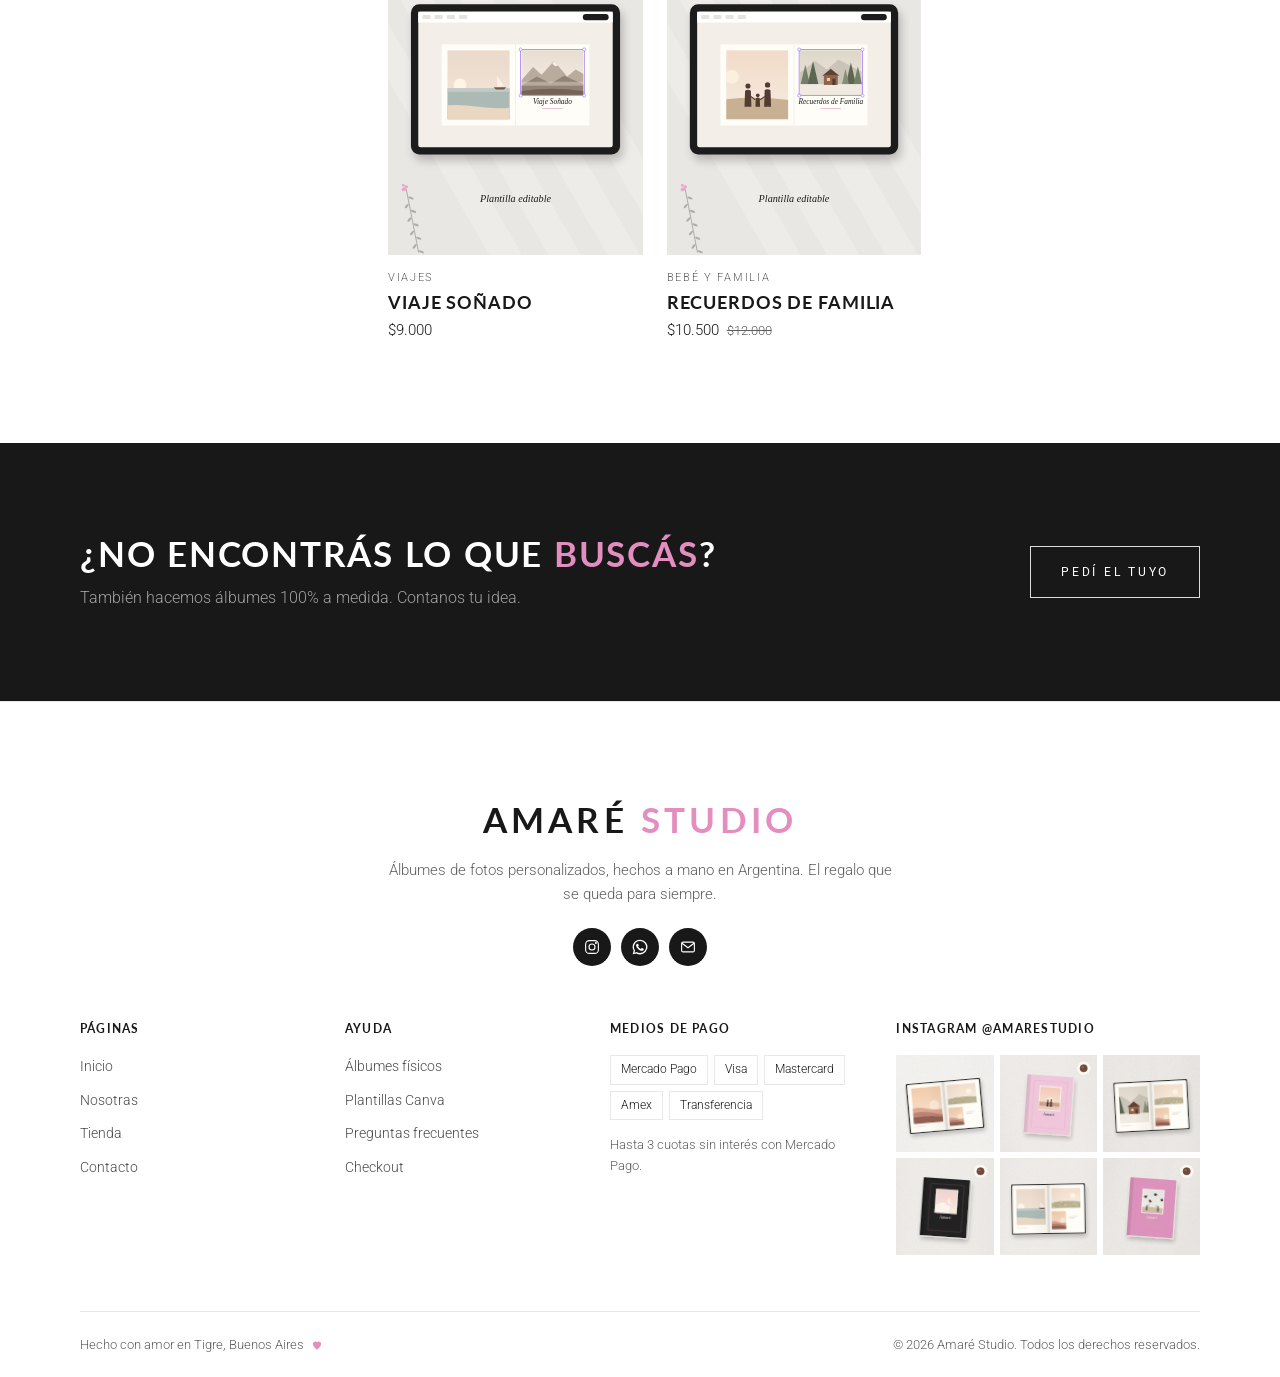
<file: tienda.html>
<!doctype html>
<html lang="es-AR">
<head>
  <meta charset="utf-8">
  <meta name="viewport" content="width=device-width, initial-scale=1, viewport-fit=cover">
  <title>Tienda · Amaré Studio</title>
  <meta name="description" content="Álbumes de fotos físicos y plantillas editables en Canva. Filtrá por tipo, ocasión y precio.">
  <meta name="theme-color" content="#FFFFFF">
  <meta property="og:title" content="Tienda · Amaré Studio">
  <meta property="og:description" content="Álbumes de fotos físicos y plantillas editables en Canva. Filtrá por tipo, ocasión y precio.">
  <meta property="og:image" content="assets/img/og-image.svg">
  <link rel="icon" href="assets/favicon.svg?v=20260929" type="image/svg+xml">
  <link rel="preconnect" href="https://fonts.googleapis.com">
  <link rel="preconnect" href="https://fonts.gstatic.com" crossorigin>
  <link href="https://fonts.googleapis.com/css2?family=Lato:wght@400;700&family=Roboto:ital,wght@0,300;0,400;0,500;1,300&display=swap" rel="stylesheet">
  <link rel="stylesheet" href="css/styles.css?v=20260929">
</head>
<body data-page="tienda" class="has-hero">
  <div data-component="header"></div>

  <main id="contenido">
    <section class="page-banner">
      <img src="assets/img/hero-4.svg" alt="" width="1600" height="1100">
      <div class="page-banner-inner">
        <nav class="banner-crumbs" aria-label="Migas de pan"><a href="index.html">Inicio</a><span aria-hidden="true">/</span><span>Tienda</span></nav>
        <h1>Tienda</h1>
      </div>
    </section>

    <div class="container shop-layout section-tight">
      <aside>
        <form class="filters" data-filters id="filtros" aria-label="Filtros">
          <fieldset class="filter-group">
            <legend>Tipo</legend>
            <div class="segmented">
              <label><input type="radio" name="tipo" value="todos" checked><span>Todos</span></label>
              <label><input type="radio" name="tipo" value="fisico"><span>Físico</span></label>
              <label><input type="radio" name="tipo" value="digital"><span>Canva</span></label>
            </div>
          </fieldset>
          <fieldset class="filter-group">
            <legend>Ocasión</legend>
            <div class="chips" data-occasions></div>
          </fieldset>
          <fieldset class="filter-group">
            <legend>Precio máximo</legend>
            <input class="range" type="range" name="max" aria-label="Precio máximo">
            <div class="range-out"><span>Hasta</span><strong data-price-out></strong></div>
          </fieldset>
          <fieldset class="filter-group">
            <legend>Ordenar</legend>
            <label class="sr-only" for="orden">Ordenar por</label>
            <select class="select" id="orden" name="orden" style="width:100%">
              <option value="destacados">Destacados</option>
              <option value="precio-asc">Menor precio</option>
              <option value="precio-desc">Mayor precio</option>
              <option value="nombre">Nombre A–Z</option>
            </select>
          </fieldset>
          <button type="button" class="btn-link" data-reset>Limpiar filtros</button>
        </form>
      </aside>
      <div>
        <div class="shop-toolbar">
          <div>
            <p class="eyebrow eyebrow-slash" style="margin-bottom:.4em">Catálogo</p>
            <h2 class="shop-title" data-shop-title>Todos los álbumes</h2>
            <span data-result-count aria-live="polite"></span>
          </div>
          <button type="button" class="btn btn-outline btn-small filters-toggle" data-filters-toggle aria-expanded="false" aria-controls="filtros">
            <svg viewBox="0 0 24 24" aria-hidden="true"><path d="M4 7h10M18 7h2M4 17h4M12 17h8"/><circle cx="16" cy="7" r="2"/><circle cx="10" cy="17" r="2"/></svg> Filtrar
          </button>
        </div>
        <div class="product-grid" data-product-grid aria-live="polite">
          <noscript><p>Activá JavaScript para ver el catálogo.</p></noscript>
        </div>
      </div>
    </div>
    <section class="cta-band">
      <div class="container reveal">
        <div>
          <h2>¿No encontrás lo que <em>buscás</em>?</h2>
          <p>También hacemos álbumes 100% a medida. Contanos tu idea.</p>
        </div>
        <div><a class="btn btn-ghost-light" href="contacto.html#disenio">Pedí el tuyo</a></div>
      </div>
    </section>

  </main>

  <div data-component="footer"></div>

  <script defer src="js/config.js?v=20260929"></script>
  <script defer src="js/data/products.js?v=20260929"></script>
  <script defer src="js/services/catalog.js?v=20260929"></script>
  <script defer src="js/cart.js?v=20260929"></script>
  <script defer src="js/ui/components.js?v=20260929"></script>
  <script defer src="js/ui/cart-drawer.js?v=20260929"></script>
  <script defer src="js/ui/effects.js?v=20260929"></script>
  <script defer src="js/pages/shop.js?v=20260929"></script>
  <script defer src="js/main.js?v=20260929"></script>
</body>
</html>
</file>
<file: css/styles.css>
/* ==========================================================================
   Amaré Studio — estilos
   Índice:
   01 Tokens · 02 Base · 03 Utilidades · 04 Botones · 05 Header · 06 Footer
   07 WhatsApp / toast · 08 Carrito · 09 Hero · 10 Intro · 11 Líneas
   12 Pasos · 13 Colecciones · 14 Flipbook · 15 Testimonios · 16 Confianza
   17 Instagram · 18 Newsletter · 19 Tarjetas de producto · 20 Tienda
   21 Ficha · 22 Formularios · 23 Checkout · 24 Páginas internas · 25 Reveal
   ========================================================================== */

/* 01 · Tokens ------------------------------------------------------------ */
:root {
  /* Paleta: blanco, negro y rosa medio (como el sitio actual) */
  --bg: #FFFFFF;
  --bg-soft: #F8F8F8;
  --line-strong: #E6E6E6;
  --surface: #FFFFFF;
  --pink: #E48DBF;            /* detalles: líneas, subrayados, íconos */
  --pink-soft: #FCEAF3;       /* fondos suaves */
  --pink-wm: #FADCEC;         /* marca de agua */
  --pink-ink: #B9468A;        /* rosa legible para textos chicos */
  --pink-line: rgba(228, 141, 191, .55);
  --ink: #181818;             /* negro principal (textos, botones) */
  --ink-2: #000000;
  --text-2: #4A4A4A;
  --muted: #5F5F5F;
  --line: rgba(0, 0, 0, .09);

  /* Títulos: Lato Bold en mayúsculas · Textos: Roboto Light · Botones: Roboto Regular en mayúsculas */
  --display: "Lato", "Helvetica Neue", Arial, sans-serif;
  --sans: "Roboto", system-ui, -apple-system, "Segoe UI", Arial, sans-serif;
  --track-title: .05em;
  --track-btn: .22em;

  --radius: 0px;
  --radius-lg: 0px;
  --shadow-sm: 0 6px 24px rgba(0, 0, 0, .05);
  --shadow: 0 14px 44px rgba(0, 0, 0, .08);
  --shadow-lg: 0 30px 80px -20px rgba(0, 0, 0, .25);

  --ease: cubic-bezier(.2, .7, .2, 1);
  --ease-out: cubic-bezier(.16, 1, .3, 1);

  --gutter: 16px;
  --container: 1200px;
  --header-h: 68px;
  --announce-h: 0px;
}

@media (min-width: 768px) { :root { --gutter: 32px; --header-h: 84px; } }
@media (min-width: 1200px) { :root { --gutter: 40px; } }

/* 02 · Base -------------------------------------------------------------- */
*, *::before, *::after { box-sizing: border-box; }
html { -webkit-text-size-adjust: 100%; scroll-behavior: smooth; scroll-padding-top: calc(var(--header-h) + 20px); }
body {
  margin: 0;
  background: var(--bg);
  color: var(--ink);
  font-family: var(--sans);
  font-weight: 300;
  font-size: 15px;
  line-height: 1.65;
  -webkit-font-smoothing: antialiased;
  overflow-x: hidden;
}
@media (min-width: 768px) { body { font-size: 16px; } }
html.drawer-open, html.menu-open { overflow: hidden; }

img, svg { display: block; max-width: 100%; }
figure { margin: 0; }
img { height: auto; }
a { color: inherit; text-decoration: none; }
button { font: inherit; color: inherit; cursor: pointer; background: none; border: 0; padding: 0; }
input, select, textarea { font: inherit; color: inherit; }
svg { width: 1.25em; height: 1.25em; fill: none; stroke: currentColor; stroke-width: 1.5; stroke-linecap: round; stroke-linejoin: round; flex-shrink: 0; }
svg.icon-fill { fill: currentColor; stroke: none; }

h1, h2, h3, h4 { font-family: var(--display); font-weight: 700; text-transform: uppercase; line-height: 1.18; margin: 0 0 .6em; color: var(--ink); letter-spacing: var(--track-title); text-wrap: balance; }
strong, b { font-weight: 500; }
h1 { font-size: clamp(2.1rem, 5.4vw, 3.8rem); }
h2 { font-size: clamp(1.6rem, 3.4vw, 2.5rem); }
h3 { font-size: clamp(1.05rem, 1.7vw, 1.3rem); }
h1 em, h2 em, h3 em { font-style: normal; color: var(--pink); }
p { margin: 0 0 1em; }
::selection { background: var(--pink); color: var(--ink); }
:focus-visible { outline: 2px solid var(--pink); outline-offset: 3px; }

/* 03 · Utilidades -------------------------------------------------------- */
.container { width: 100%; max-width: var(--container); margin-inline: auto; padding-inline: var(--gutter); }
.section { padding-block: clamp(72px, 11vw, 140px); }
.section-tight { padding-block: clamp(48px, 7vw, 88px); }
.section-alt { background: var(--bg-soft); }
.section-rose { background: var(--pink-soft); }
.section-dark { background: var(--ink); color: rgba(255,255,255,.75); }
.section-head { text-align: center; max-width: 680px; margin: 0 auto clamp(40px, 6vw, 64px); }
.section-head p:last-child { color: var(--muted); margin-bottom: 0; }
.eyebrow {
  font-family: var(--sans); font-size: .72rem; font-weight: 500; letter-spacing: .24em;
  text-transform: uppercase; color: var(--pink-ink); margin-bottom: 1.1em;
}
.eyebrow-slash::before { content: "/ "; }
.serif { font-family: var(--display); font-size: 1.6rem; line-height: 1.2; color: var(--ink); }
.gold-rule { width: 56px; height: 1px; background: var(--pink); margin: 24px 0; }
.gold-rule.center { margin-inline: auto; }
.sr-only { position: absolute; width: 1px; height: 1px; padding: 0; margin: -1px; overflow: hidden; clip: rect(0, 0, 0, 0); white-space: nowrap; border: 0; }
.muted { color: var(--muted); }
.page-top { padding-top: calc(var(--header-h) + var(--announce-h) + 32px); }
.watermark-wrap { position: relative; }
.watermark {
  position: absolute; left: 50%; top: 50%; transform: translate(-50%, -58%);
  font-family: var(--sans); font-weight: 700; font-size: clamp(3.4rem, 13vw, 10rem); letter-spacing: -.02em;
  color: var(--pink-wm); opacity: 1; white-space: nowrap; pointer-events: none; user-select: none; line-height: 1; z-index: 0;
}
.watermark-wrap > *:not(.watermark) { position: relative; z-index: 1; }

/* 04 · Botones ----------------------------------------------------------- */
.btn {
  --b-bg: var(--ink); --b-fg: #fff; --b-bd: var(--ink);
  position: relative; overflow: hidden; isolation: isolate;
  display: inline-flex; align-items: center; justify-content: center; gap: .6em;
  min-height: 52px; padding: 0 30px;
  background: var(--b-bg); color: var(--b-fg); border: 1px solid var(--b-bd); border-radius: var(--radius);
  font-family: var(--sans); font-size: .78rem; font-weight: 400; letter-spacing: var(--track-btn); text-transform: uppercase;
  transition: background .35s var(--ease), color .35s var(--ease), border-color .35s var(--ease), transform .2s var(--ease), box-shadow .35s var(--ease);
  white-space: nowrap;
}
.btn svg { transition: transform .35s var(--ease); }
.btn:hover svg { transform: translateX(4px); }
.btn:active { transform: scale(.97); }
.btn::after { /* onda al presionar */
  content: ""; position: absolute; left: var(--rx, 50%); top: var(--ry, 50%); width: 10px; height: 10px; border-radius: 50%;
  background: currentColor; opacity: 0; transform: translate(-50%, -50%) scale(0); z-index: -1; pointer-events: none;
}
.btn.is-pressed::after { animation: ripple .6s var(--ease-out); }
@keyframes ripple { from { opacity: .22; transform: translate(-50%, -50%) scale(0); } to { opacity: 0; transform: translate(-50%, -50%) scale(40); } }
.btn-primary:hover { --b-bg: var(--pink); --b-bd: var(--pink); box-shadow: 0 12px 26px -12px rgba(228, 141, 191, .8); }
.btn-dark { --b-bg: var(--ink-2); --b-bd: var(--ink-2); }
.btn-dark:hover { --b-bg: var(--pink); --b-bd: var(--pink); }
.btn-outline { --b-bg: transparent; --b-fg: var(--ink); --b-bd: var(--ink); }
.btn-outline:hover { --b-bg: var(--ink); --b-fg: #fff; }
.btn-light { --b-bg: #fff; --b-fg: var(--ink); --b-bd: #fff; }
.btn-light:hover { --b-bg: var(--pink); --b-bd: var(--pink); --b-fg: #fff; }
.btn-ghost-light { --b-bg: transparent; --b-fg: #fff; --b-bd: rgba(255, 255, 255, .85); }
.btn-ghost-light:hover { --b-bg: #fff; --b-fg: var(--ink); --b-bd: #fff; }
.btn-small { min-height: 40px; padding: 0 18px; font-size: .7rem; }
.btn-block { width: 100%; }
.btn[disabled] { opacity: .6; pointer-events: none; }
.btn.is-loading .btn-label::after { content: ""; display: inline-block; width: 12px; height: 12px; margin-left: 10px; border: 1.5px solid currentColor; border-right-color: transparent; border-radius: 50%; vertical-align: -2px; animation: spin .7s linear infinite; }
@keyframes spin { to { transform: rotate(360deg); } }
.btn-link { font-size: .85rem; text-decoration: underline; text-underline-offset: 4px; text-decoration-color: var(--pink); color: var(--ink); }
.link-arrow { display: inline-flex; align-items: center; gap: .5em; font-size: .75rem; letter-spacing: .18em; text-transform: uppercase; font-weight: 500; border-bottom: 1px solid var(--pink); padding-bottom: 4px; }
.link-arrow svg { transition: transform .3s var(--ease); }
.link-arrow:hover svg { transform: translateX(5px); }

.icon-btn {
  position: relative; display: inline-grid; place-items: center; width: 44px; height: 44px; border-radius: 50%;
  transition: background .25s var(--ease), transform .2s var(--ease);
}
.icon-btn:hover { background: rgba(0, 0, 0, .07); }
.icon-btn:active { transform: scale(.92); }
.icon-btn svg { width: 22px; height: 22px; }

.tag { display: inline-block; font-size: .65rem; letter-spacing: .12em; text-transform: uppercase; padding: 3px 8px; border-radius: 99px; }
.tag-soft { background: var(--pink-soft); color: var(--ink); margin-left: 8px; }

/* 05 · Header (transparente sobre la cabecera oscura, blanco al scrollear) - */
.site-header { position: fixed; inset: 0 0 auto; z-index: 50; }
.header-bar {
  position: relative; height: var(--header-h); max-width: var(--container);
  display: grid; grid-template-columns: 44px 1fr 44px; align-items: center; gap: 8px;
  transition: height .4s var(--ease);
}
.site-header::after {
  content: ""; position: absolute; inset: 0; z-index: -1;
  background: rgba(255, 255, 255, .86); backdrop-filter: blur(16px) saturate(1.3); -webkit-backdrop-filter: blur(16px) saturate(1.3);
  box-shadow: 0 1px 0 var(--line); opacity: 0; transition: opacity .4s var(--ease);
}
.site-header.is-scrolled::after { opacity: 1; }
.site-header.is-scrolled .header-bar { height: calc(var(--header-h) - 12px); }
.logo { font-family: var(--display); font-size: 1.65rem; line-height: 1; color: var(--ink); text-align: center; white-space: nowrap; transition: color .4s var(--ease); }
.logo em { font-style: italic; font-weight: 400; color: var(--pink); }
.logo-large { font-size: clamp(2.4rem, 5vw, 3.2rem); }
.main-nav { display: none; }
.main-nav ul { list-style: none; margin: 0; padding: 0; display: flex; gap: clamp(18px, 2.2vw, 34px); }
.main-nav a {
  position: relative; font-size: .7rem; letter-spacing: .18em; text-transform: uppercase; font-weight: 500; color: var(--ink); padding: 8px 0;
  transition: color .3s var(--ease);
}
.main-nav a::after { content: ""; position: absolute; left: 0; right: 0; bottom: 0; height: 1.5px; background: var(--pink); transform: scaleX(0); transform-origin: right; transition: transform .4s var(--ease); }
.main-nav a:hover, .main-nav a[aria-current="page"] { color: var(--pink-ink); }
.main-nav a:hover::after, .main-nav a[aria-current="page"]::after { transform: scaleX(1); transform-origin: left; }
.header-actions { display: flex; align-items: center; justify-content: flex-end; gap: 6px; }
.header-cta { display: none; }
.cart-count {
  position: absolute; top: 4px; right: 2px; min-width: 18px; height: 18px; padding: 0 5px; border-radius: 99px;
  background: var(--pink); color: #fff; font-size: .65rem; font-weight: 600; display: grid; place-items: center; line-height: 1;
  transition: transform .3s var(--ease), opacity .3s;
}
.cart-count.is-empty { transform: scale(0); opacity: 0; }
.cart-count.bump { animation: bump .7s var(--ease-out); }
@keyframes bump { 0% { transform: scale(1); } 25% { transform: scale(1.55); background: var(--ink); } 55% { transform: scale(.9); } 100% { transform: scale(1); } }

/* sobre la cabecera oscura: texto blanco hasta scrollear */
.has-hero .site-header:not(.is-scrolled) .logo,
.has-hero .site-header:not(.is-scrolled) .main-nav a,
.has-hero .site-header:not(.is-scrolled) .icon-btn { color: #fff; }
.has-hero .site-header:not(.is-scrolled) .main-nav a:hover,
.has-hero .site-header:not(.is-scrolled) .main-nav a[aria-current="page"] { color: var(--pink); }
.has-hero .site-header:not(.is-scrolled) .icon-btn:hover { background: rgba(255, 255, 255, .14); }
html.menu-open .site-header .logo, html.menu-open .site-header .icon-btn { color: var(--ink) !important; }

@media (min-width: 1024px) {
  .header-bar { grid-template-columns: auto 1fr auto; gap: 32px; }
  .menu-toggle { display: none; }
  .logo { text-align: left; }
  .main-nav { display: flex; justify-content: flex-end; }
}

.mobile-menu {
  position: fixed; inset: 0; z-index: 45; background: var(--bg);
  padding: calc(var(--header-h) + 24px) var(--gutter) 32px;
  display: flex; flex-direction: column; justify-content: space-between;
  opacity: 0; visibility: hidden; transition: opacity .4s var(--ease), visibility .4s;
}
.mobile-menu[aria-hidden="false"] { opacity: 1; visibility: visible; }
.mobile-menu ul { list-style: none; margin: 0; padding: 0; }
.mobile-menu li { border-bottom: 1px solid var(--line); opacity: 0; transform: translateY(14px); transition: opacity .5s var(--ease), transform .5s var(--ease); }
.mobile-menu[aria-hidden="false"] li { opacity: 1; transform: none; }
.mobile-menu li:nth-child(2) { transition-delay: .05s; } .mobile-menu li:nth-child(3) { transition-delay: .1s; }
.mobile-menu li:nth-child(4) { transition-delay: .15s; } .mobile-menu li:nth-child(5) { transition-delay: .2s; } .mobile-menu li:nth-child(6) { transition-delay: .25s; }
.mobile-menu a { display: block; padding: 14px 0; font-family: var(--display); font-size: 2rem; }
.mobile-menu a[aria-current="page"] { font-style: italic; color: var(--pink-ink); }
.mobile-menu-foot { display: flex; gap: 20px; }
.mobile-menu-foot a { display: inline-flex; align-items: center; gap: 8px; font-family: var(--sans); font-size: .85rem; padding: 0; }
@media (min-width: 1024px) { .mobile-menu { display: none; } }

/* 06 · Footer (centrado, como el kit) ------------------------------------ */
.site-footer { background: var(--bg); color: var(--text-2); padding: clamp(64px, 9vw, 100px) 0 0; border-top: 1px solid var(--line); }
.footer-top { text-align: center; max-width: 520px; margin: 0 auto 56px; }
.footer-top .logo { display: inline-block; }
.footer-tagline { font-size: .92rem; color: var(--muted); margin: 16px 0 22px; }
.footer-social { display: flex; gap: 10px; justify-content: center; }
.footer-social .icon-btn { width: 38px; height: 38px; background: var(--ink); color: #fff; }
.footer-social .icon-btn svg { width: 18px; height: 18px; }
.footer-social .icon-btn:hover { background: var(--pink); }
.footer-grid { display: grid; gap: 36px; grid-template-columns: 1fr 1fr; padding-bottom: 56px; }
.footer-col h3 { font-family: var(--sans); font-size: .78rem; letter-spacing: .14em; text-transform: uppercase; color: var(--ink); margin-bottom: 18px; font-weight: 600; }
.footer-col ul { list-style: none; margin: 0; padding: 0; display: grid; gap: 10px; font-size: .9rem; }
.footer-col a { transition: color .2s; }
.footer-col a:hover { color: var(--pink-ink); }
.footer-ig { grid-column: 1 / -1; }
.footer-ig-grid { display: grid; grid-template-columns: repeat(3, 1fr); gap: 6px; }
.footer-ig-grid a { position: relative; aspect-ratio: 1; overflow: hidden; display: block; background: var(--bg-soft); }
.footer-ig-grid img { width: 100%; height: 100%; object-fit: cover; transition: transform .8s var(--ease); }
.footer-ig-grid a::after { content: ""; position: absolute; inset: 0; background: var(--pink); opacity: 0; mix-blend-mode: multiply; transition: opacity .4s; }
.footer-ig-grid a:hover img { transform: scale(1.08); }
.footer-ig-grid a:hover::after { opacity: .35; }
.payments { display: flex !important; flex-wrap: wrap; gap: 6px !important; }
.payments li { border: 1px solid var(--line); padding: 4px 10px; font-size: .75rem; color: var(--ink); }
.footer-note { font-size: .8rem; color: var(--muted); margin-top: 14px; }
.footer-bottom { display: flex; flex-direction: column; gap: 6px; padding: 22px 0; border-top: 1px solid var(--line); font-size: .8rem; color: var(--muted); }
.footer-bottom p { margin: 0; display: flex; align-items: center; gap: 6px; }
.heart svg { width: 14px; height: 14px; fill: var(--pink); stroke: none; }
@media (min-width: 900px) {
  .footer-grid { grid-template-columns: 1fr 1fr 1.1fr 1.4fr; gap: 48px; }
  .footer-ig { grid-column: auto; }
  .footer-bottom { flex-direction: row; justify-content: space-between; }
}

/* 07 · WhatsApp flotante / toast ----------------------------------------- */
.whatsapp-float {
  position: fixed; right: 16px; bottom: 16px; z-index: 40;
  display: flex; align-items: center; gap: 10px; height: 56px; padding: 0 16px;
  border-radius: 99px; background: #25D366; color: #fff; box-shadow: 0 10px 30px -8px rgba(18, 140, 70, .55);
  transition: transform .3s var(--ease), box-shadow .3s var(--ease);
}
.whatsapp-float svg { width: 26px; height: 26px; }
.whatsapp-float:hover { transform: translateY(-3px) scale(1.03); }
.whatsapp-float::before { content: ""; position: absolute; inset: 0; border-radius: inherit; border: 2px solid #25D366; animation: pulse-ring 2.8s var(--ease-out) infinite; }
@keyframes pulse-ring { from { transform: scale(1); opacity: .6; } to { transform: scale(1.35); opacity: 0; } }
.whatsapp-label { font-size: .8rem; font-weight: 500; max-width: 0; overflow: hidden; white-space: nowrap; transition: max-width .45s var(--ease); }
@media (hover: hover) { .whatsapp-float:hover .whatsapp-label { max-width: 140px; } }
@media (min-width: 768px) { .whatsapp-float { right: 28px; bottom: 28px; } }
@media (prefers-reduced-motion: reduce) { .whatsapp-float::before { animation: none; } }

.toast {
  position: fixed; left: 50%; bottom: 90px; z-index: 80; transform: translate(-50%, 20px);
  display: flex; align-items: center; gap: 10px; padding: 12px 18px; border-radius: 99px;
  background: var(--ink-2); color: var(--bg); font-size: .85rem; box-shadow: var(--shadow-lg);
  opacity: 0; pointer-events: none; transition: opacity .35s var(--ease), transform .35s var(--ease); max-width: calc(100% - 32px);
}
.toast svg { color: var(--pink); }
.toast.is-visible { opacity: 1; transform: translate(-50%, 0); }

/* 08 · Carrito lateral --------------------------------------------------- */
.drawer-overlay { position: fixed; inset: 0; z-index: 60; background: rgba(0, 0, 0, .35); backdrop-filter: blur(3px); opacity: 0; visibility: hidden; transition: opacity .4s var(--ease), visibility .4s; }
.cart-drawer {
  position: fixed; top: 0; right: 0; bottom: 0; z-index: 70; width: min(440px, 100%);
  display: flex; flex-direction: column; background: var(--bg); box-shadow: var(--shadow-lg);
  transform: translateX(100%); visibility: hidden; transition: transform .5s var(--ease-out), visibility .5s;
}
html.drawer-open .drawer-overlay { opacity: 1; visibility: visible; }
html.drawer-open .cart-drawer { transform: none; visibility: visible; }
.drawer-head { display: flex; align-items: center; justify-content: space-between; padding: 18px 20px 18px 24px; border-bottom: 1px solid var(--pink-line); }
.drawer-head h2 { font-size: 1.7rem; margin: 0; }
.drawer-count { font-family: var(--sans); font-size: .9rem; color: var(--muted); }
.drawer-body { flex: 1; overflow-y: auto; padding: 20px 24px; }
.drawer-foot { padding: 20px 24px 24px; border-top: 1px solid var(--line); background: var(--surface); display: grid; gap: 10px; }
.drawer-foot .btn-link { justify-self: center; }
.drawer-note { font-size: .78rem; color: var(--muted); margin: 0; }
.row { display: flex; justify-content: space-between; gap: 12px; margin: 0; font-size: .92rem; }
.row-total { font-family: var(--display); font-size: 1.5rem; color: var(--ink); padding-top: 6px; }
.free-ship { background: var(--surface); border: 1px solid var(--line); border-radius: var(--radius); padding: 12px 14px; font-size: .82rem; margin-bottom: 18px; }
.free-ship p { display: flex; align-items: center; gap: 8px; margin: 0 0 8px; }
.free-ship.is-done p { margin: 0; }
p.free-ship { display: flex; align-items: center; gap: 8px; }
.progress { height: 3px; background: var(--line-strong); border-radius: 99px; overflow: hidden; }
.progress span { display: block; height: 100%; background: linear-gradient(90deg, var(--pink), var(--pink)); transition: width .6s var(--ease-out); }
.cart-lines { list-style: none; margin: 0; padding: 0; display: grid; gap: 18px; }
.cart-line { display: grid; grid-template-columns: 76px 1fr auto; gap: 14px; align-items: start; padding-bottom: 18px; border-bottom: 1px solid var(--line); animation: line-in .45s var(--ease-out); transition: opacity .22s, transform .22s; }
.cart-line.is-leaving { opacity: 0; transform: translateX(30px); }
@keyframes line-in { from { opacity: 0; transform: translateY(8px); } }
.line-img img { width: 76px; height: 95px; object-fit: cover; border-radius: var(--radius); background: var(--bg-soft); }
.line-type { font-size: .62rem; letter-spacing: .16em; text-transform: uppercase; color: var(--pink-ink); margin: 0 0 2px; }
.line-body h4 { font-size: 1.25rem; margin: 0 0 4px; }
.line-meta, .line-perso { font-size: .78rem; color: var(--muted); margin: 0 0 4px; }
.line-actions { display: flex; align-items: center; gap: 10px; margin-top: 8px; }
.line-remove { color: var(--muted); padding: 6px; border-radius: 50%; transition: color .2s, background .2s; }
.line-remove:hover { color: var(--ink); background: rgba(0, 0, 0, .07); }
.line-remove svg { width: 18px; height: 18px; }
.line-price { font-weight: 500; font-size: .92rem; margin: 0; white-space: nowrap; }
.cart-empty { text-align: center; padding: 30px 10px; display: grid; justify-items: center; gap: 4px; }
.cart-empty img { width: 150px; border-radius: var(--radius); margin-bottom: 14px; opacity: .9; }
.cart-empty .btn { margin-top: 14px; }

.qty { display: inline-flex; align-items: center; border: 1px solid var(--line); border-radius: var(--radius); background: var(--surface); height: 52px; }
.qty button { width: 42px; height: 100%; display: grid; place-items: center; color: var(--ink); transition: background .2s; }
.qty button:hover { background: var(--bg-soft); }
.qty button svg { width: 16px; height: 16px; }
.qty input, .qty span { width: 38px; text-align: center; border: 0; background: transparent; font-size: .95rem; -moz-appearance: textfield; }
.qty input::-webkit-outer-spin-button, .qty input::-webkit-inner-spin-button { -webkit-appearance: none; margin: 0; }
.qty-small { height: 34px; }
.qty-small button { width: 30px; }
.qty-small span { width: 24px; font-size: .85rem; }

/* 09 · Hero ------------------------------------------------------------- */
.hero { position: relative; min-height: 100vh; display: flex; align-items: center; color: #fff; overflow: hidden; background: #111; }
@supports (min-height: 100svh) { .hero { min-height: 100svh; } }
.hero-slides { position: absolute; inset: 0; }
.hero-slide { position: absolute; inset: 0; opacity: 0; transition: opacity 1.4s var(--ease); }
.hero-slide img { width: 100%; height: 100%; object-fit: cover; transform: scale(1.08); transition: transform 7s linear; }
.hero-slide.is-active { opacity: 1; }
.hero-slide.is-active img { transform: scale(1); }
.hero::after { content: ""; position: absolute; inset: 0; background: linear-gradient(90deg, rgba(0,0,0,.68), rgba(0,0,0,.42) 60%, rgba(0,0,0,.3)); }
.hero-content { position: relative; z-index: 2; display: grid; gap: 40px; align-items: center; padding-top: calc(var(--header-h) + 40px); padding-bottom: 110px; }
@media (min-width: 900px) { .hero-content { grid-template-columns: 1fr auto; } }
.hero .eyebrow { color: var(--pink); }
.hero h1 { color: #fff; max-width: 12ch; margin-bottom: .35em; font-weight: 500; }
.hero h1 em { color: var(--pink); }
.hero-sub { font-size: clamp(1rem, 1.5vw, 1.1rem); max-width: 460px; color: rgba(255, 255, 255, .86); margin-bottom: 34px; font-weight: 300; }
.hero-ctas { display: flex; flex-wrap: wrap; gap: 12px; }
.hero-ctas .btn { flex: 1 1 auto; }
@media (min-width: 560px) { .hero-ctas .btn { flex: 0 0 auto; } }
.play-btn { display: inline-flex; align-items: center; gap: 16px; color: #fff; font-size: .72rem; letter-spacing: .18em; text-transform: uppercase; font-weight: 500; }
.play-btn .play-circle { position: relative; width: 78px; height: 78px; border-radius: 50%; border: 1.5px solid rgba(255, 255, 255, .9); display: grid; place-items: center; transition: background .35s var(--ease), border-color .35s var(--ease), transform .35s var(--ease); }
.play-btn .play-circle::before { content: ""; position: absolute; inset: -10px; border-radius: 50%; border: 1px solid rgba(255, 255, 255, .35); animation: pulse-ring 2.8s var(--ease-out) infinite; }
.play-btn svg { width: 22px; height: 22px; fill: currentColor; stroke: none; margin-left: 3px; }
.play-btn:hover .play-circle { background: var(--pink); border-color: var(--pink); transform: scale(1.06); }
.hero-foot { position: absolute; z-index: 3; left: 0; right: 0; bottom: 28px; display: flex; justify-content: space-between; align-items: center; }
.hero-dots { display: flex; gap: 10px; }
.hero-dots button { position: relative; width: 42px; height: 20px; }
.hero-dots button::before, .hero-dots button::after { content: ""; position: absolute; left: 0; right: 0; top: 50%; height: 1.5px; background: rgba(255, 255, 255, .35); }
.hero-dots button::after { background: var(--pink); transform: scaleX(0); transform-origin: left; }
.hero-dots button.is-active::after { animation: dot-progress var(--dur, 5500ms) linear forwards; }
[data-carousel].is-paused .hero-dots button.is-active::after { animation-play-state: paused; }
@keyframes dot-progress { to { transform: scaleX(1); } }
.hero-scroll { font-size: .65rem; letter-spacing: .3em; text-transform: uppercase; color: rgba(255, 255, 255, .75); display: none; align-items: center; gap: 12px; }
.hero-scroll::after { content: ""; width: 1px; height: 36px; background: linear-gradient(#fff, transparent); animation: scroll-cue 2.2s var(--ease) infinite; }
@keyframes scroll-cue { 0% { transform: scaleY(0); transform-origin: top; } 50% { transform: scaleY(1); transform-origin: top; } 51% { transform-origin: bottom; } 100% { transform: scaleY(0); transform-origin: bottom; } }
@media (min-width: 768px) { .hero-scroll { display: inline-flex; } }
.hero-in { opacity: 0; transform: translateY(24px); animation: hero-in 1.1s var(--ease-out) forwards; animation-delay: var(--d, 0ms); }
@keyframes hero-in { to { opacity: 1; transform: none; } }

/* Cabecera de páginas internas (foto oscura + migas + título) */
.page-banner { position: relative; min-height: 340px; display: grid; place-items: center; text-align: center; color: #fff; background: #111; overflow: hidden; padding: calc(var(--header-h) + 40px) var(--gutter) 64px; }
@media (min-width: 768px) { .page-banner { min-height: 420px; } }
.page-banner > img { position: absolute; inset: 0; width: 100%; height: 100%; object-fit: cover; transform: scale(1.06); animation: banner-in 2.4s var(--ease-out) forwards; }
@keyframes banner-in { to { transform: scale(1); } }
.page-banner::after { content: ""; position: absolute; inset: 0; background: rgba(0, 0, 0, .58); }
.page-banner-inner { position: relative; z-index: 2; }
.banner-crumbs { display: flex; gap: 12px; justify-content: center; font-size: .82rem; color: rgba(255, 255, 255, .85); margin-bottom: 14px; }
.banner-crumbs a:hover { color: var(--pink); }
.banner-crumbs span[aria-hidden] { color: var(--pink); }
.page-banner h1 { color: #fff; font-size: clamp(2.4rem, 6vw, 4rem); margin: 0; }
.page-banner h1 em { color: var(--pink); }
.page-banner h1::after { content: ""; display: block; width: 72px; height: 2px; background: var(--pink); margin: 22px auto 0; }

/* 10 · Intro (foto + tarjeta superpuesta + contadores) ------------------ */
.intro { display: grid; align-items: center; }
.intro-media { position: relative; overflow: hidden; aspect-ratio: 4 / 5; }
.intro-media img { width: 100%; height: 100%; object-fit: cover; transition: transform 1.4s var(--ease); }
.intro:hover .intro-media img { transform: scale(1.03); }
.video-chip { position: absolute; left: 0; bottom: 0; z-index: 2; display: flex; align-items: center; gap: 14px; background: #fff; padding: 16px 22px 16px 16px; font-size: .72rem; letter-spacing: .16em; text-transform: uppercase; font-weight: 600; color: var(--ink); }
.video-chip .dot { width: 46px; height: 46px; border-radius: 50%; background: var(--ink); color: #fff; display: grid; place-items: center; transition: background .3s; }
.video-chip .dot svg { width: 16px; height: 16px; fill: currentColor; stroke: none; margin-left: 2px; }
.video-chip:hover .dot { background: var(--pink); }
.intro.is-reverse .video-chip { left: auto; right: 0; }
.intro-body { position: relative; z-index: 2; margin: -60px 14px 0; }
.intro-card { background: #fff; padding: 36px 26px; box-shadow: var(--shadow); }
.intro-card h2 { font-size: clamp(2rem, 4vw, 3.1rem); }
.intro-card p { color: var(--muted); }
.intro-card .btn { margin-top: 10px; }
.counters { display: flex; gap: 48px; justify-content: center; padding: 30px 0 0; }
.counter { text-align: center; }
.counter strong { display: block; font-family: var(--display); font-size: 2.6rem; font-weight: 500; color: var(--ink); line-height: 1; }
.counter strong em { color: var(--pink); font-style: normal; }
.counter small { font-size: .78rem; color: var(--muted); letter-spacing: .04em; }
@media (min-width: 900px) {
  .intro { grid-template-columns: 1fr 1fr; }
  .intro-media { grid-column: 1 / 2; grid-row: 1; aspect-ratio: auto; height: 100%; min-height: 560px; }
  .intro-body { grid-column: 2 / 3; grid-row: 1; margin: 0 0 0 -90px; }
  .intro-card { padding: 56px 52px; }
  .intro.is-reverse .intro-media { grid-column: 2 / 3; }
  .intro.is-reverse .intro-body { grid-column: 1 / 2; margin: 0 -90px 0 0; }
}

/* 11 · Dos líneas de producto ------------------------------------------- */
.lines { display: grid; gap: 24px; }
@media (min-width: 900px) { .lines { grid-template-columns: 1fr 1fr; gap: 30px; } }
.line-card { position: relative; display: flex; flex-direction: column; background: #fff; overflow: hidden; box-shadow: var(--shadow-sm); transition: box-shadow .5s var(--ease), transform .5s var(--ease); }
.line-card:hover { box-shadow: var(--shadow); transform: translateY(-4px); }
.line-card-media { position: relative; aspect-ratio: 5 / 4; overflow: hidden; background: var(--bg-soft); }
.line-card-media img { width: 100%; height: 100%; object-fit: cover; transition: transform 1.2s var(--ease); }
.line-card:hover .line-card-media img { transform: scale(1.05); }
.line-card-body { padding: 30px 24px 32px; display: flex; flex-direction: column; flex: 1; border-top: 2px solid var(--pink); }
@media (min-width: 768px) { .line-card-body { padding: 40px 44px 44px; } }
.line-card-label { display: inline-flex; align-items: center; gap: 8px; align-self: flex-start; font-size: .66rem; letter-spacing: .18em; text-transform: uppercase; font-weight: 600; padding: 7px 12px; margin-bottom: 18px; }
.line-card-label svg { width: 15px; height: 15px; }
.line-card--fisico .line-card-label { background: var(--ink); color: #fff; }
.line-card--digital .line-card-label { background: var(--pink); color: #fff; }
.line-card h3 { font-size: clamp(1.9rem, 3.2vw, 2.5rem); }
.line-card p { color: var(--muted); }
.checklist { list-style: none; padding: 0; margin: 4px 0 28px; display: grid; gap: 10px; font-size: .92rem; }
.checklist li { display: flex; gap: 10px; align-items: flex-start; }
.checklist svg { color: var(--pink); margin-top: 3px; width: 18px; height: 18px; stroke-width: 2; }
.line-card .card-foot { margin-top: auto; display: flex; flex-wrap: wrap; align-items: center; justify-content: space-between; gap: 16px; padding-top: 22px; border-top: 1px solid var(--line); }
.line-card .from { font-family: var(--display); font-size: 1.6rem; margin: 0; color: var(--ink); }
.line-card .from small { font-family: var(--sans); font-size: .7rem; color: var(--muted); display: block; letter-spacing: .14em; text-transform: uppercase; }

/* Grilla "servicios" del kit: título a la izquierda + tarjetas con ícono */
.services { display: grid; gap: 18px; }
.services-intro h2 { margin-bottom: .4em; }
.services-intro p { color: var(--muted); }
.service-card { position: relative; display: block; background: #fff; padding: 34px 28px; box-shadow: var(--shadow-sm); overflow: hidden; isolation: isolate; transition: color .5s var(--ease), transform .5s var(--ease), box-shadow .5s var(--ease); }
.service-card > img { position: absolute; inset: 0; width: 100%; height: 100%; object-fit: cover; z-index: -2; opacity: 0; transform: scale(1.08); transition: opacity .6s var(--ease), transform 1.2s var(--ease); }
.service-card::before { content: ""; position: absolute; inset: 0; z-index: -1; background: rgba(0, 0, 0, .6); opacity: 0; transition: opacity .6s var(--ease); }
.service-card svg { width: 34px; height: 34px; color: var(--pink); margin-bottom: 22px; stroke-width: 1.3; }
.service-card h3 { font-size: 1.55rem; margin-bottom: .4em; transition: color .5s var(--ease); }
.service-card p { color: var(--muted); font-size: .9rem; margin: 0; transition: color .5s var(--ease); }
.service-card .more { display: inline-flex; align-items: center; gap: 6px; margin-top: 16px; font-size: .68rem; letter-spacing: .18em; text-transform: uppercase; font-weight: 600; color: var(--pink-ink); transition: color .5s var(--ease); }
.service-card:hover, .service-card.is-featured { color: #fff; box-shadow: var(--shadow); }
.service-card:hover > img, .service-card.is-featured > img { opacity: 1; transform: scale(1); }
.service-card:hover::before, .service-card.is-featured::before { opacity: 1; }
.service-card:hover h3, .service-card.is-featured h3 { color: #fff; }
.service-card:hover p, .service-card.is-featured p { color: rgba(255, 255, 255, .85); }
.service-card:hover .more, .service-card.is-featured .more { color: var(--pink); }
.services:hover .service-card.is-featured:not(:hover) { color: inherit; }
.services:hover .service-card.is-featured:not(:hover) > img, .services:hover .service-card.is-featured:not(:hover)::before { opacity: 0; }
.services:hover .service-card.is-featured:not(:hover) h3 { color: var(--ink); }
.services:hover .service-card.is-featured:not(:hover) p { color: var(--muted); }
.services:hover .service-card.is-featured:not(:hover) .more { color: var(--pink-ink); }
@media (min-width: 700px) { .services { grid-template-columns: repeat(2, 1fr); } }
@media (min-width: 1000px) { .services { grid-template-columns: repeat(3, 1fr); gap: 24px; } .services-intro { padding-right: 20px; align-self: center; } }

/* 12 · Cómo funciona (números grandes calados) -------------------------- */
.steps { list-style: none; margin: 0; padding: 0; display: grid; gap: 48px; }
.step { position: relative; text-align: center; padding: 40px 12px 0; }
.step-num {
  position: absolute; top: -10px; left: 50%; transform: translateX(-50%); z-index: 0;
  font-family: var(--sans); font-weight: 700; font-size: 5.6rem; line-height: 1;
  color: transparent; -webkit-text-stroke: 1.5px var(--pink-line); transition: -webkit-text-stroke-color .4s, color .4s;
}
.step:hover .step-num { color: var(--pink-soft); -webkit-text-stroke-color: var(--pink); }
.step h3 { position: relative; font-family: var(--sans); font-size: 1rem; font-weight: 600; letter-spacing: .14em; text-transform: uppercase; margin: 16px 0 .8em; }
.step p { position: relative; color: var(--muted); max-width: 300px; margin-inline: auto; font-size: .93rem; }
.step-icon { display: none; }
@media (min-width: 900px) { .steps { grid-template-columns: repeat(3, 1fr); gap: 32px; } }

/* 13 · Colecciones ------------------------------------------------------- */
.collections-head { text-align: center; padding-inline: var(--gutter); margin-bottom: 36px; }
.collections-head h2 { text-transform: uppercase; letter-spacing: .04em; font-size: clamp(2rem, 5vw, 3.4rem); }
.collections-head p { color: var(--muted); max-width: 520px; margin: 0 auto; }
.tabs { display: flex; gap: 6px; justify-content: flex-start; overflow-x: auto; scrollbar-width: none; padding: 4px var(--gutter) 28px; scroll-snap-type: x proximity; }
.tabs::-webkit-scrollbar { display: none; }
@media (min-width: 900px) { .tabs { justify-content: center; } }
.tab {
  flex: 0 0 auto; scroll-snap-align: start; padding: 12px 22px; border-radius: var(--radius);
  font-size: .72rem; letter-spacing: .2em; text-transform: uppercase; font-weight: 500; color: var(--ink);
  transition: background .3s var(--ease), color .3s var(--ease);
}
.tab:hover { background: var(--bg-soft); }
.tab.is-active { background: var(--ink-2); color: var(--bg); }
.collection-grid { display: grid; grid-template-columns: repeat(2, 1fr); gap: 2px; transition: opacity .22s var(--ease); min-height: 300px; }
.collection-grid.is-switching { opacity: 0; }
@media (min-width: 900px) { .collection-grid { grid-template-columns: repeat(3, 1fr); } }
.collection-tile { position: relative; display: block; aspect-ratio: 4 / 5; overflow: hidden; background: var(--bg-soft); }
.collection-tile img { position: absolute; inset: 0; width: 100%; height: 100%; object-fit: cover; transition: transform 1.1s var(--ease), opacity .7s var(--ease); }
.collection-tile .img-secondary { opacity: 0; }
.collection-tile::after { content: ""; position: absolute; inset: 0; background: linear-gradient(0deg, rgba(0, 0, 0, .6), rgba(0, 0, 0, 0) 50%); opacity: .75; transition: opacity .5s var(--ease); }
.collection-tile .type-badge { z-index: 2; }
.tile-caption { position: absolute; z-index: 2; left: 14px; right: 14px; bottom: 14px; color: #fff; display: grid; gap: 2px; transition: transform .5s var(--ease); }
.tile-name { font-family: var(--display); font-size: clamp(1.3rem, 2.4vw, 2rem); line-height: 1.05; }
.tile-price { font-size: .78rem; letter-spacing: .08em; opacity: .9; }
@media (min-width: 768px) { .tile-caption { left: 26px; bottom: 24px; } }
@media (hover: hover) {
  .collection-tile:hover img { transform: scale(1.05); }
  .collection-tile:hover .img-secondary { opacity: 1; }
  .collection-tile:hover::after { opacity: 1; }
  .collection-tile:hover .tile-caption { transform: translateY(-6px); }
}
.collections-more { text-align: center; margin-top: 40px; }

/* 14 · Flipbook ---------------------------------------------------------- */
.flip-layout { display: grid; gap: 40px; align-items: center; }
@media (min-width: 1000px) { .flip-layout { grid-template-columns: 4fr 7fr; gap: 64px; } }
.flip-copy p { color: var(--muted); }
.flipbook { outline: none; }
.fb-stage { perspective: 2400px; padding: 10px 0 24px; }
.fb-book {
  position: relative; width: 100%; max-width: 760px; margin: 0 auto; aspect-ratio: 2 / 1.3;
  transition: transform .9s var(--ease); cursor: pointer; transform-style: preserve-3d;
}
.fb-book.is-closed-front { transform: translateX(-25%); }
.fb-book.is-closed-back { transform: translateX(25%); }
.fb-book::before { /* sombra bajo el libro */
  content: ""; position: absolute; left: 50%; right: 0; bottom: -18px; height: 30px; background: radial-gradient(closest-side, rgba(0, 0, 0, .28), transparent); filter: blur(6px); transition: left .9s var(--ease), right .9s var(--ease);
}
.fb-book:not(.is-closed-front):not(.is-closed-back)::before { left: 0; }
.fb-book.is-closed-back::before { left: 0; right: 50%; }
.fb-leaf {
  position: absolute; top: 0; left: 50%; width: 50%; height: 100%;
  transform-origin: left center; transform-style: preserve-3d;
  transition: transform .9s cubic-bezier(.45, .05, .25, 1);
}
.fb-leaf.is-flipped { transform: rotateY(-180deg); }
.fb-face { position: absolute; inset: 0; backface-visibility: hidden; -webkit-backface-visibility: hidden; overflow: hidden; background: var(--surface); }
.fb-front { border-radius: 0 6px 6px 0; box-shadow: inset 12px 0 20px -12px rgba(0, 0, 0, .25), 0 10px 30px -10px rgba(0, 0, 0, .3); }
.fb-back { transform: rotateY(180deg); border-radius: 6px 0 0 6px; box-shadow: inset -12px 0 20px -12px rgba(0, 0, 0, .25), 0 10px 30px -10px rgba(0, 0, 0, .3); }
.fb-page { position: absolute; inset: 0; padding: 7%; display: flex; flex-direction: column; gap: 5%; }
.fb-page img { width: 100%; object-fit: cover; flex: 1; min-height: 0; background: var(--bg-soft); }
.fb-page .fb-caption { font-family: var(--display); font-style: italic; font-size: clamp(.7rem, 1.8vw, 1.2rem); color: var(--ink); text-align: center; margin: 0; }
.fb-page .fb-small { font-size: clamp(.45rem, 1vw, .7rem); letter-spacing: .16em; text-transform: uppercase; color: var(--muted); text-align: center; margin: 0; }
.fb-page-text { justify-content: center; align-items: center; text-align: center; }
.fb-page-text h3 { font-size: clamp(1rem, 3.2vw, 2.2rem); margin: 0; }
.fb-page-text .gold-rule { margin: 6% auto; width: 22%; }
.fb-page-duo { display: grid; grid-template-rows: 1fr 1fr; }
.fb-cover { background: #DE93BE; color: var(--bg); display: grid; place-items: center; text-align: center; }
.fb-cover::before { content: ""; position: absolute; inset: 9%; border: 1px solid rgba(255, 255, 255, .75); }
.fb-cover h3 { color: var(--bg); font-size: clamp(1.2rem, 4vw, 2.8rem); margin: 0; }
.fb-cover p { font-family: var(--display); font-style: italic; margin: 6px 0 0; font-size: clamp(.7rem, 1.6vw, 1.1rem); opacity: .85; }
.fb-backcover { background: #181818; display: grid; place-items: center; }
.fb-backcover span { font-family: var(--display); font-style: italic; color: var(--bg); opacity: .8; font-size: clamp(.8rem, 1.8vw, 1.2rem); }
.fb-controls { display: flex; align-items: center; justify-content: center; gap: 18px; margin-top: 14px; }
.fb-controls .icon-btn { border: 1px solid var(--line); background: var(--surface); }
.fb-controls .icon-btn:disabled { opacity: .35; pointer-events: none; }
.fb-status { min-width: 150px; text-align: center; font-size: .75rem; letter-spacing: .14em; text-transform: uppercase; color: var(--muted); }
.fb-hint { text-align: center; font-size: .78rem; color: var(--muted); margin: 10px 0 0; }

/* 15 · Testimonios (foto grande + slider) ------------------------------- */
.testi { display: grid; background: #fff; }
.testi-media { min-height: 320px; position: relative; overflow: hidden; }
.testi-media img { position: absolute; inset: 0; width: 100%; height: 100%; object-fit: cover; }
.testi-body { padding: clamp(48px, 7vw, 90px) var(--gutter); max-width: 620px; }
.testi-body > p { color: var(--muted); }
@media (min-width: 900px) { .testi { grid-template-columns: 1fr 1fr; } .testi-body { padding-inline: 70px; } }
.testi-slider { position: relative; margin-top: 28px; }
.testi-slide { display: none; animation: line-in .6s var(--ease-out); }
.testi-slide.is-active { display: block; }
.testi-slide blockquote { margin: 0; padding-left: 22px; border-left: 2px solid var(--pink); font-family: var(--display); font-style: italic; font-size: clamp(1.25rem, 2.2vw, 1.55rem); line-height: 1.4; color: var(--ink); }
.testi-slide .stars { color: var(--pink); letter-spacing: 3px; font-size: .9rem; margin: 0 0 12px 22px; }
.testi-author { display: flex; align-items: center; gap: 14px; margin-top: 26px; }
.testi-author img { width: 56px; height: 56px; border-radius: 50%; object-fit: cover; }
.testi-author strong { display: block; font-weight: 600; color: var(--ink); }
.testi-author small { color: var(--muted); font-size: .8rem; }
.testi-author .quote-mark { margin-left: auto; font-family: var(--display); font-size: 4.5rem; line-height: .6; color: var(--pink); }
.testi-dots { display: flex; gap: 8px; margin-top: 28px; }
.testi-dots button { width: 26px; height: 3px; background: var(--line-strong); transition: background .3s, width .3s; }
.testi-dots button.is-active { width: 44px; background: var(--pink); }

/* 16 · Banda de confianza (fila de "logos") ------------------------------ */
.trust { background: var(--bg-soft); }
.trust-list { list-style: none; margin: 0; padding: 0; display: grid; }
.trust-list li { display: flex; align-items: center; gap: 16px; padding: 24px 0; }
.trust-list li + li { border-top: 1px solid var(--line); }
.trust-list svg { width: 34px; height: 34px; color: var(--ink); stroke-width: 1.2; flex-shrink: 0; }
.trust-list strong { display: block; font-size: .8rem; letter-spacing: .14em; text-transform: uppercase; font-weight: 600; color: var(--ink); }
.trust-list span { font-size: .85rem; color: var(--muted); }
@media (min-width: 900px) {
  .trust-list { grid-template-columns: repeat(3, 1fr); }
  .trust-list li { justify-content: center; padding: 42px 20px; }
  .trust-list li + li { border-top: 0; }
}

/* 17 · Equipo (las hermanas) --------------------------------------------- */
.team { display: grid; gap: 36px; align-items: center; }
.team-intro p { color: var(--muted); }
.team-cards { display: grid; grid-template-columns: 1fr 1fr; gap: 16px; }
.team-card { position: relative; padding-bottom: 38px; }
.team-card-img { aspect-ratio: 4 / 5; overflow: hidden; background: var(--bg-soft); }
.team-card-img img { width: 100%; height: 100%; object-fit: cover; filter: grayscale(.2); transition: transform 1s var(--ease), filter .6s; }
.team-card:hover .team-card-img img { transform: scale(1.05); filter: none; }
.team-card-name { position: absolute; left: 12px; right: 12px; bottom: 0; background: #fff; box-shadow: var(--shadow); text-align: center; padding: 14px 8px; border-bottom: 2px solid transparent; transition: border-color .4s; }
.team-card:hover .team-card-name { border-color: var(--pink); }
.team-card-name strong { display: block; font-size: .95rem; font-weight: 600; color: var(--ink); }
.team-card-name small { font-size: .78rem; color: var(--muted); }
@media (min-width: 900px) { .team { grid-template-columns: 5fr 7fr; gap: 64px; } .team-cards { gap: 28px; } }

/* 18 · Newsletter + banda CTA negra + bloque de contacto ------------------ */
.newsletter { position: relative; overflow: hidden; background: var(--pink-soft); padding: clamp(44px, 7vw, 80px) clamp(22px, 6vw, 80px); text-align: center; }
.newsletter h2 { max-width: 640px; margin-inline: auto; }
.newsletter p { color: var(--text-2); max-width: 480px; margin-inline: auto; }
.newsletter-form { display: flex; flex-direction: column; gap: 10px; max-width: 500px; margin: 28px auto 0; }
.newsletter-form input { flex: 1; min-height: 52px; padding: 0 18px; border: 1px solid rgba(0, 0, 0, .14); background: #fff; }
.newsletter-form input:focus { outline: none; border-color: var(--ink); }
@media (min-width: 560px) { .newsletter-form { flex-direction: row; } }
.newsletter-form.is-done { justify-content: center; }
.newsletter-success { display: flex; align-items: center; gap: 10px; justify-content: center; margin: 0; animation: line-in .5s var(--ease-out); }
.newsletter-success svg { color: var(--pink-ink); }
.fine-print { font-size: .75rem; color: var(--muted) !important; margin-top: 14px; }

.cta-band { background: var(--ink); color: #fff; padding: clamp(56px, 8vw, 90px) 0; }
.cta-band .container { display: grid; gap: 26px; align-items: center; }
.cta-band h2 { color: #fff; font-size: clamp(1.9rem, 4vw, 2.8rem); margin: 0 0 .3em; }
.cta-band h2 em { color: var(--pink); }
.cta-band p { color: rgba(255, 255, 255, .6); margin: 0; max-width: 520px; }
.cta-band.is-center { text-align: center; }
.cta-band.is-center p { margin-inline: auto; }
@media (min-width: 900px) { .cta-band:not(.is-center) .container { grid-template-columns: 1fr auto; } }

.contact-block { background: var(--ink); color: rgba(255, 255, 255, .72); padding: clamp(64px, 9vw, 110px) 0; }
.contact-block .container { display: grid; gap: 40px; align-items: center; }
.contact-block h2 { color: #fff; }
.contact-block h2 em { color: var(--pink); }
.contact-block .contact-sub { max-width: 420px; }
.contact-list { list-style: none; padding: 0; margin: 26px 0 0; display: grid; gap: 2px; }
.contact-list a, .contact-list span { display: flex; align-items: center; gap: 14px; padding: 12px 0; font-size: .92rem; color: rgba(255, 255, 255, .8); }
.contact-list a:hover { color: var(--pink); }
.contact-list svg { width: 20px; height: 20px; color: var(--pink); }
.contact-block .contact-form { background: #fff; color: var(--ink); padding: 32px 22px; }
@media (min-width: 768px) { .contact-block .contact-form { padding: 48px; } }
@media (min-width: 1000px) { .contact-block .container { grid-template-columns: 1fr 1.15fr; gap: 80px; } }

/* 19 · Tarjetas de producto --------------------------------------------- */
.product-grid { display: grid; grid-template-columns: repeat(2, 1fr); gap: 28px 14px; }
@media (min-width: 768px) { .product-grid { gap: 48px 24px; } }
@media (min-width: 1100px) { .product-grid { grid-template-columns: repeat(3, 1fr); } .product-grid.cols-4 { grid-template-columns: repeat(4, 1fr); } }
.product-card { display: flex; flex-direction: column; }
.product-media { position: relative; display: block; aspect-ratio: 4 / 5; overflow: hidden; border-radius: var(--radius); background: var(--bg-soft); }
.product-media img { position: absolute; inset: 0; width: 100%; height: 100%; object-fit: cover; transition: transform 1.1s var(--ease), opacity .7s var(--ease); }
.product-media .img-secondary { opacity: 0; }
@media (hover: hover) {
  .product-card:hover .product-media img { transform: scale(1.06); }
  .product-card:hover .img-secondary { opacity: 1; }
}
.type-badge {
  position: absolute; top: 10px; left: 10px; display: inline-flex; align-items: center; gap: 6px;
  padding: 5px 10px 5px 8px; border-radius: 99px; font-size: .62rem; font-weight: 500; letter-spacing: .12em; text-transform: uppercase;
  backdrop-filter: blur(6px); -webkit-backdrop-filter: blur(6px);
}
.type-badge svg { width: 13px; height: 13px; }
.type-fisico { background: rgba(0, 0, 0, .88); color: var(--bg); }
.type-digital { background: rgba(228, 141, 191, .94); color: var(--ink); }
.type-badge.is-inline { position: static; }
@media (min-width: 768px) { .type-badge { top: 14px; left: 14px; font-size: .66rem; } }
.product-info { padding-top: 14px; }
.product-meta { font-size: .66rem; letter-spacing: .16em; text-transform: uppercase; color: var(--muted); margin: 0 0 6px; display: flex; flex-wrap: wrap; align-items: center; gap: 6px 0; }
.product-name { font-size: clamp(1.25rem, 2.2vw, 1.6rem); margin: 0 0 4px; }
.product-name a { background: linear-gradient(var(--pink), var(--pink)) 0 100% / 0 1px no-repeat; transition: background-size .45s var(--ease); }
.product-name a:hover { background-size: 100% 1px; }
.product-price { margin: 0; font-size: .95rem; }
.product-price small { color: var(--muted); font-size: .75rem; }
.price-compare { color: var(--muted); font-size: .85em; margin-left: 4px; }

/* 20 · Tienda ------------------------------------------------------------ */
.shop-hero { padding-top: calc(var(--header-h) + var(--announce-h) + 40px); padding-bottom: 32px; text-align: center; }
.shop-hero p { color: var(--muted); max-width: 520px; margin-inline: auto; }
.shop-layout { display: grid; gap: 28px; padding-bottom: 100px; }
@media (min-width: 1000px) { .shop-layout { grid-template-columns: 260px 1fr; gap: 48px; align-items: start; } }
.shop-toolbar { display: flex; align-items: center; justify-content: space-between; gap: 12px; margin-bottom: 24px; font-size: .85rem; color: var(--muted); }
.filters-toggle { display: inline-flex; align-items: center; gap: 8px; }
@media (min-width: 1000px) { .filters-toggle { display: none; } }
.filters { display: none; background: var(--surface); border-radius: var(--radius-lg); padding: 22px; box-shadow: var(--shadow-sm); }
.filters.is-open { display: block; animation: line-in .35s var(--ease-out); }
@media (min-width: 1000px) { .filters { display: block; position: sticky; top: calc(var(--header-h) + 24px); background: transparent; box-shadow: none; padding: 0; } }
.filter-group { border: 0; padding: 0 0 22px; margin: 0 0 22px; border-bottom: 1px solid var(--line); }
.filter-group:last-child { border-bottom: 0; margin-bottom: 0; }
.filter-group legend { font-size: .7rem; letter-spacing: .2em; text-transform: uppercase; font-weight: 500; margin-bottom: 14px; padding: 0; }
.segmented { display: grid; grid-template-columns: repeat(3, 1fr); background: var(--bg-soft); border-radius: var(--radius); padding: 4px; gap: 4px; }
.segmented label { position: relative; }
.segmented input, .chip input, .pill input, .swatch-option input, .radio-card input { position: absolute; opacity: 0; inset: 0; margin: 0; cursor: pointer; }
.segmented span { display: block; text-align: center; padding: 9px 4px; font-size: .74rem; border-radius: 4px; transition: background .25s, color .25s, box-shadow .25s; }
.segmented input:checked + span { background: var(--surface); box-shadow: var(--shadow-sm); font-weight: 500; }
.segmented input:focus-visible + span, .chip input:focus-visible + span, .pill input:focus-visible + span, .swatch-option input:focus-visible + .swatch { outline: 2px solid var(--pink); outline-offset: 2px; }
.chips { display: flex; flex-wrap: wrap; gap: 8px; }
.chip { position: relative; }
.chip span { display: block; padding: 7px 14px; border: 1px solid var(--line); border-radius: 99px; font-size: .8rem; transition: all .25s var(--ease); }
.chip:hover span { border-color: var(--ink); }
.chip input:checked + span { background: var(--ink); color: var(--bg); border-color: var(--ink); }
.range { width: 100%; -webkit-appearance: none; appearance: none; height: 3px; border-radius: 99px; background: linear-gradient(90deg, var(--ink) var(--pct, 100%), var(--line-strong) var(--pct, 100%)); outline: none; }
.range::-webkit-slider-thumb { -webkit-appearance: none; width: 20px; height: 20px; border-radius: 50%; background: var(--surface); border: 1.5px solid var(--ink); cursor: pointer; transition: transform .2s; }
.range::-webkit-slider-thumb:hover { transform: scale(1.15); }
.range::-moz-range-thumb { width: 18px; height: 18px; border-radius: 50%; background: var(--surface); border: 1.5px solid var(--ink); cursor: pointer; }
.range-out { display: flex; justify-content: space-between; font-size: .8rem; color: var(--muted); margin-top: 10px; }
.select { min-height: 42px; padding: 0 36px 0 14px; border: 1px solid var(--line); border-radius: var(--radius); background: var(--surface) url("data:image/svg+xml,%3Csvg xmlns='http://www.w3.org/2000/svg' viewBox='0 0 24 24' fill='none' stroke='%234A3228' stroke-width='1.5'%3E%3Cpath d='m6 9 6 6 6-6'/%3E%3C/svg%3E") no-repeat right 10px center / 16px; -webkit-appearance: none; appearance: none; cursor: pointer; }
.empty-state { grid-column: 1 / -1; text-align: center; padding: 60px 0; display: grid; justify-items: center; gap: 14px; }

/* 21 · Ficha de producto ------------------------------------------------ */
.breadcrumb { display: flex; flex-wrap: wrap; gap: 8px; font-size: .75rem; color: var(--muted); margin-bottom: 24px; }
.breadcrumb a:hover { color: var(--ink); text-decoration: underline; }
.product-layout { display: grid; gap: 32px; }
@media (min-width: 1000px) { .product-layout { grid-template-columns: 1.1fr 1fr; gap: 64px; align-items: start; } }
.product-gallery { min-width: 0; }
@media (min-width: 1000px) { .product-gallery { position: sticky; top: calc(var(--header-h) + 24px); } }
.gallery-track { display: flex; overflow-x: auto; scroll-snap-type: x mandatory; scrollbar-width: none; border-radius: var(--radius-lg); background: var(--bg-soft); margin-inline: calc(var(--gutter) * -1); }
@media (min-width: 768px) { .gallery-track { margin-inline: 0; } }
.gallery-track::-webkit-scrollbar { display: none; }
.gallery-slide { flex: 0 0 100%; margin: 0; scroll-snap-align: start; aspect-ratio: 4 / 5; overflow: hidden; cursor: zoom-in; }
.gallery-slide img { width: 100%; height: 100%; object-fit: cover; transition: transform .5s var(--ease); }
.gallery-slide.is-zoomed img { transform: scale(1.8); }
.gallery-thumbs { display: flex; gap: 10px; margin-top: 12px; }
.thumb { width: 72px; aspect-ratio: 4 / 5; border-radius: var(--radius); overflow: hidden; opacity: .55; border: 1px solid transparent; transition: opacity .3s, border-color .3s, transform .3s; }
.thumb img { width: 100%; height: 100%; object-fit: cover; }
.thumb:hover { opacity: .85; transform: translateY(-2px); }
.thumb.is-active { opacity: 1; border-color: var(--ink); }
.product-kicker { display: flex; flex-wrap: wrap; align-items: center; gap: 12px; font-size: .75rem; letter-spacing: .1em; color: var(--muted); margin-bottom: 18px; }
.product-kicker a:hover { color: var(--ink); text-decoration: underline; }
.product-buy h1 { font-size: clamp(2.6rem, 6vw, 4.2rem); margin-bottom: .2em; }
.product-lead { font-family: var(--display); font-style: italic; font-size: 1.3rem; line-height: 1.35; color: var(--text-2); }
.product-price-big { font-size: 1.6rem; font-weight: 500; margin: 20px 0 2px; }
.product-price-big [data-price] { display: inline-block; }
.flash { animation: flash .5s var(--ease-out); }
@keyframes flash { 0% { transform: translateY(6px); opacity: 0; } 100% { transform: none; opacity: 1; } }
.installments { font-size: .85rem; color: var(--muted); margin: 0; }
.option-group { border: 0; padding: 0; margin: 0 0 24px; }
.option-group legend { font-size: .7rem; letter-spacing: .18em; text-transform: uppercase; font-weight: 500; margin-bottom: 12px; padding: 0; }
.option-group legend span { text-transform: none; letter-spacing: 0; font-weight: 400; color: var(--muted); font-size: .85rem; }
.option-values { display: flex; flex-wrap: wrap; gap: 8px; }
.pill { position: relative; }
.pill span { display: block; padding: 10px 16px; border: 1px solid var(--line); border-radius: var(--radius); font-size: .85rem; background: var(--surface); transition: border-color .25s, background .25s, color .25s, transform .2s; }
.pill small { color: var(--muted); font-size: .72rem; }
.pill:hover span { border-color: var(--ink); }
.pill input:checked + span { border-color: var(--ink); background: var(--ink); color: var(--bg); }
.pill input:checked + span small { color: var(--pink); }
.pill:active span { transform: scale(.97); }
.swatch-option { position: relative; }
.swatch { display: block; width: 36px; height: 36px; border-radius: 50%; background: var(--swatch); border: 3px solid var(--bg); box-shadow: 0 0 0 1px var(--line); transition: box-shadow .25s, transform .25s; }
.swatch-option:hover .swatch { transform: scale(1.08); }
.swatch-option input:checked + .swatch { box-shadow: 0 0 0 1.5px var(--ink); }
.field { margin-bottom: 20px; }
.field label { display: block; font-size: .7rem; letter-spacing: .18em; text-transform: uppercase; font-weight: 500; margin-bottom: 8px; }
.optional { text-transform: none; letter-spacing: 0; color: var(--muted); font-weight: 400; }
.field input, .field select, .field textarea {
  width: 100%; min-height: 50px; padding: 12px 14px; border: 1px solid var(--line); border-radius: var(--radius); background: var(--surface);
  transition: border-color .25s, box-shadow .25s;
}
.field textarea { min-height: 140px; resize: vertical; }
.field select { -webkit-appearance: none; appearance: none; background: var(--surface) url("data:image/svg+xml,%3Csvg xmlns='http://www.w3.org/2000/svg' viewBox='0 0 24 24' fill='none' stroke='%234A3228' stroke-width='1.5'%3E%3Cpath d='m6 9 6 6 6-6'/%3E%3C/svg%3E") no-repeat right 14px center / 16px; padding-right: 40px; }
.field input:focus, .field select:focus, .field textarea:focus { outline: none; border-color: var(--ink); box-shadow: 0 0 0 3px rgba(228, 141, 191, .55); }
.field input.is-invalid, .coupon input.is-invalid { border-color: #B0544B; }
.hint { font-size: .78rem; color: var(--muted); margin: 6px 0 0; }
.callout { display: flex; gap: 14px; align-items: flex-start; padding: 16px 18px; border-radius: var(--radius); margin-bottom: 22px; font-size: .88rem; }
.callout p { margin: 2px 0 0; color: var(--text-2); }
.callout svg { width: 22px; height: 22px; margin-top: 2px; }
.callout-digital { background: var(--pink-soft); border: 1px solid rgba(228, 141, 191, .3); }
.buy-row { display: flex; gap: 10px; margin: 8px 0 18px; }
.btn-grow { flex: 1; }
.btn.is-added { --b-bg: var(--pink); --b-bd: var(--pink); }
.btn-label { display: inline-flex; align-items: center; gap: 8px; }
.mini-trust { list-style: none; padding: 0; margin: 0 0 28px; display: grid; gap: 8px; font-size: .82rem; color: var(--muted); }
.mini-trust li { display: flex; align-items: center; gap: 10px; }
.mini-trust svg { width: 18px; height: 18px; color: var(--pink); }
.product-description { color: var(--text-2); }
.accordion { border-top: 1px solid var(--line); margin-top: 20px; }
.accordion-item { border-bottom: 1px solid var(--line); }
.accordion-item summary { list-style: none; display: flex; justify-content: space-between; align-items: center; gap: 16px; padding: 18px 0; cursor: pointer; font-size: .78rem; letter-spacing: .16em; text-transform: uppercase; font-weight: 500; }
.accordion-item summary::-webkit-details-marker { display: none; }
.accordion-icon { position: relative; width: 14px; height: 14px; flex-shrink: 0; }
.accordion-icon::before, .accordion-icon::after { content: ""; position: absolute; left: 0; right: 0; top: 50%; height: 1px; background: currentColor; transition: transform .35s var(--ease); }
.accordion-icon::after { transform: rotate(90deg); }
.accordion-item[open]:not(.is-closing) .accordion-icon::after { transform: rotate(0); }
.accordion-content { overflow: hidden; color: var(--text-2); font-size: .92rem; }
.accordion-content > *:last-child { margin-bottom: 0; padding-bottom: 20px; }
.accordion-content ul { padding-left: 18px; margin: 0; }
.accordion-content li { margin-bottom: 6px; }
.section-related { background: var(--bg-soft); margin-top: 80px; }

/* 22 · FAQ (acordeón grande) -------------------------------------------- */
.faq { max-width: 820px; margin: 0 auto; }
.faq-group + .faq-group { margin-top: 56px; }
.faq-group h2 { font-size: clamp(1.8rem, 3.6vw, 2.4rem); }
.faq .accordion-item summary { font-family: var(--display); text-transform: none; letter-spacing: 0; font-size: 1.35rem; font-weight: 500; }

/* 23 · Checkout ---------------------------------------------------------- */
.checkout-layout { display: grid; gap: 32px; padding-bottom: 100px; }
@media (min-width: 1000px) { .checkout-layout { grid-template-columns: 1.3fr 1fr; gap: 56px; align-items: start; } }
.checkout-step { background: var(--surface); border-radius: var(--radius-lg); padding: 28px 22px; box-shadow: var(--shadow-sm); margin-bottom: 18px; border: 0; }
@media (min-width: 768px) { .checkout-step { padding: 36px 36px 30px; } }
.checkout-step legend { float: left; width: 100%; display: flex; align-items: center; gap: 14px; font-family: var(--display); font-size: 1.7rem; margin-bottom: 22px; padding: 0; }
.checkout-step legend + * { clear: both; }
.step-badge { display: inline-grid; place-items: center; width: 34px; height: 34px; border-radius: 50%; border: 1px solid var(--pink); font-family: var(--sans); font-size: .85rem; color: var(--ink); }
.grid-2 { display: grid; gap: 0 16px; }
@media (min-width: 640px) { .grid-2 { grid-template-columns: 1fr 1fr; } }
.radio-cards { display: grid; gap: 10px; margin-bottom: 20px; }
.radio-card { position: relative; display: flex; align-items: center; gap: 14px; padding: 16px 18px; border: 1px solid var(--line); border-radius: var(--radius); cursor: pointer; transition: border-color .25s, background .25s; }
.radio-card::before { content: ""; width: 18px; height: 18px; border-radius: 50%; border: 1.5px solid var(--line); flex-shrink: 0; transition: border .25s, box-shadow .25s; }
.radio-card:has(input:checked) { border-color: var(--ink); background: var(--bg); }
.radio-card:has(input:checked)::before { border: 5px solid var(--ink); }
.radio-card:has(input:focus-visible) { outline: 2px solid var(--pink); outline-offset: 2px; }
.radio-body { flex: 1; display: grid; }
.radio-body small { color: var(--muted); font-size: .8rem; }
.radio-price { font-weight: 500; font-size: .92rem; }
.radio-price s { color: var(--muted); font-weight: 400; margin-right: 4px; }
.mp-box { display: flex; align-items: center; gap: 16px; padding: 18px; border-radius: var(--radius); background: #EAF4FD; border: 1px solid #BFDDF5; margin-bottom: 20px; }
.mp-logo { flex-shrink: 0; width: 52px; height: 52px; border-radius: 50%; background: #009EE3; color: #fff; display: grid; place-items: center; font-weight: 700; font-size: .8rem; letter-spacing: .02em; }
.mp-box p { margin: 0; font-size: .85rem; color: #29445A; }
.mp-box strong { color: #0B2F4B; display: block; font-size: .95rem; }
.btn-mp { --b-bg: #009EE3; --b-bd: #009EE3; --b-fg: #fff; }
.btn-mp:hover { --b-bg: #0086C3; --b-bd: #0086C3; }
.secure-note { display: flex; align-items: center; justify-content: center; gap: 8px; font-size: .78rem; color: var(--muted); margin: 14px 0 0; }
.secure-note svg { width: 16px; height: 16px; }
.order-summary { background: var(--surface); border-radius: var(--radius-lg); padding: 28px 24px; box-shadow: var(--shadow-sm); display: grid; gap: 12px; }
@media (min-width: 1000px) { .order-summary-wrap { position: sticky; top: calc(var(--header-h) + 24px); } }
.order-summary h2 { font-size: 1.8rem; margin: 0 0 6px; }
.summary-lines { list-style: none; margin: 0 0 6px; padding: 0 0 16px; display: grid; gap: 14px; border-bottom: 1px solid var(--line); }
.summary-lines li { display: grid; grid-template-columns: 64px 1fr auto; gap: 14px; align-items: center; font-size: .9rem; }
.summary-img { position: relative; }
.summary-img img { width: 64px; height: 80px; object-fit: cover; border-radius: var(--radius); background: var(--bg-soft); }
.summary-img b { position: absolute; top: -8px; right: -8px; width: 22px; height: 22px; border-radius: 50%; background: var(--ink); color: var(--bg); font-size: .7rem; display: grid; place-items: center; font-weight: 500; }
.summary-name { display: grid; }
.summary-name small { color: var(--muted); font-size: .76rem; }
.coupon { display: flex; gap: 8px; padding-bottom: 14px; border-bottom: 1px solid var(--line); }
.coupon input { flex: 1; min-height: 40px; padding: 0 12px; border: 1px solid var(--line); border-radius: var(--radius); background: var(--bg); text-transform: uppercase; min-width: 0; }
.coupon-applied { display: flex; align-items: center; gap: 8px; margin: 0; font-size: .85rem; flex-wrap: wrap; }
.coupon-applied svg { color: var(--pink); }
.order-success { text-align: center; max-width: 560px; margin: 0 auto; padding: 40px 0 100px; display: grid; justify-items: center; gap: 6px; }
.success-icon { width: 76px; height: 76px; border-radius: 50%; background: var(--pink-soft); display: grid; place-items: center; margin-bottom: 18px; animation: pop .7s var(--ease-out); }
.success-icon svg { width: 34px; height: 34px; color: var(--ink); stroke-width: 2; stroke-dasharray: 30; stroke-dashoffset: 30; animation: draw .7s .3s var(--ease-out) forwards; }
@keyframes pop { 0% { transform: scale(.4); opacity: 0; } 60% { transform: scale(1.08); } 100% { transform: scale(1); opacity: 1; } }
@keyframes draw { to { stroke-dashoffset: 0; } }
.order-success .btn { margin-top: 18px; }
.order-success .callout { text-align: left; }

/* 24 · Páginas internas -------------------------------------------------- */
.story-copy p { color: var(--text-2); }
.signature { font-family: var(--display); font-style: italic; font-size: 2rem; color: var(--pink-ink); margin: 20px 0 0; }
.values-layout { display: grid; gap: 36px; align-items: center; }
.values-layout .values-intro p { color: var(--muted); }
.values { display: grid; gap: 18px; }
@media (min-width: 700px) { .values { grid-template-columns: repeat(2, 1fr); } }
@media (min-width: 1000px) { .values-layout { grid-template-columns: 1fr 1.6fr; gap: 64px; } }
.value { background: #fff; padding: 30px 26px; box-shadow: var(--shadow-sm); display: grid; grid-template-columns: auto 1fr; gap: 6px 18px; transition: transform .5s var(--ease), box-shadow .5s var(--ease); }
.value:hover { transform: translateY(-4px); box-shadow: var(--shadow); }
.value svg { width: 30px; height: 30px; color: var(--pink); grid-row: span 2; stroke-width: 1.3; }
.value h3 { font-family: var(--sans); font-size: 1rem; font-weight: 600; margin: 0; color: var(--ink); }
.value p { color: var(--muted); font-size: .9rem; margin: 0; }
.award { display: grid; gap: 40px; align-items: center; }
.award-media { position: relative; padding-bottom: 60px; }
.award-media > img { width: 100%; aspect-ratio: 4 / 3; object-fit: cover; }
.award-quote { position: absolute; left: 24px; right: 24px; bottom: 0; background: #fff; box-shadow: var(--shadow); padding: 22px 24px; border-left: 2px solid var(--pink); font-size: .9rem; color: var(--text-2); }
.award-quote strong { display: block; font-size: .78rem; margin-top: 8px; color: var(--ink); }
@media (min-width: 900px) { .award { grid-template-columns: 1fr 1fr; gap: 72px; } .award-quote { left: 48px; right: auto; width: 70%; } }
.faq-cols { display: grid; gap: 0 48px; }
@media (min-width: 900px) { .faq-cols { grid-template-columns: 1fr 1fr; } }
.contact-layout { display: grid; gap: 32px; }
.contact-form { background: #fff; padding: 32px 22px; box-shadow: var(--shadow-sm); }
@media (min-width: 768px) { .contact-form { padding: 44px; } }
.map-embed { width: 100%; height: 380px; border: 0; filter: grayscale(1) contrast(1.05); display: block; }

/* 25 · Reveal al scrollear ---------------------------------------------- */
.js .reveal { opacity: 0; transform: translateY(28px); transition: opacity 1s var(--ease-out), transform 1s var(--ease-out); transition-delay: var(--d, 0ms); }
.js .reveal.is-visible { opacity: 1; transform: none; }
.reveal[data-split] { opacity: 1; transform: none; } /* defensa: nunca ocultar texto partido */
@media print { .reveal { opacity: 1 !important; transform: none !important; } }
.fb-cover > div { padding: 0 14%; }
.shop-hero h1 { font-size: clamp(2.6rem, 6vw, 4.4rem); }
.range { margin: 8px 0; width: calc(100% - 4px); }
.product-layout { grid-template-columns: minmax(0, 1fr); }
@media (min-width: 1000px) { .product-layout { grid-template-columns: minmax(0, 1.1fr) minmax(0, 1fr); } }
.product-buy { min-width: 0; }
.collections-head { overflow: hidden; padding-block: 12px; }

/* 26 · Ajustes de la estructura del kit --------------------------------- */
.shop-toolbar { align-items: flex-end; }
.shop-title { font-size: clamp(1.8rem, 3.4vw, 2.4rem); margin: 0 0 .15em; }
.faq-group-title { font-family: var(--sans); font-size: .82rem; font-weight: 600; letter-spacing: .16em; text-transform: uppercase; color: var(--ink); margin: 0 0 6px; padding-bottom: 14px; border-bottom: 2px solid var(--pink); display: inline-block; }
.faq-group { margin-bottom: 40px; }
.faq .accordion-item summary, .faq-cols .accordion-item summary { font-family: var(--sans); text-transform: none; letter-spacing: 0; font-size: .98rem; font-weight: 500; }
.accordion-item[open] summary { color: var(--pink-ink); }
.collections-head h2 { text-transform: none; letter-spacing: 0; }
.section-related { background: var(--bg-soft); margin-top: 0; }
.order-success .btn-outline { margin-top: 18px; }
.map-card { background: var(--bg-soft); padding-block: clamp(48px, 7vw, 80px); }
.map-card-inner { display: grid; gap: 20px; align-items: center; }
.map-card-inner > svg { width: 44px; height: 44px; color: var(--pink); stroke-width: 1.2; }
.map-card h2 { font-size: clamp(1.8rem, 3.6vw, 2.6rem); margin-bottom: .2em; }
.map-card p.muted { margin: 0; }
@media (min-width: 800px) { .map-card-inner { grid-template-columns: auto 1fr auto; gap: 32px; } }


/* 27 · Tipografía: Lato (títulos) + Roboto (textos y botones) ------------- */
.logo { font-weight: 700; text-transform: uppercase; letter-spacing: .14em; font-size: 1.05rem; }
.logo em { font-style: normal; }
.logo-large { font-size: clamp(1.6rem, 3.6vw, 2.2rem); letter-spacing: .12em; }
.main-nav a, .tab, .link-arrow, .play-btn, .video-chip, .service-card .more, .btn-link,
.hero-scroll, .fb-status, .filters-toggle { font-family: var(--sans); font-weight: 400; letter-spacing: var(--track-btn); }
.btn-link { letter-spacing: .12em; text-transform: uppercase; font-size: .72rem; }
.eyebrow { font-weight: 400; letter-spacing: .26em; }
.mobile-menu a { font-weight: 700; text-transform: uppercase; letter-spacing: var(--track-title); font-size: 1.35rem; }
.watermark, .step-num { font-family: var(--display); }
.step h3, .value h3, .faq-group-title, .footer-col h3, .trust-list strong { font-family: var(--display); font-weight: 700; letter-spacing: .1em; }
.row-total, .line-card .from, .counter strong, .tile-name { font-weight: 700; }
.tile-name { text-transform: uppercase; letter-spacing: var(--track-title); font-size: clamp(.95rem, 1.6vw, 1.25rem); }
.counter strong { font-size: 2.2rem; }
.line-card .from { font-size: 1.35rem; }
.row-total { font-size: 1.2rem; }
.checkout-step legend { font-weight: 700; text-transform: uppercase; letter-spacing: var(--track-title); font-size: 1.1rem; }
.faq .accordion-item summary, .faq-cols .accordion-item summary { font-family: var(--sans); font-weight: 400; }
.accordion-item summary { font-weight: 400; }
/* textos destacados en Roboto Light itálica */
.fb-page .fb-caption, .fb-cover p, .fb-backcover span, .testi-slide blockquote, .product-lead, .signature, .serif {
  font-family: var(--sans); font-weight: 300; font-style: italic; letter-spacing: 0; text-transform: none;
}
.testi-slide blockquote { font-size: clamp(1.05rem, 1.8vw, 1.25rem); line-height: 1.6; }
.product-lead { font-size: 1.1rem; line-height: 1.55; }
.signature { font-size: 1.5rem; }
.serif { font-size: 1.2rem; }
.testi-author .quote-mark { font-family: Georgia, serif; }
.fb-page-text h3 { font-size: clamp(.7rem, 2vw, 1.3rem); }
.fb-cover h3 { font-size: clamp(.8rem, 2.4vw, 1.7rem); color: #fff; }
.product-buy h1 { font-size: clamp(1.9rem, 4vw, 2.8rem); }
.product-name { font-size: clamp(.95rem, 1.5vw, 1.1rem); }
.page-banner h1 { font-size: clamp(2rem, 5vw, 3.2rem); }
.intro-card h2 { font-size: clamp(1.6rem, 3.2vw, 2.4rem); }
.shop-title { font-size: clamp(1.4rem, 2.6vw, 1.9rem); }
.line-body h4 { font-size: .95rem; }
.drawer-head h2 { font-size: 1.2rem; }
.order-summary h2 { font-size: 1.2rem; }
.line-card h3 { font-size: clamp(1.3rem, 2.4vw, 1.7rem); }
.service-card h3 { font-size: 1.05rem; }
.cta-band h2 { font-size: clamp(1.5rem, 3vw, 2.2rem); }
.collections-head h2 { text-transform: uppercase; letter-spacing: var(--track-title); }
.hero h1, .page-banner h1 { font-weight: 700; }
.logo em { font-weight: 700; }
/* Foto real del hero: encuadre centrado en el álbum */
.hero-slide img[src$=".jpg"] { object-position: 50% 52%; }
</file>
